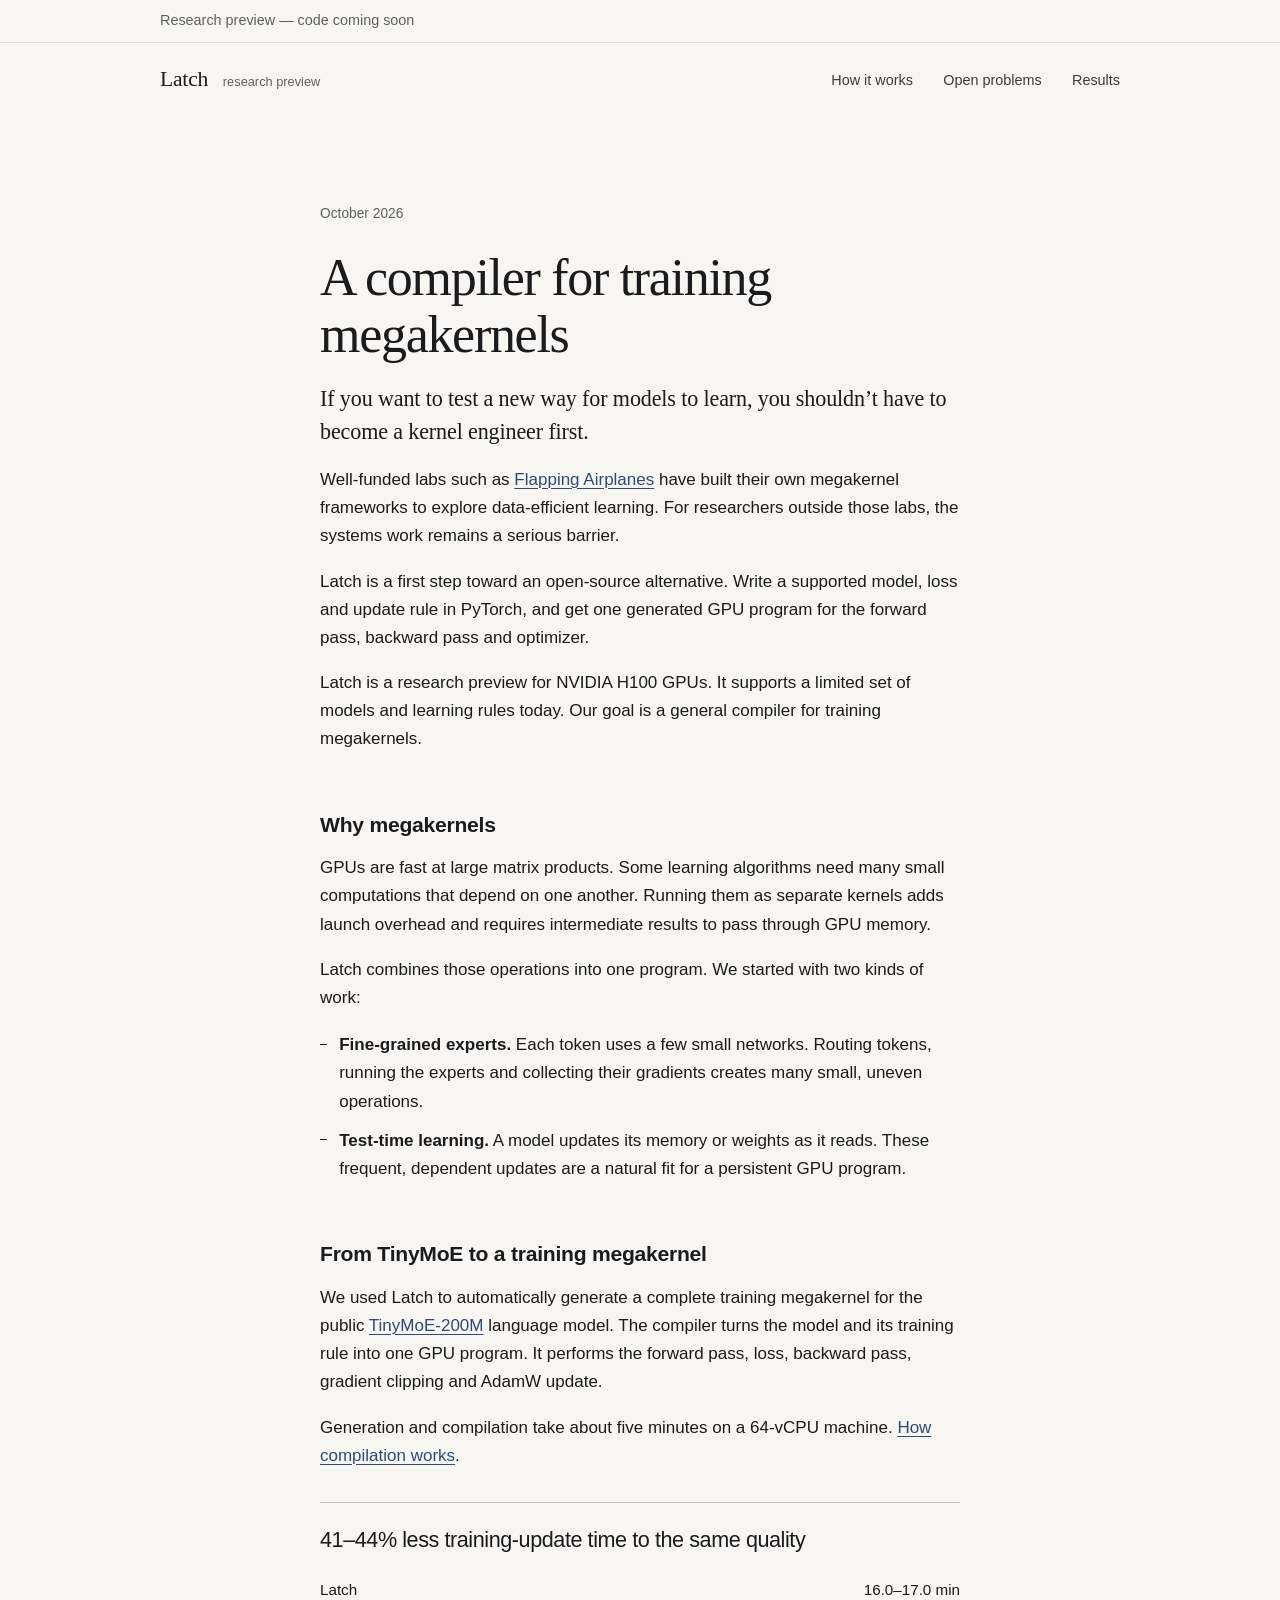
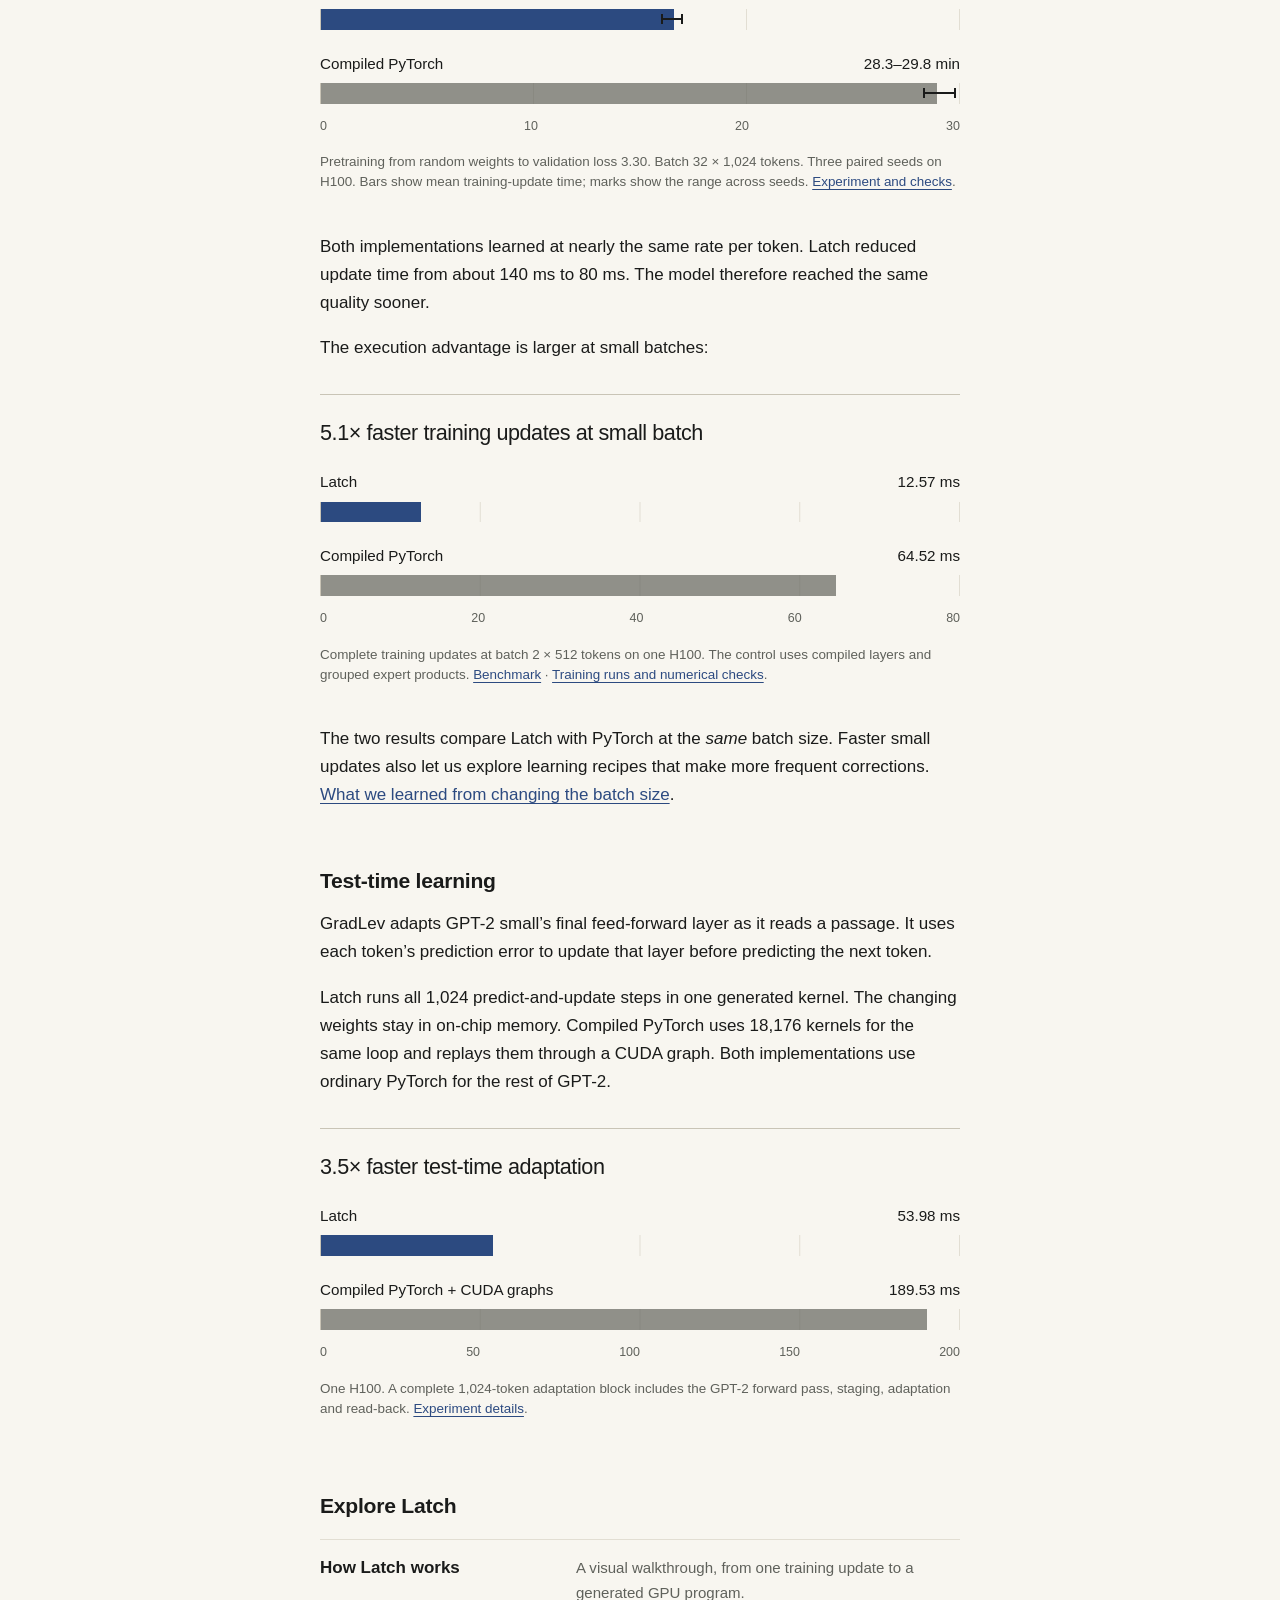
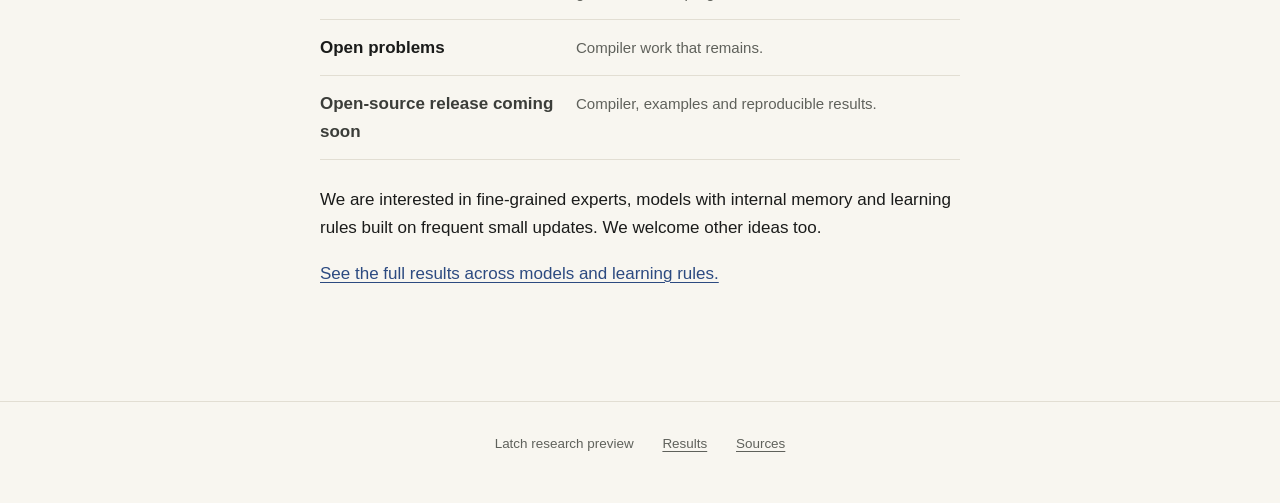
<file: index.html>
<!doctype html>
<html lang="en"><head><meta charset="utf-8"><meta name="viewport" content="width=device-width, initial-scale=1"><meta name="robots" content="noindex, nofollow, noarchive"><meta http-equiv="refresh" content="0; url=site/"><title>Latch — draft research preview</title></head><body><p><a href="site/">Read the Latch draft research preview</a>.</p></body></html>
</file>
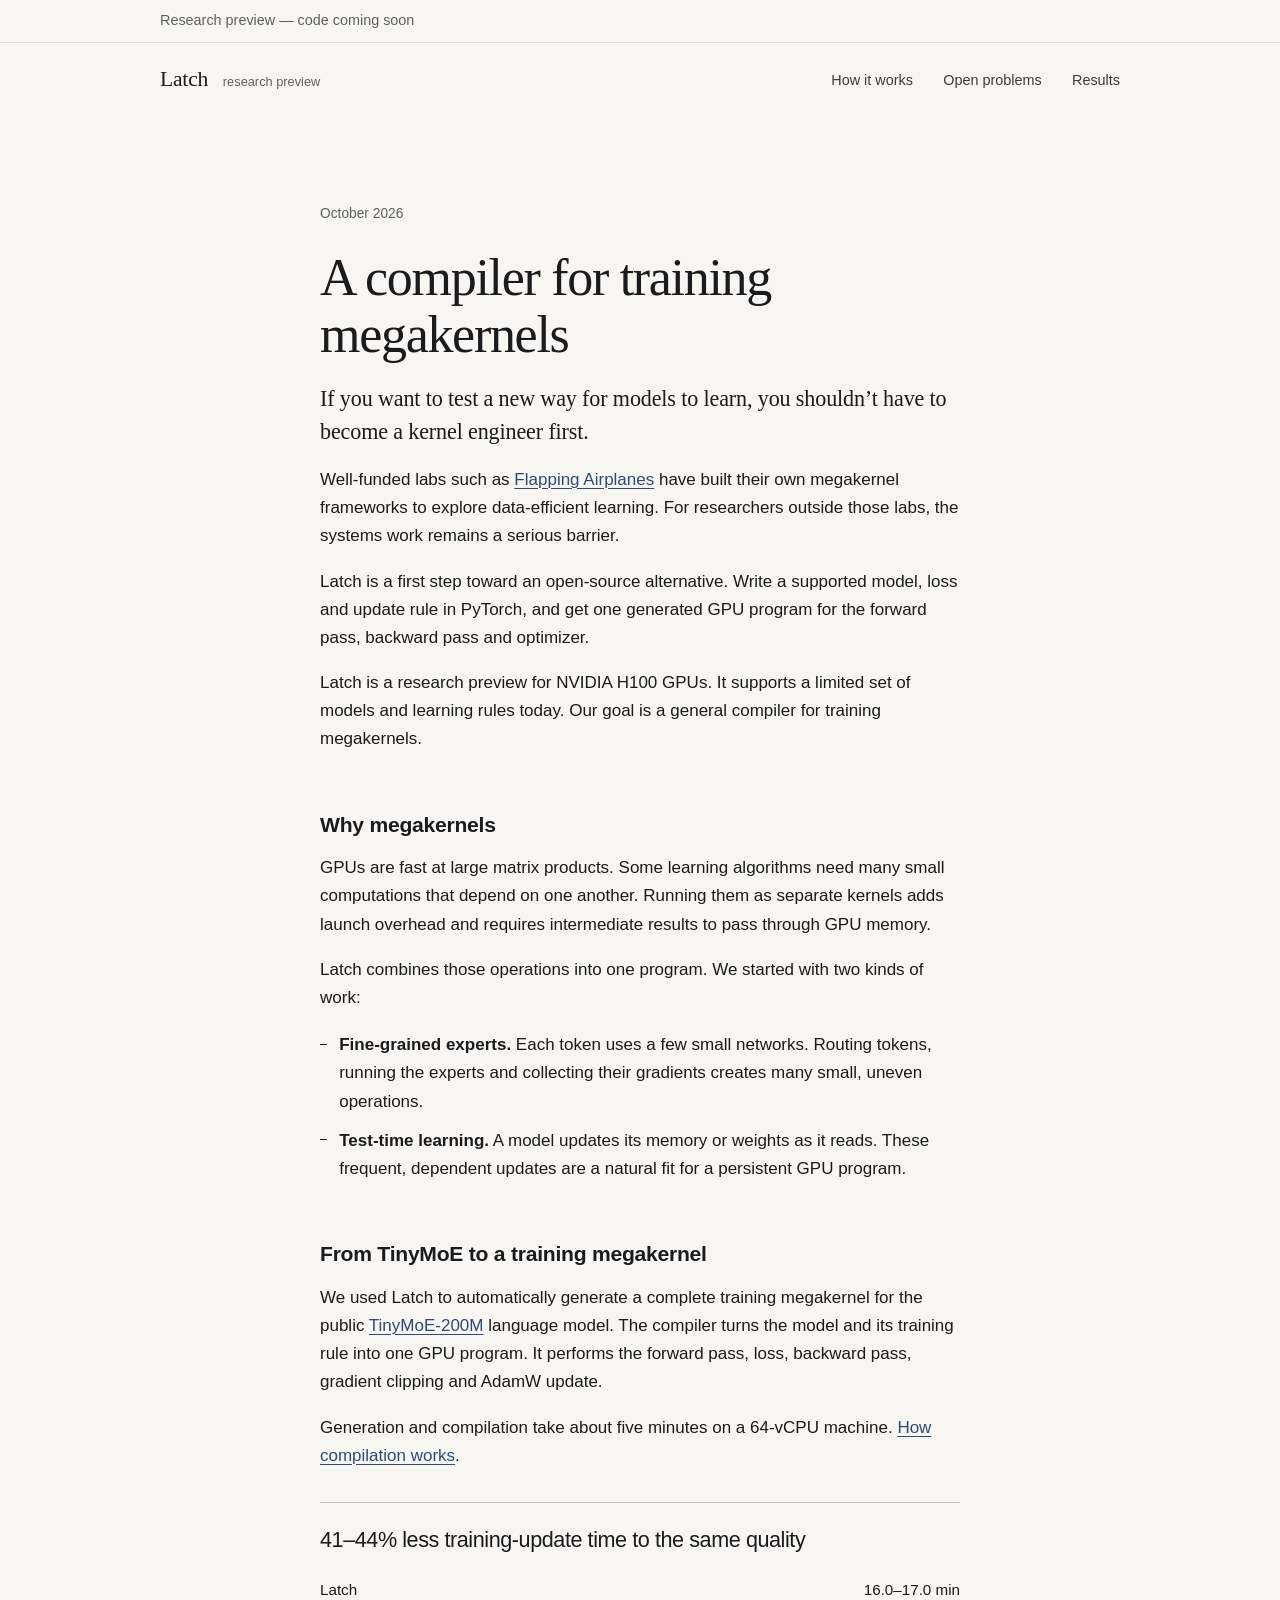
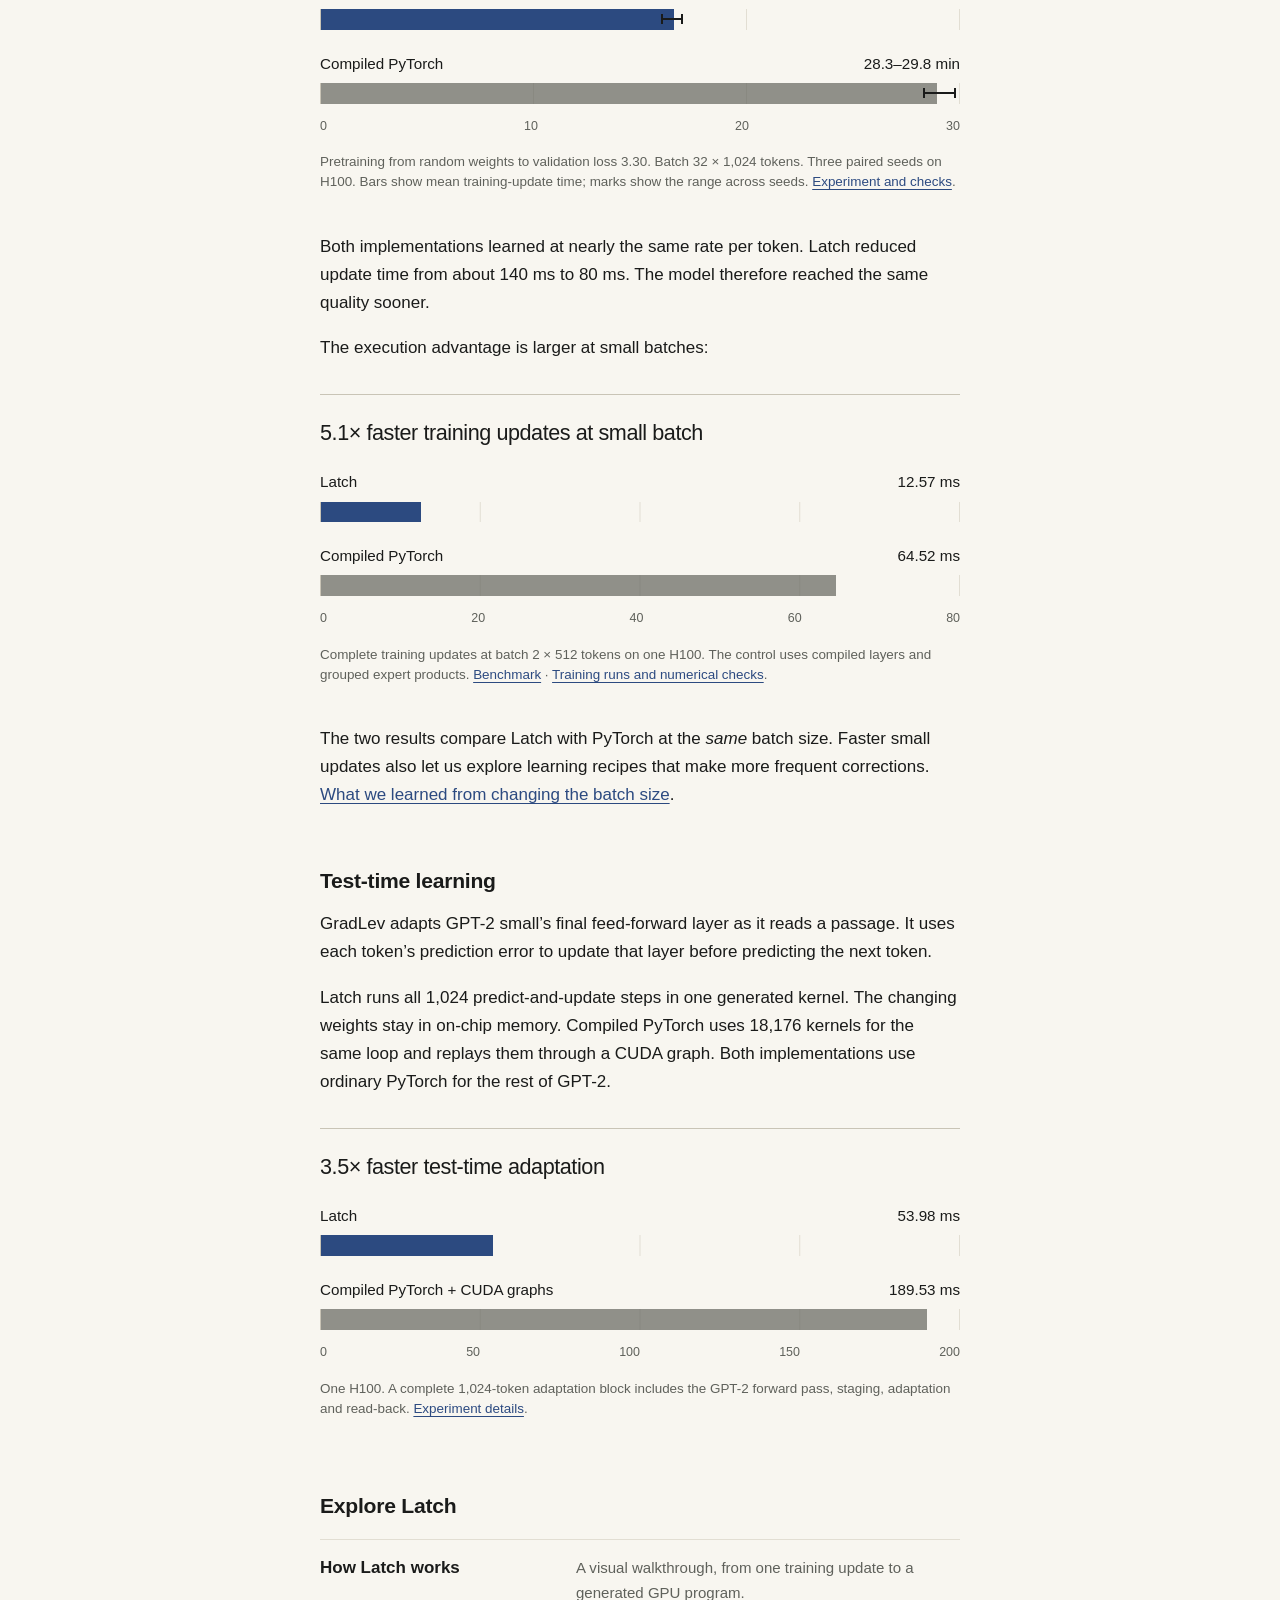
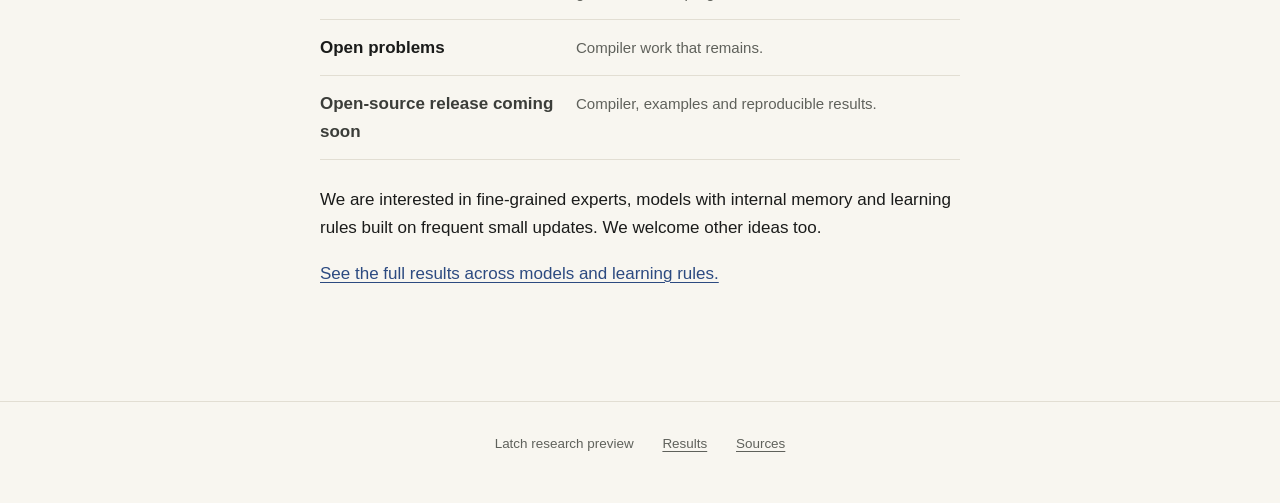
<file: site/index.html>
<!doctype html>
<html lang="en">
<head>
<meta charset="utf-8">
<meta name="viewport" content="width=device-width, initial-scale=1">
<title>Latch — a compiler for training megakernels</title>
<meta name="description" content="Latch is a compiler for generating training megakernels on NVIDIA H100 GPUs. Generate complete training updates and accelerate fine-grained learning.">
<link rel="icon" href="assets/favicon.svg" type="image/svg+xml">
<link rel="stylesheet" href="assets/site.css?v=15">
<script src="assets/config.js" defer></script>
<script src="assets/reading.js" defer></script>
</head>
<body>
<div class="draft-banner"><div class="wrap">Research preview — code coming soon</div></div>
<a class="skip" href="#main">Skip to content</a>
<header class="site-header">
  <div class="wrap">
    <a class="brand" href="./">Latch <span>research preview</span></a>
    <nav aria-label="Main">
      <ul>
        <li><a href="walkthrough.html">How it works</a></li>
        <li><a href="capabilities.html">Open problems</a></li>
        <li><a href="methodology.html">Results</a></li>
      </ul>
    </nav>
  </div>
</header>

<main id="main">
  <article class="wrap">
    <div class="article">
      <p class="meta"><span>October 2026</span></p>
      <h1>A compiler for training megakernels</h1>

      <p class="lede">If you want to test a new way for models to learn, you shouldn’t have to become a kernel engineer first.</p>

      <p>Well-funded labs such as <a href="https://x.com/flappyairplanes/status/2112955212612919318">Flapping Airplanes</a> have built their own megakernel frameworks to explore data-efficient learning. For researchers outside those labs, the systems work remains a serious barrier.</p>

      <p>Latch is a first step toward an open-source alternative. Write a supported model, loss and update rule in PyTorch, and get one generated GPU program for the forward pass, backward pass and optimizer.</p>

      <p>Latch is a research preview for NVIDIA H100 GPUs. It supports a limited set of models and learning rules today. Our goal is a general compiler for training megakernels.</p>

      <h2 id="why">Why megakernels</h2>

      <p>GPUs are fast at large matrix products. Some learning algorithms need many small computations that depend on one another. Running them as separate kernels adds launch overhead and requires intermediate results to pass through GPU memory.</p>

      <p>Latch combines those operations into one program. We started with two kinds of work:</p>

      <ul class="directions">
        <li><strong>Fine-grained experts.</strong> Each token uses a few small networks. Routing tokens, running the experts and collecting their gradients creates many small, uneven operations.</li>
        <li><strong>Test-time learning.</strong> A model updates its memory or weights as it reads. These frequent, dependent updates are a natural fit for a persistent GPU program.</li>
      </ul>

      <h2 id="tinymoe">From TinyMoE to a training megakernel</h2>

      <p>We used Latch to automatically generate a complete training megakernel for the public <a href="https://huggingface.co/FlameF0X/TinyMoE-200m-2x16">TinyMoE-200M</a> language model. The compiler turns the model and its training rule into one GPU program. It performs the forward pass, loss, backward pass, gradient clipping and AdamW update.</p>

      <p>Generation and compilation take about five minutes on a 64-vCPU machine. <a href="walkthrough.html#megakernel">How compilation works</a>.</p>

      <figure class="time-chart" style="--chart-steps:3" aria-labelledby="large-time-title large-time-caption">
<h3 id="large-time-title">41–44% less training-update time to the same quality</h3>
<div class="time-row is-latch" data-values="16.749833333333335,17.014666666666667,15.974333333333334" data-scale="30">
<div class="time-label"><span>Latch</span><span>16.0–17.0 min</span></div>
<div class="time-track" aria-hidden="true"><span class="time-fill" style="width:55.2654%"></span>
<span class="time-range" style="left:53.2478%;width:3.4678%"></span>
</div></div>
<div class="time-row" data-values="28.278666666666666,29.81383333333333,28.604333333333333" data-scale="30">
<div class="time-label"><span>Compiled PyTorch</span><span>28.3–29.8 min</span></div>
<div class="time-track" aria-hidden="true"><span class="time-fill" style="width:96.3298%"></span>
<span class="time-range" style="left:94.2622%;width:5.1172%"></span>
</div></div>
<div class="time-axis" aria-hidden="true"><span>0</span><span>10</span><span>20</span><span>30</span></div>
<figcaption id="large-time-caption">Pretraining from random weights to validation loss 3.30. Batch 32 × 1,024 tokens. Three paired seeds on H100. Bars show mean training-update time; marks show the range across seeds. <a href="sources.html#src-ttq">Experiment and checks</a>.</figcaption>
</figure>

      <p>Both implementations learned at nearly the same rate per token. Latch reduced update time from about 140 ms to 80 ms. The model therefore reached the same quality sooner.</p>

      <p>The execution advantage is larger at small batches:</p>

      <figure class="time-chart" style="--chart-steps:4" aria-labelledby="update-time-title update-time-caption">
<h3 id="update-time-title">5.1× faster training updates at small batch</h3>
<div class="time-row is-latch" data-values="12.57" data-scale="80">
<div class="time-label"><span>Latch</span><span>12.57 ms</span></div>
<div class="time-track" aria-hidden="true"><span class="time-fill" style="width:15.7125%"></span>
</div></div>
<div class="time-row" data-values="64.52" data-scale="80">
<div class="time-label"><span>Compiled PyTorch</span><span>64.52 ms</span></div>
<div class="time-track" aria-hidden="true"><span class="time-fill" style="width:80.6500%"></span>
</div></div>
<div class="time-axis" aria-hidden="true"><span>0</span><span>20</span><span>40</span><span>60</span><span>80</span></div>
<figcaption id="update-time-caption">Complete training updates at batch 2 × 512 tokens on one H100. The control uses compiled layers and grouped expert products. <a href="sources.html#src-final">Benchmark</a> · <a href="sources.html#src-small-batch">Training runs and numerical checks</a>.</figcaption>
</figure>

      <p>The two results compare Latch with PyTorch at the <em>same</em> batch size. Faster small updates also let us explore learning recipes that make more frequent corrections. <a href="sources.html#src-tuned">What we learned from changing the batch size</a>.</p>

      <h2 id="test-time-learning">Test-time learning</h2>

      <p>GradLev adapts GPT-2 small’s final feed-forward layer as it reads a passage. It uses each token’s prediction error to update that layer before predicting the next token.</p>

      <p>Latch runs all 1,024 predict-and-update steps in one generated kernel. The changing weights stay in on-chip memory. Compiled PyTorch uses 18,176 kernels for the same loop and replays them through a CUDA graph. Both implementations use ordinary PyTorch for the rest of GPT-2.</p>

      <figure class="time-chart" style="--chart-steps:4" aria-labelledby="gradlev-time-title gradlev-time-caption">
<h3 id="gradlev-time-title">3.5× faster test-time adaptation</h3>
<div class="time-row is-latch" data-values="53.98" data-scale="200">
<div class="time-label"><span>Latch</span><span>53.98 ms</span></div>
<div class="time-track" aria-hidden="true"><span class="time-fill" style="width:26.9900%"></span>
</div></div>
<div class="time-row" data-values="189.53" data-scale="200">
<div class="time-label"><span>Compiled PyTorch + CUDA graphs</span><span>189.53 ms</span></div>
<div class="time-track" aria-hidden="true"><span class="time-fill" style="width:94.7650%"></span>
</div></div>
<div class="time-axis" aria-hidden="true"><span>0</span><span>50</span><span>100</span><span>150</span><span>200</span></div>
<figcaption id="gradlev-time-caption">One H100. A complete 1,024-token adaptation block includes the GPT-2 forward pass, staging, adaptation and read-back. <a href="sources.html#src-final">Experiment details</a>.</figcaption>
</figure>

      <h2 id="next">Explore Latch</h2>

      <ul class="next-links">
        <li><a href="walkthrough.html">How Latch works</a><span>A visual walkthrough, from one training update to a generated GPU program.</span></li>
        <li><a href="capabilities.html">Open problems</a><span>Compiler work that remains.</span></li>
        <li><b class="pending-name" data-repo-pending>Open-source release coming soon</b><a data-repo-link hidden aria-disabled="true" href="get-started.html">Source repository</a><span>Compiler, examples and reproducible results.</span></li>
      </ul>

      <p>We are interested in fine-grained experts, models with internal memory and learning rules built on frequent small updates. We welcome other ideas too.</p>

      <p><a href="methodology.html">See the full results across models and learning rules.</a></p>
    </div>
  </article>
</main>

<footer class="site-footer">
  <div class="wrap">
    <span>Latch research preview</span>
    <a href="methodology.html">Results</a>
    <a href="sources.html">Sources</a>
    <a data-repo-link hidden aria-disabled="true" href="get-started.html">Repository</a>
  </div>
</footer>
</body>
</html>
</file>
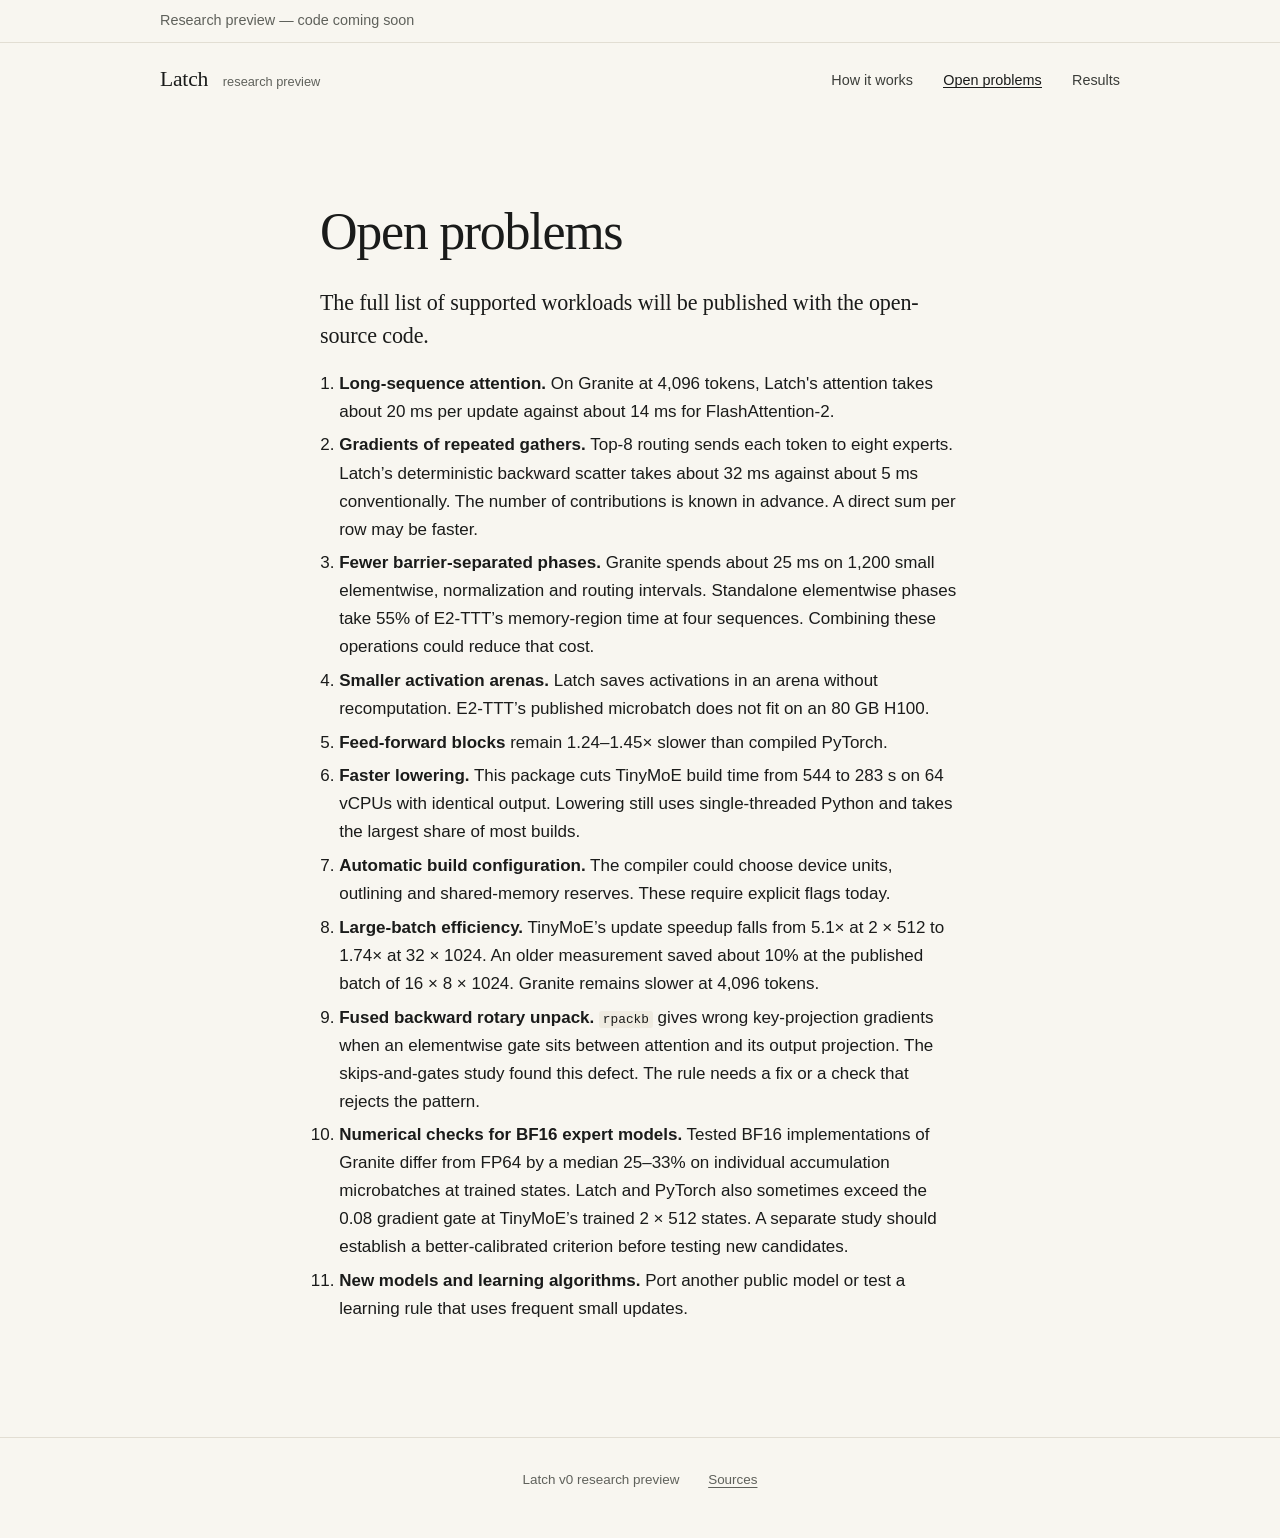
<file: site/capabilities.html>
<!doctype html>
<html lang="en">
<head>
<meta charset="utf-8">
<meta name="viewport" content="width=device-width, initial-scale=1">
<title>Latch — Open problems</title>
<meta name="description" content="Open compiler problems: performance, memory use, numerical checks and broader model support.">
<link rel="icon" href="assets/favicon.svg" type="image/svg+xml">
<link rel="stylesheet" href="assets/site.css?v=15">
<script src="assets/config.js" defer></script>
<script src="assets/reading.js" defer></script>
</head>
<body>
<div class="draft-banner"><div class="wrap">Research preview — code coming soon</div></div>
<a class="skip" href="#main">Skip to content</a>
<header class="site-header">
  <div class="wrap">
    <a class="brand" href="./">Latch <span>research preview</span></a>
    <nav aria-label="Main">
      <ul>
        <li><a href="walkthrough.html">How it works</a></li>
        <li><a href="capabilities.html" aria-current="page">Open problems</a></li>
        <li><a href="methodology.html">Results</a></li>
      </ul>
    </nav>
  </div>
</header>

<main id="main">
  <div class="wrap">
    <article class="prose" id="contribute">
      <h1>Open problems</h1>
      <p class="lede">The full list of supported workloads will be published with the open-source code.</p>
<ol class="plain">
<li><strong>Long-sequence attention.</strong> On Granite at 4,096 tokens, Latch's attention takes about 20 ms per update against about 14 ms for FlashAttention-2.</li>
<li><strong>Gradients of repeated gathers.</strong> Top-8 routing sends each token to eight experts. Latch’s deterministic backward scatter takes about 32 ms against about 5 ms conventionally. The number of contributions is known in advance. A direct sum per row may be faster.</li>
<li><strong>Fewer barrier-separated phases.</strong> Granite spends about 25 ms on 1,200 small elementwise, normalization and routing intervals. Standalone elementwise phases take 55% of E2-TTT’s memory-region time at four sequences. Combining these operations could reduce that cost.</li>
<li><strong>Smaller activation arenas.</strong> Latch saves activations in an arena without recomputation. E2-TTT’s published microbatch does not fit on an 80 GB H100.</li>
<li><strong>Feed-forward blocks</strong> remain 1.24–1.45× slower than compiled PyTorch.</li>
<li><strong>Faster lowering.</strong> This package cuts TinyMoE build time from 544 to 283 s on 64 vCPUs with identical output. Lowering still uses single-threaded Python and takes the largest share of most builds.</li>
<li><strong>Automatic build configuration.</strong> The compiler could choose device units, outlining and shared-memory reserves. These require explicit flags today.</li>
<li><strong>Large-batch efficiency.</strong> TinyMoE’s update speedup falls from 5.1× at 2 × 512 to 1.74× at 32 × 1024. An older measurement saved about 10% at the published batch of 16 × 8 × 1024. Granite remains slower at 4,096 tokens.</li>
<li><strong>Fused backward rotary unpack.</strong> <code>rpackb</code> gives wrong key-projection gradients when an elementwise gate sits between attention and its output projection. The skips-and-gates study found this defect. The rule needs a fix or a check that rejects the pattern.</li>
<li><strong>Numerical checks for BF16 expert models.</strong> Tested BF16 implementations of Granite differ from FP64 by a median 25–33% on individual accumulation microbatches at trained states. Latch and PyTorch also sometimes exceed the 0.08 gradient gate at TinyMoE’s trained 2 × 512 states. A separate study should establish a better-calibrated criterion before testing new candidates.</li>
<li><strong>New models and learning algorithms.</strong> Port another public model or test a learning rule that uses frequent small updates.</li>
</ol>
    </article>
  </div>
</main>

<footer class="site-footer">
  <div class="wrap">
    <span>Latch v0 research preview</span>
    <a href="sources.html">Sources</a>
    <a data-repo-link hidden aria-disabled="true" href="get-started.html">Repository</a>
  </div>
</footer>
</body>
</html>
</file>
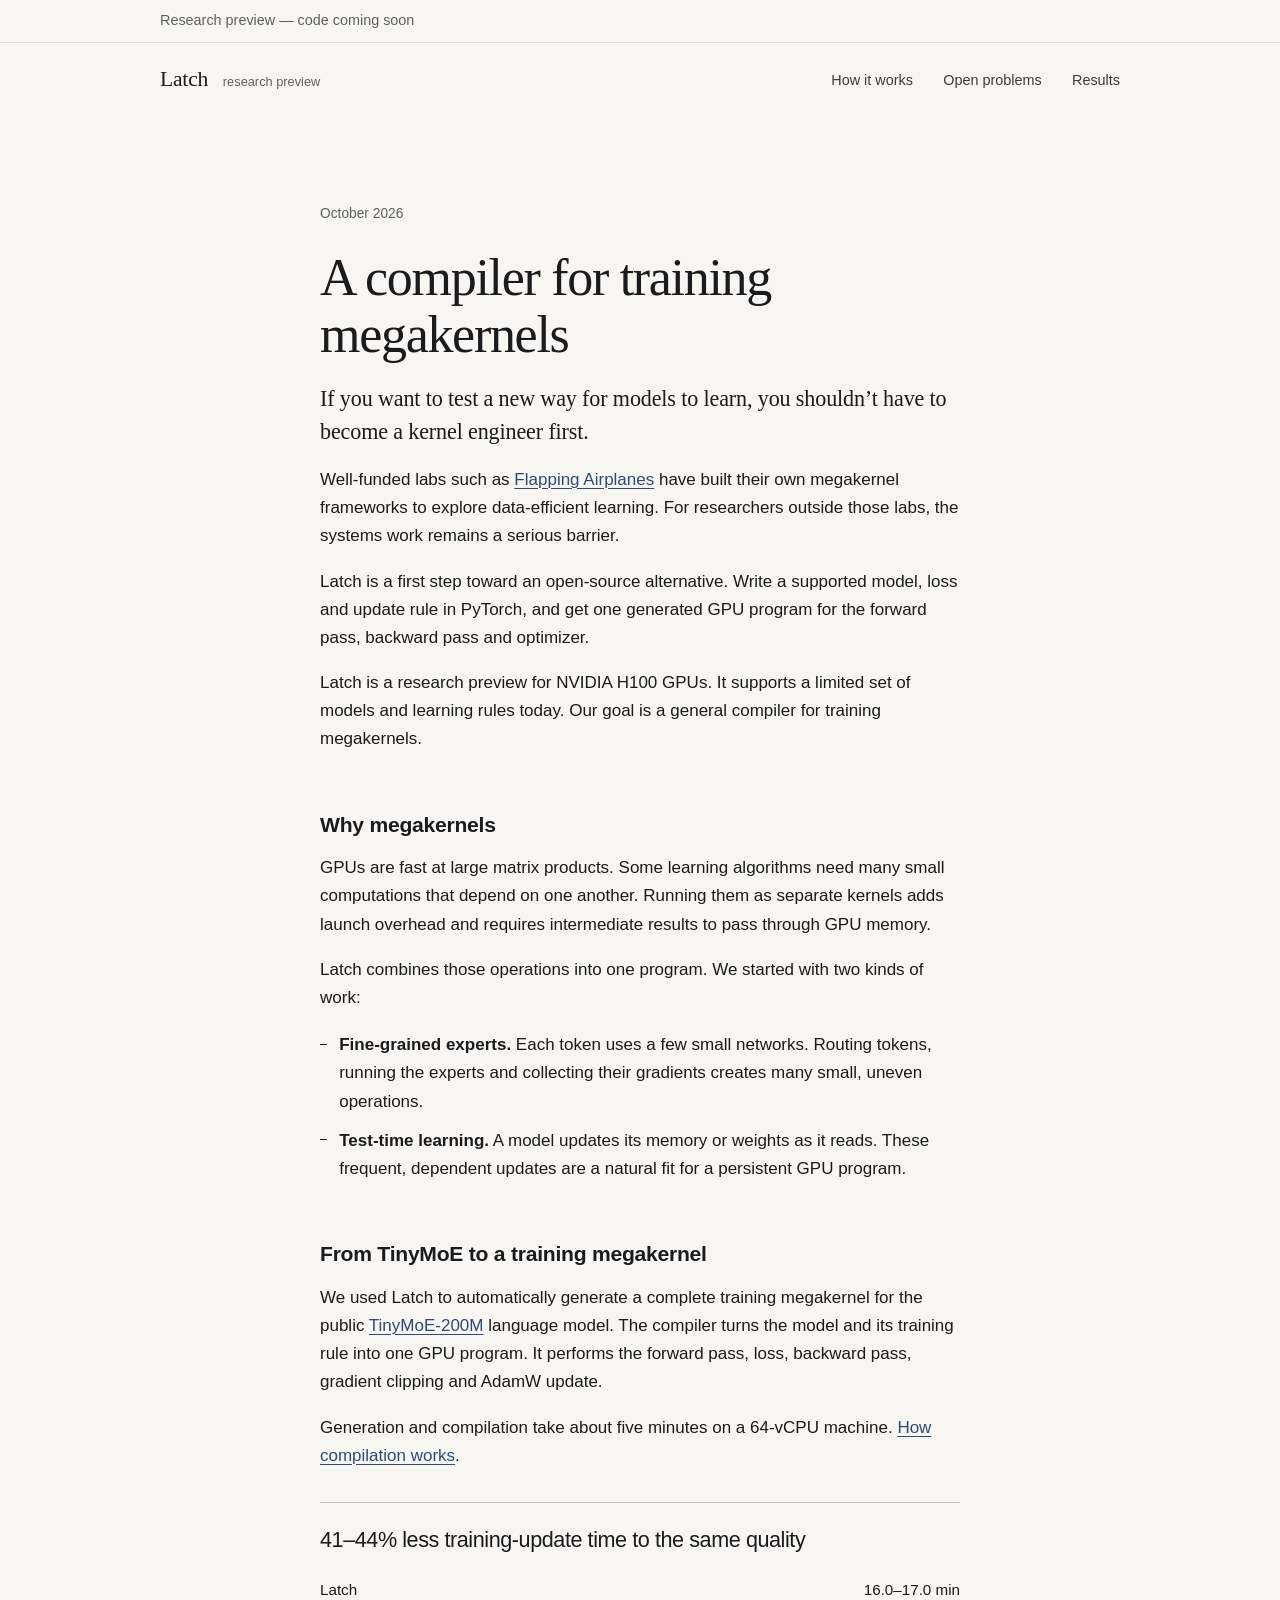
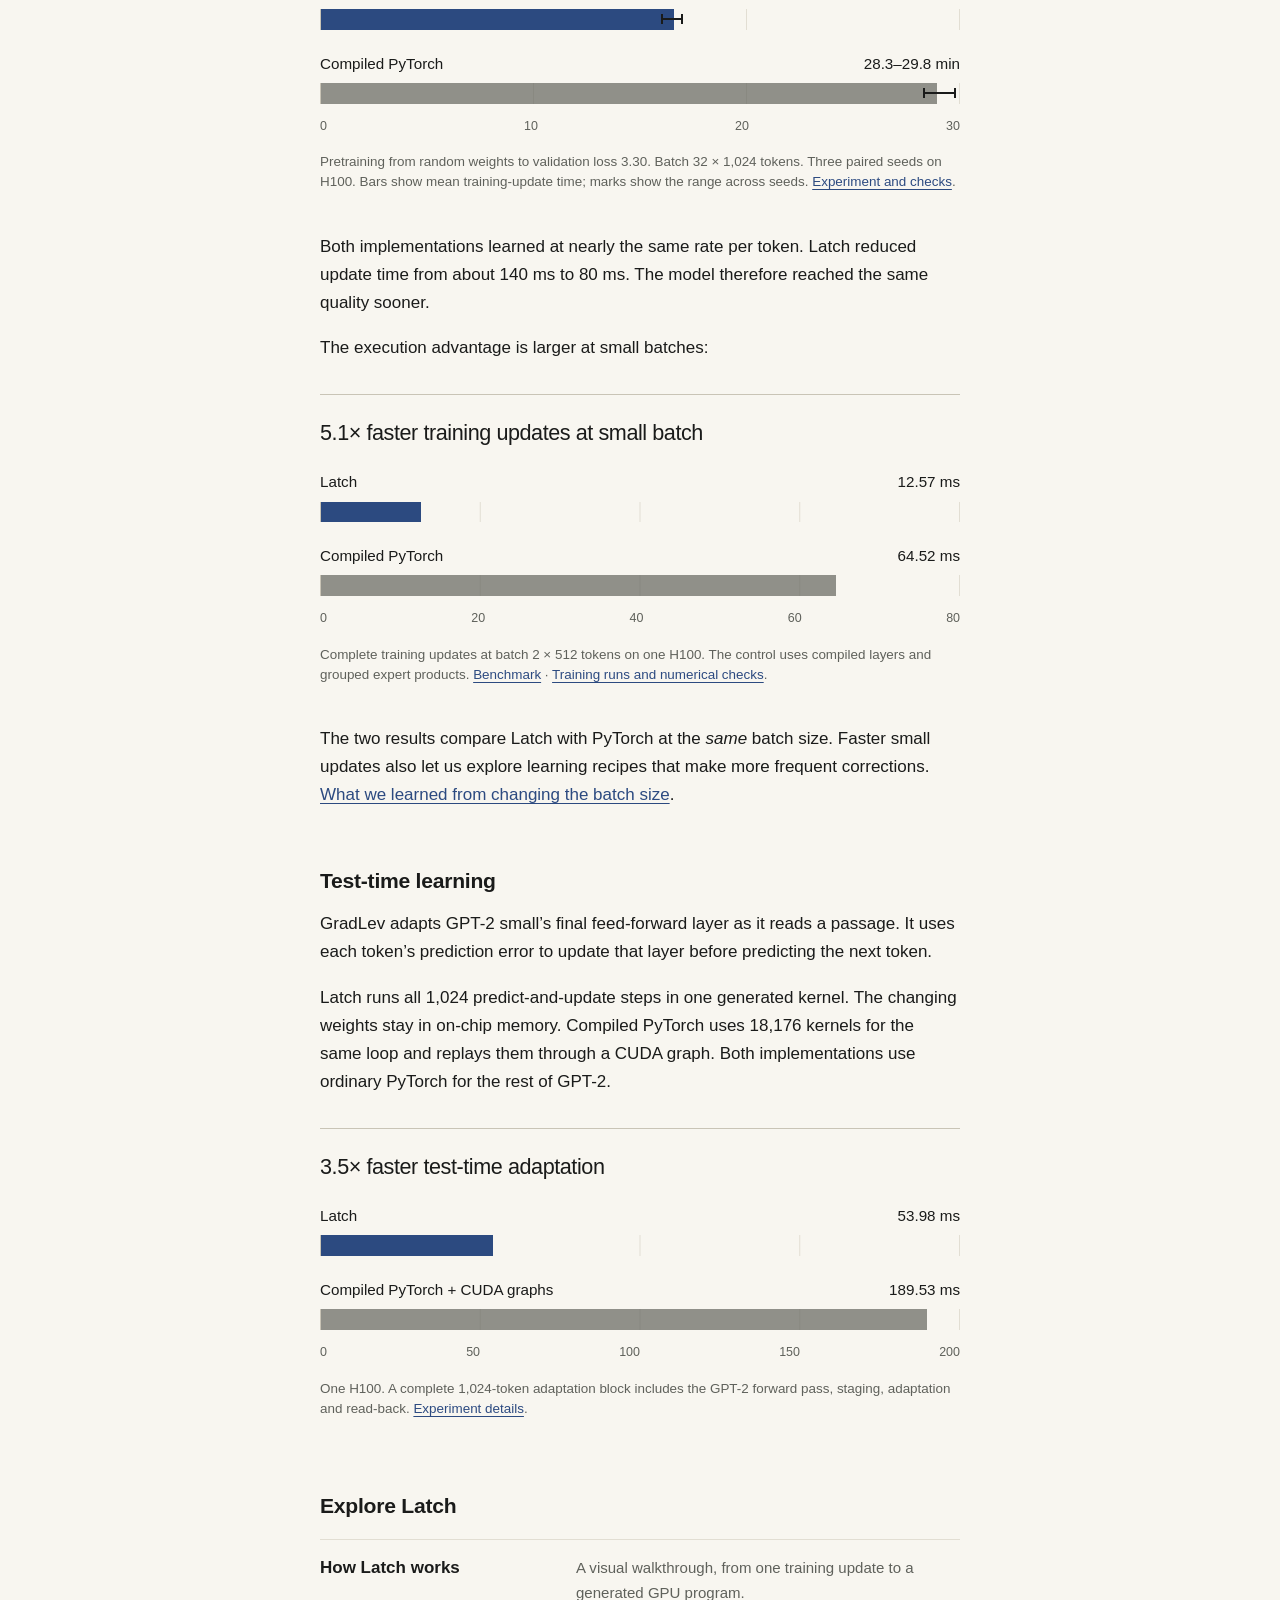
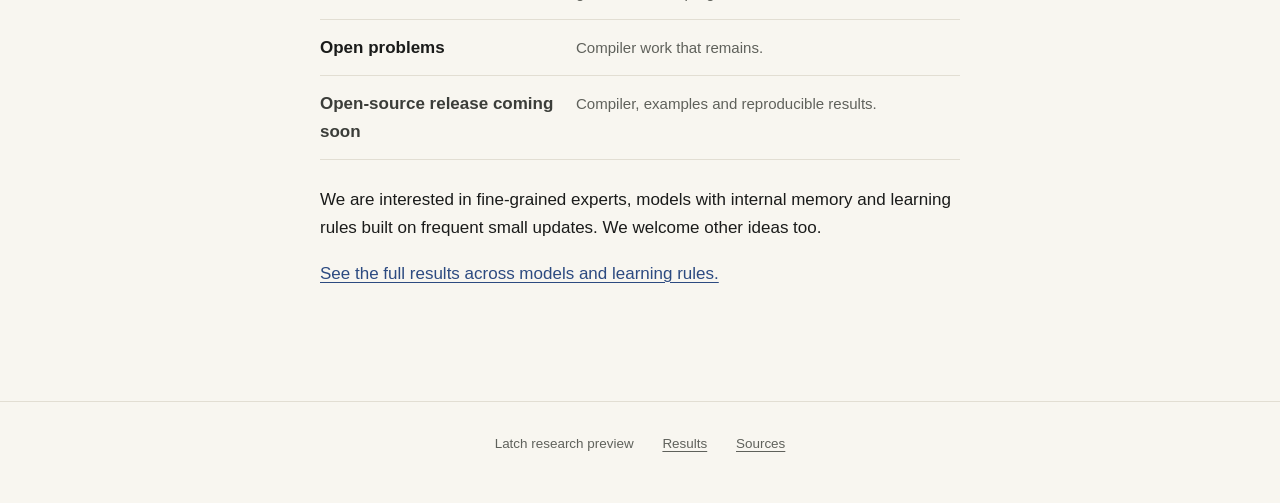
<file: site/draft-notes.html>
<!doctype html>
<html lang="en"><head><meta charset="utf-8"><title>Latch research preview</title><meta http-equiv="refresh" content="0;url=./"></head><body><p><a href="./">Latch research preview — code coming soon</a></p></body></html>
</file>
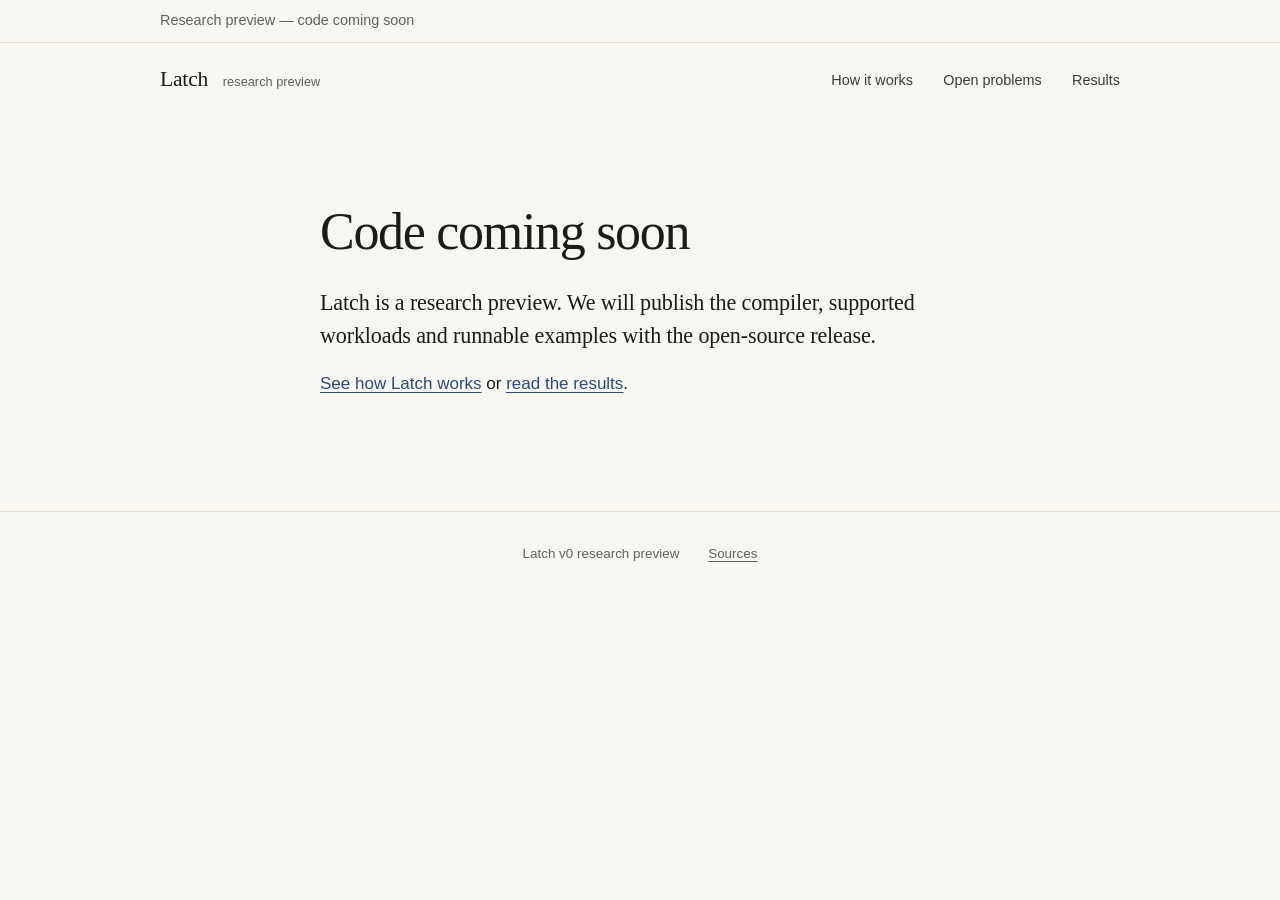
<file: site/get-started.html>
<!doctype html>
<html lang="en">
<head>
<meta charset="utf-8">
<meta name="viewport" content="width=device-width, initial-scale=1">
<title>Latch — Code coming soon</title>
<meta name="description" content="Latch research preview. The compiler code and runnable examples are coming soon.">
<link rel="icon" href="assets/favicon.svg" type="image/svg+xml">
<link rel="stylesheet" href="assets/site.css?v=15">
<script src="assets/config.js" defer></script>
<script src="assets/reading.js" defer></script>
</head>
<body>
<div class="draft-banner"><div class="wrap">Research preview — code coming soon</div></div>
<a class="skip" href="#main">Skip to content</a>
<header class="site-header">
  <div class="wrap">
    <a class="brand" href="./">Latch <span>research preview</span></a>
    <nav aria-label="Main">
      <ul>
        <li><a href="walkthrough.html">How it works</a></li>
        <li><a href="capabilities.html">Open problems</a></li>
        <li><a href="methodology.html">Results</a></li>
      </ul>
    </nav>
  </div>
</header>

<main id="main">
  <div class="wrap">
    <article class="prose">
      <h1>Code coming soon</h1>
      <p class="lede">Latch is a research preview. We will publish the compiler, supported workloads and runnable examples with the open-source release.</p>
      <p id="run-it"><a href="walkthrough.html">See how Latch works</a> or <a href="methodology.html">read the results</a>.</p>
      <span id="what-to-change"></span><span id="command-status"></span>
    </article>
  </div>
</main>

<footer class="site-footer">
  <div class="wrap">
    <span>Latch v0 research preview</span>
    <a href="sources.html">Sources</a>
    <a data-repo-link hidden aria-disabled="true" href="get-started.html">Repository</a>
  </div>
</footer>
</body>
</html>
</file>
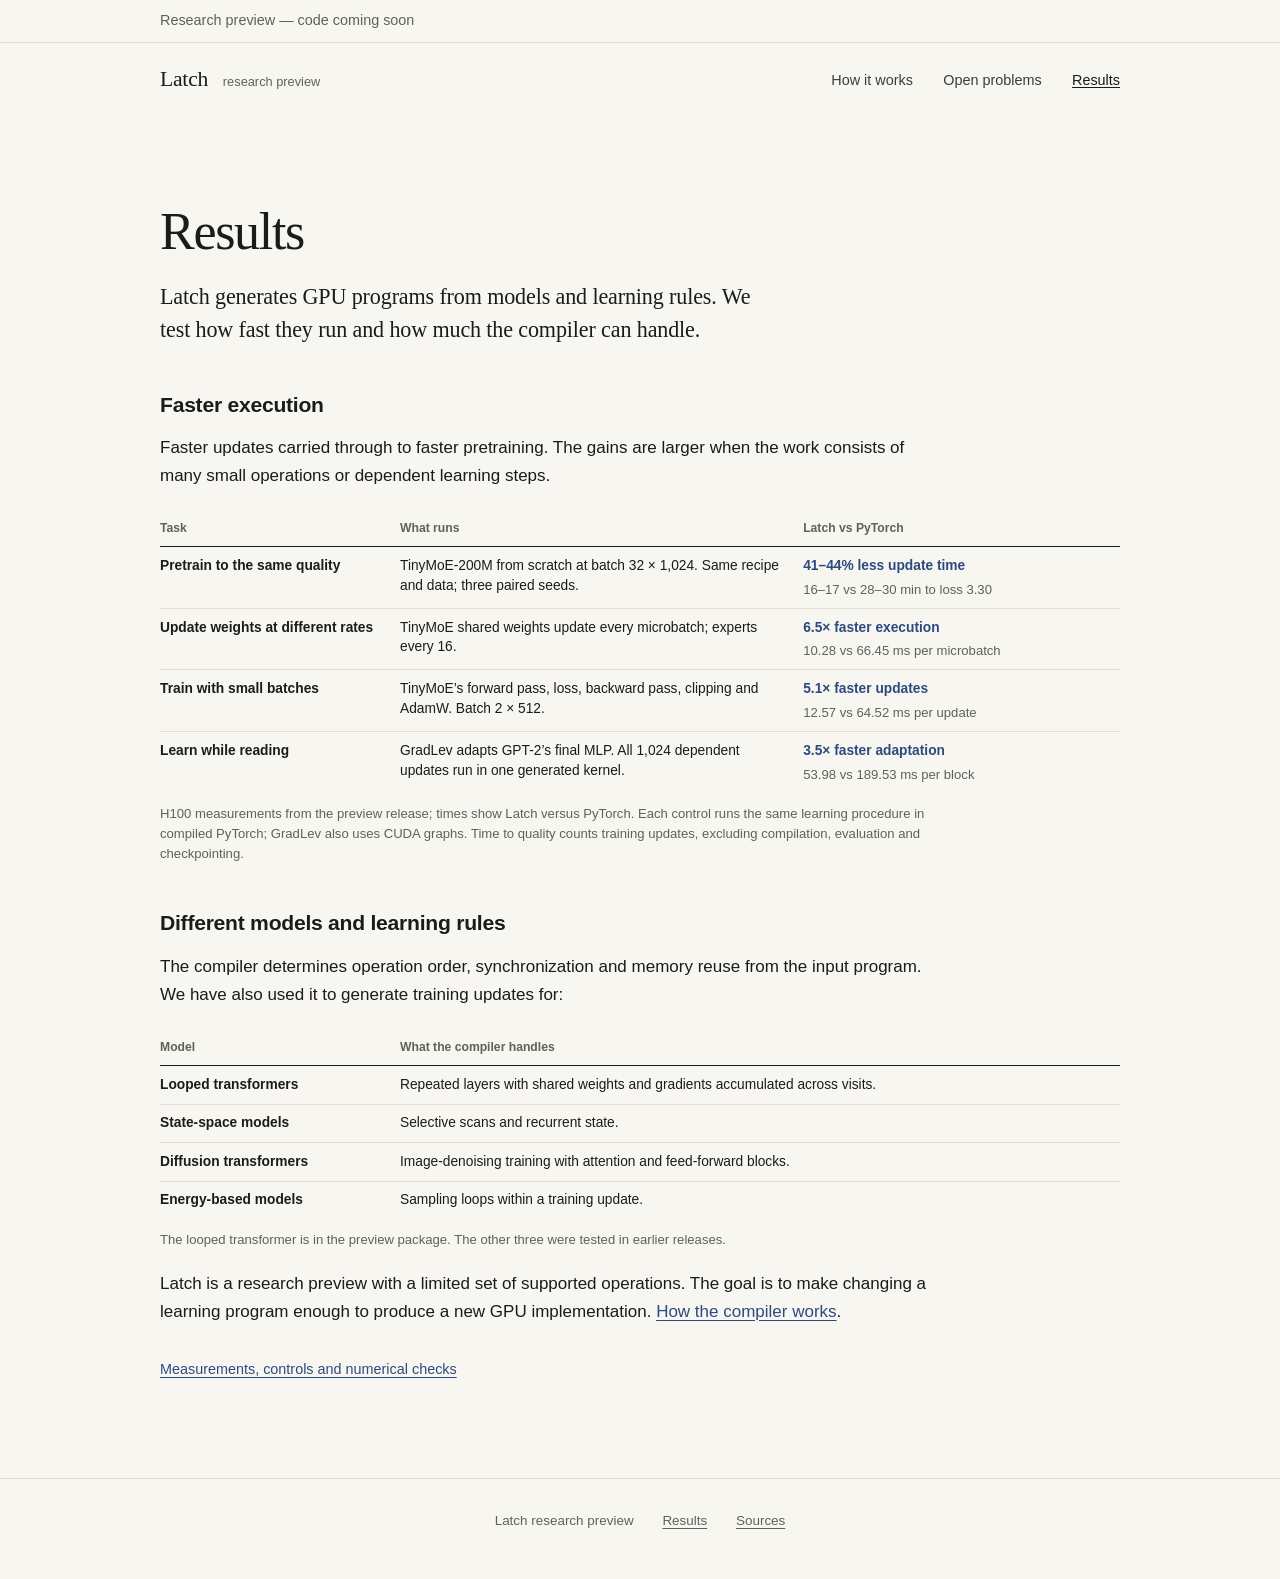
<file: site/methodology.html>
<!doctype html>
<html lang="en">
<head>
<meta charset="utf-8">
<meta name="viewport" content="width=device-width, initial-scale=1">
<title>Latch — Results</title>
<meta name="description" content="Latch results: faster training and generated GPU programs across different models and learning rules.">
<link rel="icon" href="assets/favicon.svg" type="image/svg+xml">
<link rel="stylesheet" href="assets/site.css?v=15">
<script src="assets/config.js" defer></script>
<script src="assets/reading.js" defer></script>
</head>
<body>
<div class="draft-banner"><div class="wrap">Research preview — code coming soon</div></div>
<a class="skip" href="#main">Skip to content</a>
<header class="site-header">
  <div class="wrap">
    <a class="brand" href="./">Latch <span>research preview</span></a>
    <nav aria-label="Main">
      <ul>
        <li><a href="walkthrough.html">How it works</a></li>
        <li><a href="capabilities.html">Open problems</a></li>
        <li><a href="methodology.html" aria-current="page">Results</a></li>
      </ul>
    </nav>
  </div>
</header>

<main id="main" class="results-page">
  <article class="wrap">
    <div class="article">
      <h1>Results</h1>
      <p class="lede">Latch generates GPU programs from models and learning rules. We test how fast they run and how much the compiler can handle.</p>
    </div>

    <section id="execution" aria-labelledby="execution-title">
      <h2 id="execution-title">Faster execution</h2>
      <p>Faster updates carried through to faster pretraining. The gains are larger when the work consists of many small operations or dependent learning steps.</p>
      <div class="table-wrap">
        <table class="stack result-highlights">
          <caption class="visually-hidden">Execution results on H100. Timings are Latch versus compiled PyTorch.</caption>
          <thead><tr><th scope="col">Task</th><th scope="col">What runs</th><th scope="col">Latch vs PyTorch</th></tr></thead>
          <tbody>
            <tr>
              <th scope="row">Pretrain to the same quality</th>
              <td data-label="What runs">TinyMoE-200M from scratch at batch 32 × 1,024. Same recipe and data; three paired seeds.</td>
              <td data-label="Result"><a href="sources.html#src-ttq"><strong>41–44% less update time</strong></a><span class="result-detail">16–17 vs 28–30 min to loss 3.30</span></td>
            </tr>
            <tr>
              <th scope="row">Update weights at different rates</th>
              <td data-label="What runs">TinyMoE shared weights update every microbatch; experts every 16.</td>
              <td data-label="Result"><a href="sources.html#src-final"><strong>6.5× faster execution</strong></a><span class="result-detail">10.28 vs 66.45 ms per microbatch</span></td>
            </tr>
            <tr>
              <th scope="row">Train with small batches</th>
              <td data-label="What runs">TinyMoE’s forward pass, loss, backward pass, clipping and AdamW. Batch 2 × 512.</td>
              <td data-label="Result"><a href="sources.html#src-small-batch"><strong>5.1× faster updates</strong></a><span class="result-detail">12.57 vs 64.52 ms per update</span></td>
            </tr>
            <tr>
              <th scope="row">Learn while reading</th>
              <td data-label="What runs">GradLev adapts GPT-2’s final MLP. All 1,024 dependent updates run in one generated kernel.</td>
              <td data-label="Result"><a href="sources.html#src-final"><strong>3.5× faster adaptation</strong></a><span class="result-detail">53.98 vs 189.53 ms per block</span></td>
            </tr>
          </tbody>
        </table>
      </div>
      <p class="result-footnote">H100 measurements from the preview release; times show Latch versus PyTorch. Each control runs the same learning procedure in compiled PyTorch; GradLev also uses CUDA graphs. Time to quality counts training updates, excluding compilation, evaluation and checkpointing.</p>
    </section>

    <section id="compiler" aria-labelledby="compiler-title">
      <h2 id="compiler-title">Different models and learning rules</h2>
      <p>The compiler determines operation order, synchronization and memory reuse from the input program. We have also used it to generate training updates for:</p>
      <div class="table-wrap">
        <table class="stack compiler-examples">
          <caption class="visually-hidden">Examples of different computation patterns handled by the compiler.</caption>
          <thead><tr><th scope="col">Model</th><th scope="col">What the compiler handles</th></tr></thead>
          <tbody>
            <tr><th scope="row">Looped transformers</th><td data-label="Compiler handles">Repeated layers with shared weights and gradients accumulated across visits.</td></tr>
            <tr><th scope="row">State-space models</th><td data-label="Compiler handles">Selective scans and recurrent state.</td></tr>
            <tr><th scope="row">Diffusion transformers</th><td data-label="Compiler handles">Image-denoising training with attention and feed-forward blocks.</td></tr>
            <tr><th scope="row">Energy-based models</th><td data-label="Compiler handles">Sampling loops within a training update.</td></tr>
          </tbody>
        </table>
      </div>
      <p class="result-footnote">The looped transformer is in the preview package. The other three were tested in earlier releases.</p>
      <p>Latch is a research preview with a limited set of supported operations. The goal is to make changing a learning program enough to produce a new GPU implementation. <a href="walkthrough.html#megakernel">How the compiler works</a>.</p>
    </section>
    <p class="result-sources"><a href="sources.html">Measurements, controls and numerical checks</a></p>
  </article>
</main>

<footer class="site-footer">
  <div class="wrap">
    <span>Latch research preview</span>
    <a href="methodology.html">Results</a>
    <a href="sources.html">Sources</a>
    <a data-repo-link hidden aria-disabled="true" href="get-started.html">Repository</a>
  </div>
</footer>
</body>
</html>
</file>
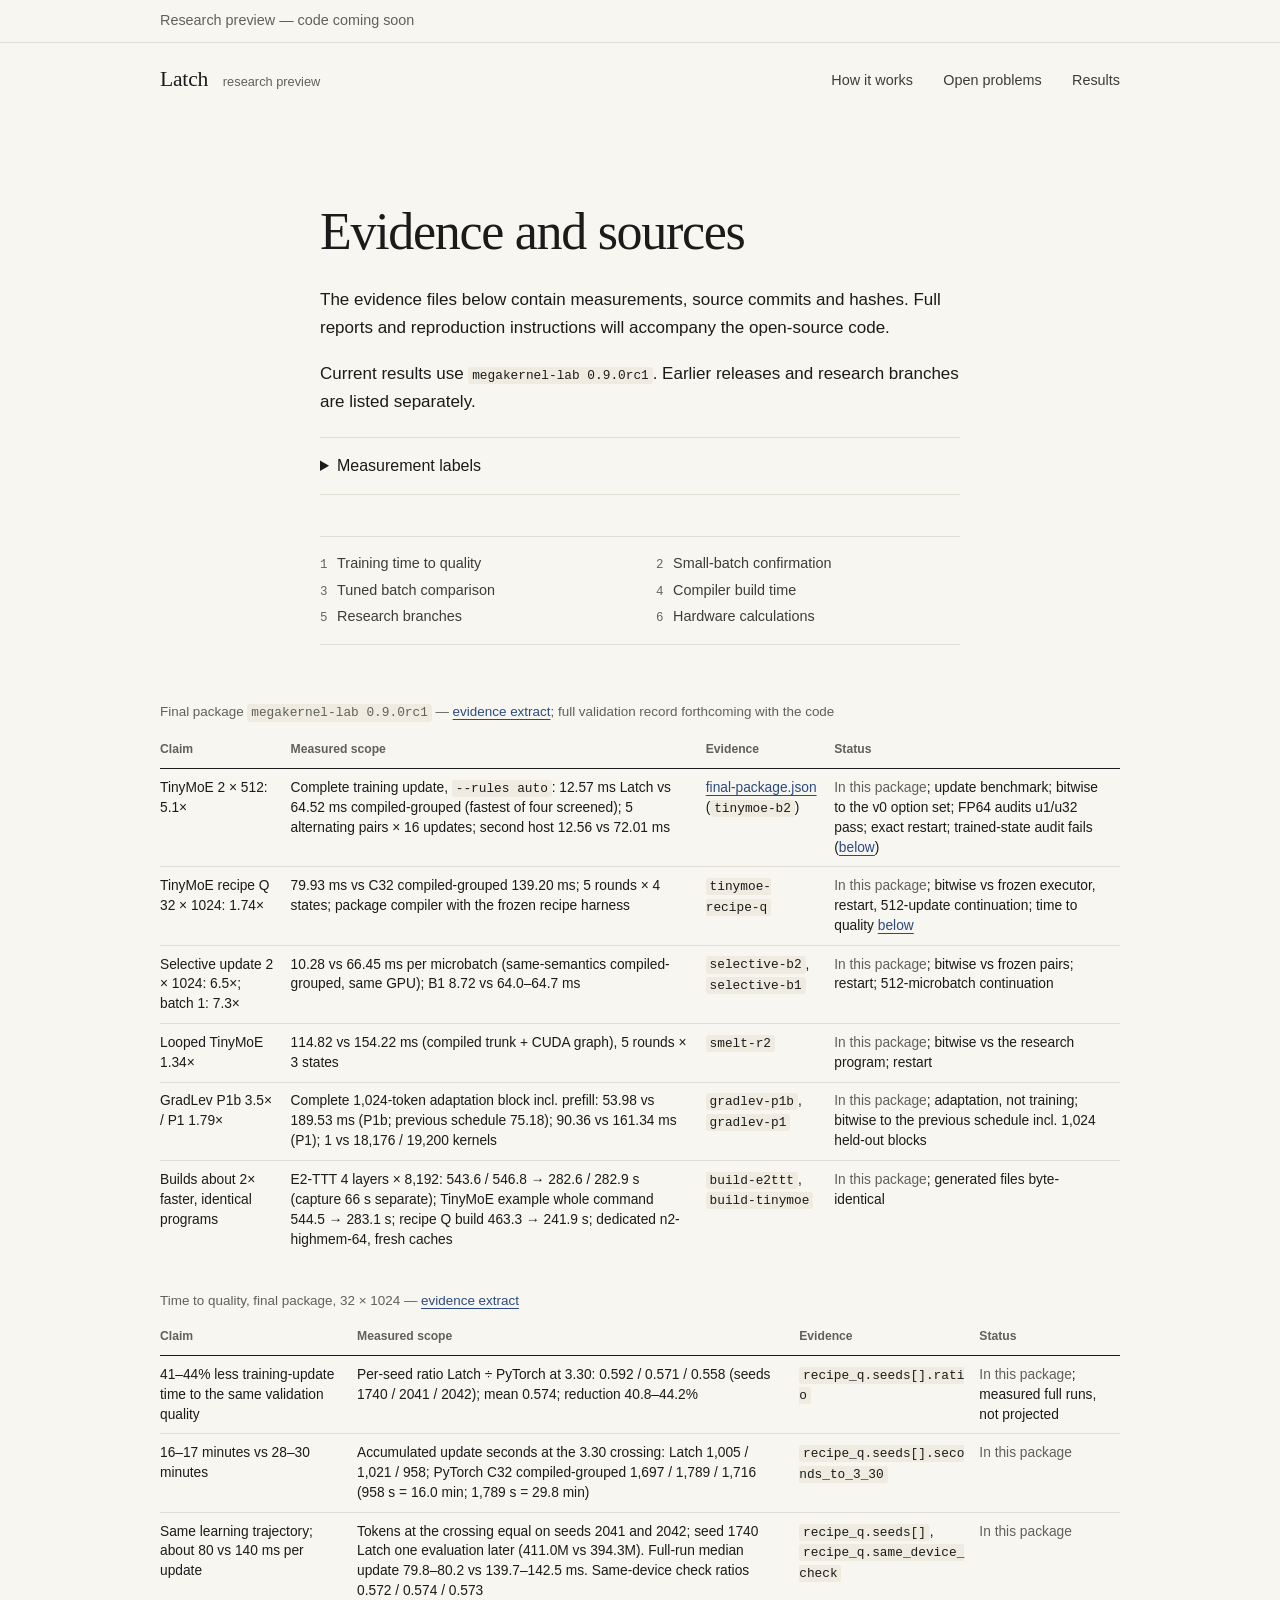
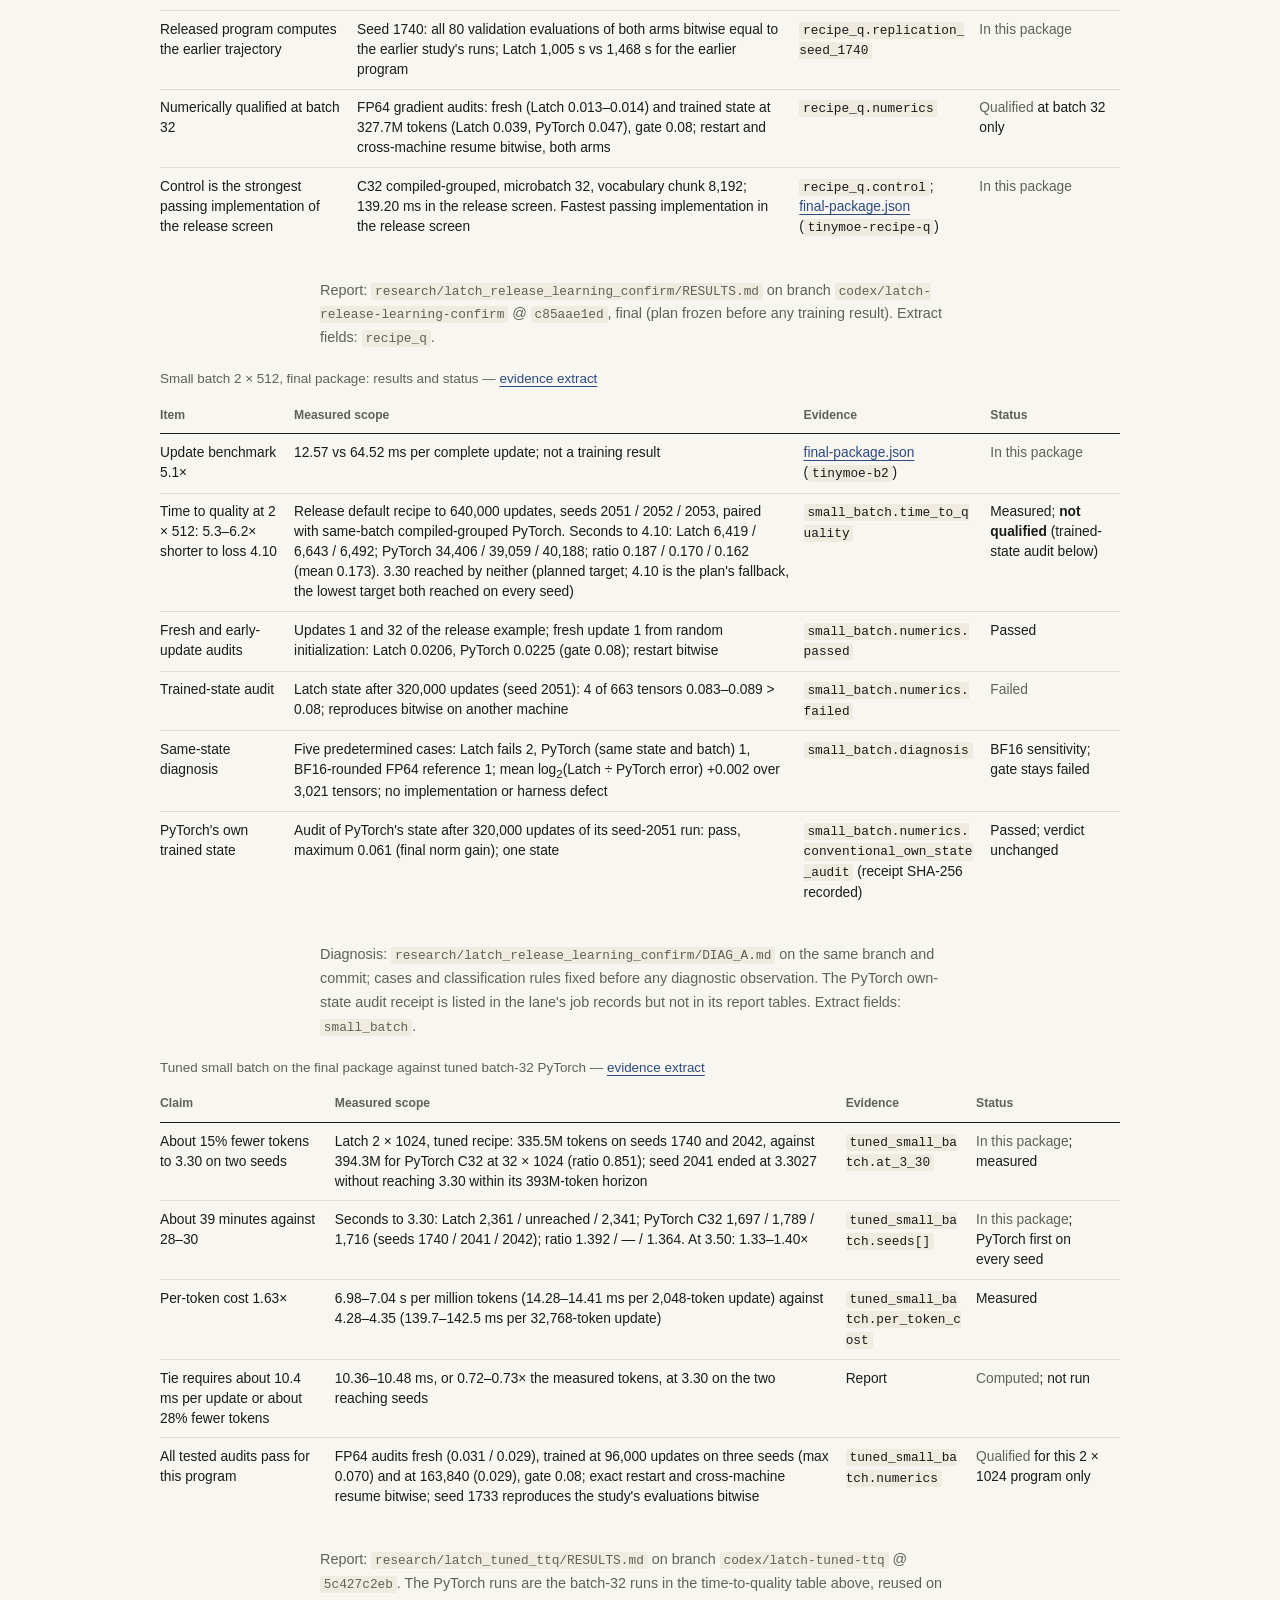
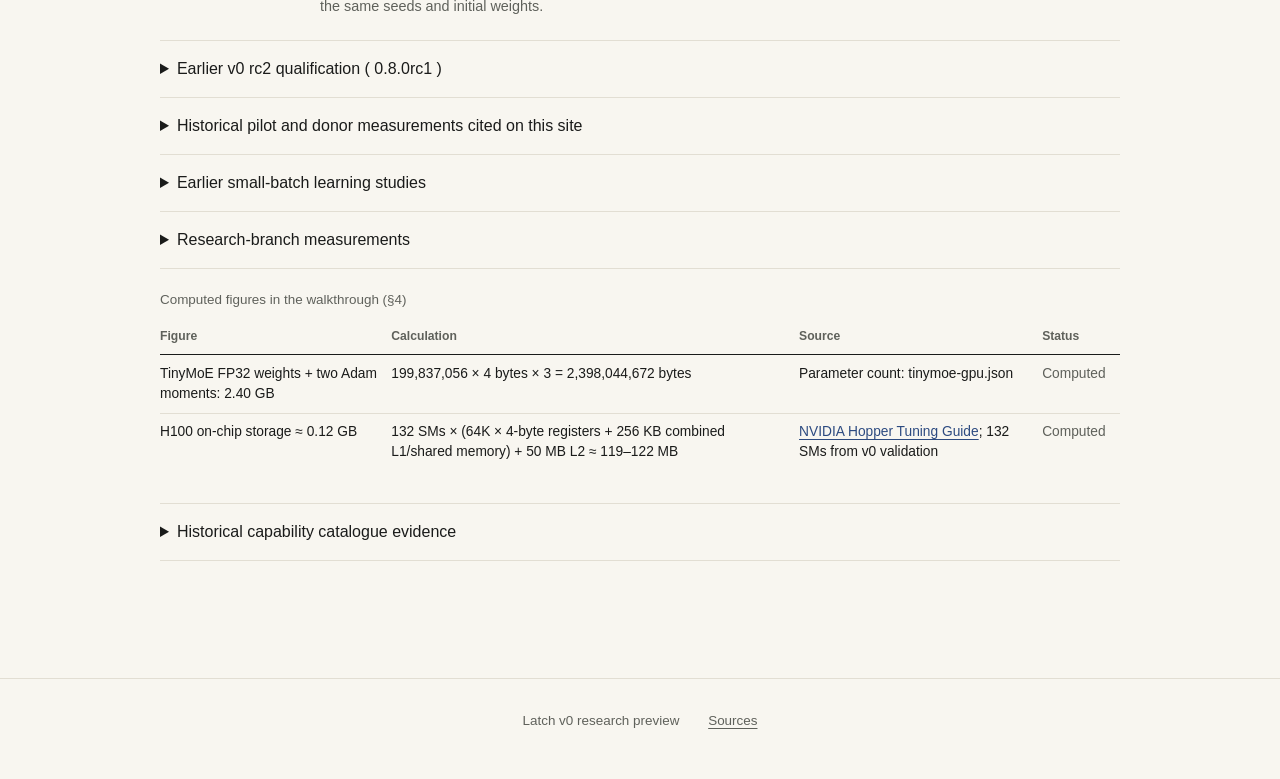
<file: site/sources.html>
<!doctype html>
<html lang="en">
<head>
<meta charset="utf-8">
<meta name="viewport" content="width=device-width, initial-scale=1">
<title>Latch Sources</title>
<meta name="description" content="Evidence files, controls and study records for Latch’s training and adaptation results.">
<link rel="icon" href="assets/favicon.svg" type="image/svg+xml">
<link rel="stylesheet" href="assets/site.css?v=15">
<script src="assets/config.js" defer></script>
<script src="assets/reading.js" defer></script>
</head>
<body>
<div class="draft-banner"><div class="wrap">Research preview — code coming soon</div></div>
<a class="skip" href="#main">Skip to content</a>
<header class="site-header">
  <div class="wrap">
    <a class="brand" href="./">Latch <span>research preview</span></a>
    <nav aria-label="Main">
      <ul>
        <li><a href="walkthrough.html">How it works</a></li>
        <li><a href="capabilities.html">Open problems</a></li>
        <li><a href="methodology.html">Results</a></li>
      </ul>
    </nav>
  </div>
</header>

<main id="main">
  <div class="wrap">
    <div class="prose">

      <h1>Evidence and sources</h1>
      <p>The evidence files below contain measurements, source commits and hashes. Full reports and reproduction instructions will accompany the open-source code.</p>
      <p>Current results use <code>megakernel-lab 0.9.0rc1</code>. Earlier releases and research branches are listed separately.</p>
      <details class="reading-details"><summary>Measurement labels</summary>

      <ul class="plain">
        <li><span class="tag pilot">Pilot</span> A single-seed study. Follow-up experiments did not confirm the small-batch pilot’s advantage.</li>
        <li><span class="tag research">Research branch</span> A study on a separate compiler branch. Its workload is not included in the installed package.</li>
        <li><span class="tag prov">Requalification pending</span> Built with the <code>rowchain</code> rule before its arena race was fixed. The program needs to be rebuilt and checked.</li>
        <li><span class="tag">Computed</span> Calculated from published specifications or parameter counts.</li>
        <li><span class="tag v0">In this package</span> Measured with package <code>0.9.0rc1</code>. Each record gives the timing and checks performed.</li>
        <li><span class="tag ok">Verified in v0</span> checks of the earlier v0 rc2 package (<code>0.8.0rc1</code>).</li>
        <li><span class="tag">Historical</span> An earlier delivery or study. Its checks apply to the binaries measured.</li>
        <li><span class="tag ok">Qualified</span> The measured binaries passed the stated numerical checks at the tested states.</li>
        <li><span class="tag">Measured</span> Timing is recorded. The accompanying numerical checks are described in the record.</li>
      </ul>
      </details>
    </div>

    <nav class="toc prose" aria-label="Evidence sections"><ol>
      <li><a href="#src-ttq">Training time to quality</a></li>
      <li><a href="#src-small-batch">Small-batch confirmation</a></li>
      <li><a href="#src-tuned">Tuned batch comparison</a></li>
      <li><a href="#src-build">Compiler build time</a></li>
      <li><a href="#src-research">Research branches</a></li>
      <li><a href="#src-h100">Hardware calculations</a></li>
    </ol></nav>
    <div class="table-wrap">
      <table class="stack" id="src-final">
        <caption>Final package <code>megakernel-lab 0.9.0rc1</code> — <a href="evidence/final-package.json">evidence extract</a>; full validation record forthcoming with the code</caption>
        <thead><tr><th>Claim</th><th>Measured scope</th><th>Evidence</th><th>Status</th></tr></thead>
        <tbody>
          <tr><td data-label="Claim">TinyMoE 2 × 512: 5.1×</td><td data-label="Measured scope">Complete training update, <code>--rules auto</code>: 12.57 ms Latch vs 64.52 ms compiled-grouped (fastest of four screened); 5 alternating pairs × 16 updates; second host 12.56 vs 72.01 ms</td><td data-label="Evidence"><a href="evidence/final-package.json">final-package.json</a> (<code>tinymoe-b2</code>)</td><td data-label="Status"><span class="tag v0">In this package</span>; update benchmark; bitwise to the v0 option set; FP64 audits u1/u32 pass; exact restart; trained-state audit fails (<a href="#src-small-batch">below</a>)</td></tr>
          <tr><td data-label="Claim">TinyMoE recipe Q 32 × 1024: 1.74×</td><td data-label="Measured scope">79.93 ms vs C32 compiled-grouped 139.20 ms; 5 rounds × 4 states; package compiler with the frozen recipe harness</td><td data-label="Evidence"><code>tinymoe-recipe-q</code></td><td data-label="Status"><span class="tag v0">In this package</span>; bitwise vs frozen executor, restart, 512-update continuation; time to quality <a href="#src-ttq">below</a></td></tr>
          <tr><td data-label="Claim">Selective update 2 × 1024: 6.5×; batch 1: 7.3×</td><td data-label="Measured scope">10.28 vs 66.45 ms per microbatch (same-semantics compiled-grouped, same GPU); B1 8.72 vs 64.0–64.7 ms</td><td data-label="Evidence"><code>selective-b2</code>, <code>selective-b1</code></td><td data-label="Status"><span class="tag v0">In this package</span>; bitwise vs frozen pairs; restart; 512-microbatch continuation</td></tr>
          <tr><td data-label="Claim">Looped TinyMoE 1.34×</td><td data-label="Measured scope">114.82 vs 154.22 ms (compiled trunk + CUDA graph), 5 rounds × 3 states</td><td data-label="Evidence"><code>smelt-r2</code></td><td data-label="Status"><span class="tag v0">In this package</span>; bitwise vs the research program; restart</td></tr>
          <tr><td data-label="Claim">GradLev P1b 3.5× / P1 1.79×</td><td data-label="Measured scope">Complete 1,024-token adaptation block incl. prefill: 53.98 vs 189.53 ms (P1b; previous schedule 75.18); 90.36 vs 161.34 ms (P1); 1 vs 18,176 / 19,200 kernels</td><td data-label="Evidence"><code>gradlev-p1b</code>, <code>gradlev-p1</code></td><td data-label="Status"><span class="tag v0">In this package</span>; adaptation, not training; bitwise to the previous schedule incl. 1,024 held-out blocks</td></tr>
          <tr id="src-build"><td data-label="Claim">Builds about 2× faster, identical programs</td><td data-label="Measured scope">E2-TTT 4 layers × 8,192: 543.6 / 546.8 → 282.6 / 282.9 s (capture 66 s separate); TinyMoE example whole command 544.5 → 283.1 s; recipe Q build 463.3 → 241.9 s; dedicated n2-highmem-64, fresh caches</td><td data-label="Evidence"><code>build-e2ttt</code>, <code>build-tinymoe</code></td><td data-label="Status"><span class="tag v0">In this package</span>; generated files byte-identical</td></tr>
        </tbody>
      </table>
    </div>

    <div class="table-wrap">
      <table class="stack" id="src-ttq">
        <caption>Time to quality, final package, 32 × 1024 — <a href="evidence/release-learning.json">evidence extract</a></caption>
        <thead><tr><th>Claim</th><th>Measured scope</th><th>Evidence</th><th>Status</th></tr></thead>
        <tbody>
          <tr><td data-label="Claim">41–44% less training-update time to the same validation quality</td><td data-label="Measured scope">Per-seed ratio Latch ÷ PyTorch at 3.30: 0.592 / 0.571 / 0.558 (seeds 1740 / 2041 / 2042); mean 0.574; reduction 40.8–44.2%</td><td data-label="Evidence"><code>recipe_q.seeds[].ratio</code></td><td data-label="Status"><span class="tag v0">In this package</span>; measured full runs, not projected</td></tr>
          <tr><td data-label="Claim">16–17 minutes vs 28–30 minutes</td><td data-label="Measured scope">Accumulated update seconds at the 3.30 crossing: Latch 1,005 / 1,021 / 958; PyTorch C32 compiled-grouped 1,697 / 1,789 / 1,716 (958 s = 16.0 min; 1,789 s = 29.8 min)</td><td data-label="Evidence"><code>recipe_q.seeds[].seconds_to_3_30</code></td><td data-label="Status"><span class="tag v0">In this package</span></td></tr>
          <tr><td data-label="Claim">Same learning trajectory; about 80 vs 140 ms per update</td><td data-label="Measured scope">Tokens at the crossing equal on seeds 2041 and 2042; seed 1740 Latch one evaluation later (411.0M vs 394.3M). Full-run median update 79.8–80.2 vs 139.7–142.5 ms. Same-device check ratios 0.572 / 0.574 / 0.573</td><td data-label="Evidence"><code>recipe_q.seeds[]</code>, <code>recipe_q.same_device_check</code></td><td data-label="Status"><span class="tag v0">In this package</span></td></tr>
          <tr><td data-label="Claim">Released program computes the earlier trajectory</td><td data-label="Measured scope">Seed 1740: all 80 validation evaluations of both arms bitwise equal to the earlier study's runs; Latch 1,005 s vs 1,468 s for the earlier program</td><td data-label="Evidence"><code>recipe_q.replication_seed_1740</code></td><td data-label="Status"><span class="tag v0">In this package</span></td></tr>
          <tr><td data-label="Claim">Numerically qualified at batch 32</td><td data-label="Measured scope">FP64 gradient audits: fresh (Latch 0.013–0.014) and trained state at 327.7M tokens (Latch 0.039, PyTorch 0.047), gate 0.08; restart and cross-machine resume bitwise, both arms</td><td data-label="Evidence"><code>recipe_q.numerics</code></td><td data-label="Status"><span class="tag ok">Qualified</span> at batch 32 only</td></tr>
          <tr><td data-label="Claim">Control is the strongest passing implementation of the release screen</td><td data-label="Measured scope">C32 compiled-grouped, microbatch 32, vocabulary chunk 8,192; 139.20 ms in the release screen. Fastest passing implementation in the release screen</td><td data-label="Evidence"><code>recipe_q.control</code>; <a href="evidence/final-package.json">final-package.json</a> (<code>tinymoe-recipe-q</code>)</td><td data-label="Status"><span class="tag v0">In this package</span></td></tr>
        </tbody>
      </table>
    </div>
    <p class="prose small mute">Report: <code>research/latch_release_learning_confirm/RESULTS.md</code> on branch <code>codex/latch-release-learning-confirm</code> @ <code>c85aae1ed</code>, final (plan frozen before any training result). Extract fields: <code>recipe_q</code>.</p>

    <div class="table-wrap">
      <table class="stack" id="src-small-batch">
        <caption>Small batch 2 × 512, final package: results and status — <a href="evidence/release-learning.json">evidence extract</a></caption>
        <thead><tr><th>Item</th><th>Measured scope</th><th>Evidence</th><th>Status</th></tr></thead>
        <tbody>
          <tr><td data-label="Item">Update benchmark 5.1×</td><td data-label="Measured scope">12.57 vs 64.52 ms per complete update; not a training result</td><td data-label="Evidence"><a href="evidence/final-package.json">final-package.json</a> (<code>tinymoe-b2</code>)</td><td data-label="Status"><span class="tag v0">In this package</span></td></tr>
          <tr><td data-label="Item">Time to quality at 2 × 512: 5.3–6.2× shorter to loss 4.10</td><td data-label="Measured scope">Release default recipe to 640,000 updates, seeds 2051 / 2052 / 2053, paired with same-batch compiled-grouped PyTorch. Seconds to 4.10: Latch 6,419 / 6,643 / 6,492; PyTorch 34,406 / 39,059 / 40,188; ratio 0.187 / 0.170 / 0.162 (mean 0.173). 3.30 reached by neither (planned target; 4.10 is the plan's fallback, the lowest target both reached on every seed)</td><td data-label="Evidence"><code>small_batch.time_to_quality</code></td><td data-label="Status">Measured; <strong>not qualified</strong> (trained-state audit below)</td></tr>
          <tr><td data-label="Item">Fresh and early-update audits</td><td data-label="Measured scope">Updates 1 and 32 of the release example; fresh update 1 from random initialization: Latch 0.0206, PyTorch 0.0225 (gate 0.08); restart bitwise</td><td data-label="Evidence"><code>small_batch.numerics.passed</code></td><td data-label="Status">Passed</td></tr>
          <tr><td data-label="Item">Trained-state audit</td><td data-label="Measured scope">Latch state after 320,000 updates (seed 2051): 4 of 663 tensors 0.083–0.089 &gt; 0.08; reproduces bitwise on another machine</td><td data-label="Evidence"><code>small_batch.numerics.failed</code></td><td data-label="Status"><span class="tag pilot">Failed</span></td></tr>
          <tr><td data-label="Item">Same-state diagnosis</td><td data-label="Measured scope">Five predetermined cases: Latch fails 2, PyTorch (same state and batch) 1, BF16-rounded FP64 reference 1; mean log<sub>2</sub>(Latch ÷ PyTorch error) +0.002 over 3,021 tensors; no implementation or harness defect</td><td data-label="Evidence"><code>small_batch.diagnosis</code></td><td data-label="Status">BF16 sensitivity; gate stays failed</td></tr>
          <tr><td data-label="Item">PyTorch's own trained state</td><td data-label="Measured scope">Audit of PyTorch's state after 320,000 updates of its seed-2051 run: pass, maximum 0.061 (final norm gain); one state</td><td data-label="Evidence"><code>small_batch.numerics.conventional_own_state_audit</code> (receipt SHA-256 recorded)</td><td data-label="Status">Passed; verdict unchanged</td></tr>
        </tbody>
      </table>
    </div>
    <p class="prose small mute">Diagnosis: <code>research/latch_release_learning_confirm/DIAG_A.md</code> on the same branch and commit; cases and classification rules fixed before any diagnostic observation. The PyTorch own-state audit receipt is listed in the lane's job records but not in its report tables. Extract fields: <code>small_batch</code>.</p>

    <div class="table-wrap">
      <table class="stack" id="src-tuned">
        <caption>Tuned small batch on the final package against tuned batch-32 PyTorch — <a href="evidence/release-learning.json">evidence extract</a></caption>
        <thead><tr><th>Claim</th><th>Measured scope</th><th>Evidence</th><th>Status</th></tr></thead>
        <tbody>
          <tr><td data-label="Claim">About 15% fewer tokens to 3.30 on two seeds</td><td data-label="Measured scope">Latch 2 × 1024, tuned recipe: 335.5M tokens on seeds 1740 and 2042, against 394.3M for PyTorch C32 at 32 × 1024 (ratio 0.851); seed 2041 ended at 3.3027 without reaching 3.30 within its 393M-token horizon</td><td data-label="Evidence"><code>tuned_small_batch.at_3_30</code></td><td data-label="Status"><span class="tag v0">In this package</span>; measured</td></tr>
          <tr><td data-label="Claim">About 39 minutes against 28–30</td><td data-label="Measured scope">Seconds to 3.30: Latch 2,361 / unreached / 2,341; PyTorch C32 1,697 / 1,789 / 1,716 (seeds 1740 / 2041 / 2042); ratio 1.392 / — / 1.364. At 3.50: 1.33–1.40×</td><td data-label="Evidence"><code>tuned_small_batch.seeds[]</code></td><td data-label="Status"><span class="tag v0">In this package</span>; PyTorch first on every seed</td></tr>
          <tr><td data-label="Claim">Per-token cost 1.63×</td><td data-label="Measured scope">6.98–7.04 s per million tokens (14.28–14.41 ms per 2,048-token update) against 4.28–4.35 (139.7–142.5 ms per 32,768-token update)</td><td data-label="Evidence"><code>tuned_small_batch.per_token_cost</code></td><td data-label="Status">Measured</td></tr>
          <tr><td data-label="Claim">Tie requires about 10.4 ms per update or about 28% fewer tokens</td><td data-label="Measured scope">10.36–10.48 ms, or 0.72–0.73× the measured tokens, at 3.30 on the two reaching seeds</td><td data-label="Evidence">Report</td><td data-label="Status"><span class="tag">Computed</span>; not run</td></tr>
          <tr><td data-label="Claim">All tested audits pass for this program</td><td data-label="Measured scope">FP64 audits fresh (0.031 / 0.029), trained at 96,000 updates on three seeds (max 0.070) and at 163,840 (0.029), gate 0.08; exact restart and cross-machine resume bitwise; seed 1733 reproduces the study's evaluations bitwise</td><td data-label="Evidence"><code>tuned_small_batch.numerics</code></td><td data-label="Status"><span class="tag ok">Qualified</span> for this 2 × 1024 program only</td></tr>
        </tbody>
      </table>
    </div>
    <p class="prose small mute">Report: <code>research/latch_tuned_ttq/RESULTS.md</code> on branch <code>codex/latch-tuned-ttq</code> @ <code>5c427c2eb</code>. The PyTorch runs are the batch-32 runs in the time-to-quality table above, reused on the same seeds and initial weights.</p>

    <details class="reading-details wide"><summary>Earlier v0 rc2 qualification ( 0.8.0rc1 )</summary><div class="table-wrap">
      <table class="stack" id="src-v0">
        <caption>Earlier v0 rc2 qualification (<code>0.8.0rc1</code>) — <a href="evidence/v0-qualification.json">evidence index</a></caption>
        <thead><tr><th>Check</th><th>Measured scope</th><th>Evidence</th><th>Status</th></tr></thead>
        <tbody>
          <tr><td data-label="Check">Clean installation and compiler regressions</td><td data-label="Measured scope">382 package files; separate wheel/sdist environments; 47 selected regression files pass; final installed-wheel H100 update</td><td data-label="Evidence">Validation; regressions</td><td data-label="Status">Verified in v0</td></tr>
          <tr><td data-label="Check">Earlier TinyMoE complete-update time</td><td data-label="Measured scope">B2 × S512 unchanged recipe: 31.298166 ms Latch vs 73.430737 ms selected compiled-grouped control; 2.346× pooled-median ratio; 80 measured updates per arm</td><td data-label="Evidence">GPU checks; audits</td><td data-label="Status">Both arms pass unchanged updates 1/32 gates; exact native restart</td></tr>
          <tr><td data-label="Check">Earlier cold compilation</td><td data-label="Measured scope">719.213 s B2 × S512; 724.534 s B2 × S1024 learning graph; full command including model load, capture, generation, compilation/linking; CPU32, eight workers per build</td><td data-label="Evidence">Cold builds</td><td data-label="Status">Verified in v0; no compiler-speedup claim</td></tr>
          <tr><td data-label="Check">Representative fast examples</td><td data-label="Measured scope">Dynamic b32 and mixed fresh_pairwise; Latch/control time ratios 0.962 and 0.990; 600 event-timed updates per arm, staging excluded</td><td data-label="Evidence">Fast-example checks</td><td data-label="Status">Fresh/trained native and conventional audits pass</td></tr>
          <tr><td data-label="Check">Learning software</td><td data-label="Measured scope">B2 × S1024, 128 updates on a small packed WikiText stream; exact restart; independent audits of fresh updates 1/2 only</td><td data-label="Evidence">Learning machinery</td><td data-label="Status">Verified software scope; no update128 FP64 audit or learning advantage</td></tr>
        </tbody>
      </table>
    </div></details>

    <details class="reading-details wide"><summary>Historical pilot and donor measurements cited on this site</summary><div class="table-wrap">
      <table class="stack">
        <caption>Historical pilot and donor measurements cited on this site</caption>
        <thead>
          <tr><th>Claim</th><th>Value</th><th>Evidence</th><th>Status</th></tr>
        </thead>
        <tbody>
          <tr><td data-label="Claim">Generation and compilation took about 15 minutes</td><td data-label="Value">738 s and 784 s for the 1 × 1024 and 2 × 1024 pilot programs; 868–901 s for 1 × 256 programs (the 8 × 1024 accumulation program took 1,218 s); CPU-only 64-vCPU worker. Lowering 636–735 s; CUDA build 24–36 s</td><td data-label="Evidence"><a href="evidence/tinymoe-build-times.json">tinymoe-build-times.json</a></td><td data-label="Status"><span class="tag">Measured</span></td></tr>
          <tr><td data-label="Claim">62.5% fewer training tokens</td><td data-label="Value">37,748,736 vs 100,663,296 tokens to dev loss ≤ 4.187</td><td data-label="Evidence"><a href="evidence/smallbatch-pilot.json">smallbatch-pilot.json</a> <code>headline</code></td><td data-label="Status"><span class="tag pilot">Pilot</span> not confirmed</td></tr>
          <tr><td data-label="Claim">31% less training-update time</td><td data-label="Value">660.75 s vs 959.81 s (−31.2%)</td><td data-label="Evidence"><a href="evidence/smallbatch-pilot.json">smallbatch-pilot.json</a> <code>headline</code></td><td data-label="Status"><span class="tag pilot">Pilot</span> not confirmed</td></tr>
          <tr><td data-label="Claim">Pilot conventional arm (not the strongest measured later)</td><td data-label="Value">Compiled-grouped, 128 × 1024 per update, best of four learning rates (2.4e-3)</td><td data-label="Evidence"><a href="evidence/smallbatch-pilot.json">smallbatch-pilot.json</a> <code>all_trials</code></td><td data-label="Status"><span class="tag pilot">Pilot</span> not confirmed</td></tr>
          <tr><td data-label="Claim">Savings across loss levels</td><td data-label="Value">Latch 2 × 1024: 2.67–3.2× fewer tokens, 0.574–0.688× time over eight levels; 1 × 1024: 1.002–1.199× time</td><td data-label="Evidence"><a href="evidence/smallbatch-pilot.json">smallbatch-pilot.json</a> <code>ratio_ranges_over_levels</code></td><td data-label="Status"><span class="tag pilot">Pilot</span> not confirmed</td></tr>
          <tr><td data-label="Claim">Per-token cost of small updates</td><td data-label="Value">Same-GPU paired: A 1,215–1,221 ms per 131,072-token update; Latch 2 × 1024 35.3–35.4 ms per 2,048 tokens (1.86× A's time per token)</td><td data-label="Evidence"><a href="evidence/smallbatch-pilot.json">smallbatch-pilot.json</a> <code>same_gpu_paired_throughput</code></td><td data-label="Status"><span class="tag">Measured</span></td></tr>
          <tr><td data-label="Claim">Final loss at equal tokens</td><td data-label="Value">3.5376 (Latch 2 × 1024) vs 4.0246 (PyTorch) after 131,072,000 tokens, 2,048 dev windows</td><td data-label="Evidence"><a href="evidence/smallbatch-pilot.json">smallbatch-pilot.json</a> <code>selected</code></td><td data-label="Status"><span class="tag pilot">Pilot</span> not confirmed</td></tr>
          <tr><td data-label="Claim">Longer-horizon study and direct replication are separate</td><td data-label="Value">Completed 2026-10-15: same-schedule fresh seeds repeat (0.45–0.70×); schedule-only change reverses (1.08–1.68×); tuned schedules: conventional first at every target. See the learning-study table below.</td><td data-label="Evidence"><a href="#src-learning">Learning studies</a>; v0 classification: schedule-studies.json (frozen before these results)</td><td data-label="Status"><span class="tag pilot">Pilot</span> not confirmed</td></tr>
          <tr id="src-kernels"><td data-label="Claim">Kernels per update at the published batch</td><td data-label="Value">Compiled PyTorch 69,394; reconstructed Hugging Face Trainer 228,417; Latch 16 generated + 17 fills</td><td data-label="Evidence"><a href="evidence/tinymoe-execution.json">tinymoe-execution.json</a> <code>accumulation_S1024</code></td><td data-label="Status"><span class="tag">Measured</span></td></tr>
          <tr><td data-label="Claim">One kernel, 132 blocks, plus 3 fills and 5 copies</td><td data-label="Value">Census of qualified TinyMoE updates</td><td data-label="Evidence"><a href="evidence/tinymoe-execution.json">tinymoe-execution.json</a></td><td data-label="Status"><span class="tag ok">Qualified</span></td></tr>
          <tr><td data-label="Claim">About 32,000 captured operations</td><td data-label="Value">32,010 operations (published-batch program)</td><td data-label="Evidence"><a href="evidence/tinymoe-build-times.json">tinymoe-build-times.json</a></td><td data-label="Status"><span class="tag">Measured</span></td></tr>
          <tr><td data-label="Claim">Whole-program builds timed out or ran out of memory; device units build in about 26 s</td><td data-label="Value">1–3 h timeouts or ~223 GiB OOM; one completed build took 10,692 s; 26.4 s with 16 units, bitwise-equal results</td><td data-label="Evidence"><a href="evidence/tinymoe-build-times.json">tinymoe-build-times.json</a></td><td data-label="Status"><span class="tag">Measured</span></td></tr>
          <tr><td data-label="Claim">Same-batch speedups 2.68×, 2.17×; supervision/EMA 2.07–2.43×</td><td data-label="Value">Six paired windows, 80 updates per arm</td><td data-label="Evidence"><a href="evidence/tinymoe-execution.json">tinymoe-execution.json</a> <code>rows</code></td><td data-label="Status"><span class="tag ok">Qualified</span></td></tr>
          <tr><td data-label="Claim">Published batch: 1.11× vs compiled, 6.18× vs HF Trainer</td><td data-label="Value">977.2 / 1,088.4 / 6,036.9 ms</td><td data-label="Evidence"><a href="evidence/tinymoe-execution.json">tinymoe-execution.json</a> <code>accumulation_S1024</code></td><td data-label="Status"><span class="tag">Measured</span> one update audited</td></tr>
          <tr><td data-label="Claim">Granite 1.65–1.73× slower</td><td data-label="Value">161.45 vs 97.89 ms; 2,255.6 vs 1,304.9 ms</td><td data-label="Evidence"><a href="evidence/granite.json">granite.json</a></td><td data-label="Status"><span class="tag">Measured</span> not qualified</td></tr>
        </tbody>
      </table>
    </div></details>


    <details class="reading-details wide"><summary>Earlier small-batch learning studies</summary><div class="table-wrap">
      <table class="stack" id="src-learning">
        <caption>Earlier small-batch learning studies</caption>
        <thead><tr><th>Study</th><th>Value</th><th>Report</th><th>Status</th></tr></thead>
        <tbody>
          <tr><td data-label="Study">Pilot, seed 1729, 131M-token schedule</td><td data-label="Value">B2/A time to dev 4.187: 0.69 (660.75 vs 959.81 s); tokens 37.7M vs 100.7M</td><td data-label="Report"><a href="evidence/smallbatch-pilot.json">smallbatch-pilot.json</a>; small-batch RESULTS.md</td><td data-label="Status"><span class="tag pilot">Pilot</span> not confirmed</td></tr>
          <tr><td data-label="Study">Direct replication, seeds 1730–1732, same schedule</td><td data-label="Value">At 4.187: s1732 0.70; A did not reach 4.187 on s1730/s1731. All pilot levels: 0.45–0.70× where both reached</td><td data-label="Report"><code>research/latch_tinymoe_smallbatch/RESULTS.md</code>, branch <code>codex/latch-tinymoe-smallbatch</code> @ <code>c1ef72cae</code></td><td data-label="Status"><span class="tag research">Research branch</span></td></tr>
          <tr><td data-label="Study">Schedule changed only, 1.05B-token horizon</td><td data-label="Value">At 4.187: 1.33 / 1.54 / 1.63 / 1.51 (s1729–s1732); 1.08–1.68× across pilot levels</td><td data-label="Report">Same report</td><td data-label="Status"><span class="tag research">Research branch</span></td></tr>
          <tr><td data-label="Study">Full 1.05B-token run, seeds 1730–1732</td><td data-label="Value">To dev 3.30: B2 7,660 / 7,562 / 7,566 s vs A 4,285 / 4,473 / 4,677 s (1.79 / 1.69 / 1.62); A first at all eight targets</td><td data-label="Report">Same report</td><td data-label="Status"><span class="tag research">Research branch</span></td></tr>
          <tr><td data-label="Study">Independently tuned schedules, seeds 1733–1735</td><td data-label="Value">To 3.30: B2 6,581 / unreached / 6,040 s vs A 4,151 / 4,605 / 4,101 s (1.59 / — / 1.47); to 3.50: 1.42 / 1.27 / 1.45</td><td data-label="Report">Same report, “Update 2026-10-15”</td><td data-label="Status"><span class="tag research">Research branch</span></td></tr>
          <tr><td data-label="Study">Latch B32 vs strongest PyTorch B128 (4 × 32), seeds 1740–1742</td><td data-label="Value">To 3.30: 1,468 / 1,428 / 1,459 s vs 1,781 / 1,751 / 1,915 s (0.82 / 0.82 / 0.76); PyTorch B32 on s1740: 1,704 s</td><td data-label="Report"><code>research/latch_tinymoe_batch_frontier/RESULTS.md</code>, branch <code>codex/tinymoe-batch-frontier</code> @ <code>f9268c21b</code></td><td data-label="Status"><span class="tag hist">Historical</span> <span class="tag research">Research branch</span>; built before the <code>rowchain</code> rule; different denominator from the current result</td></tr>
          <tr><td data-label="Study">Per-token cost of the pilot arms</td><td data-label="Value">PyTorch 16 × 8 × 1024: 9.17 s per million tokens; same batch as 4 × 32: 4.10 s; Latch 2 × 1024: 1.86× the pilot arm's time per token</td><td data-label="Report">Batch-frontier and small-batch reports</td><td data-label="Status">Measured</td></tr>
        </tbody>
      </table>
    </div></details>

    <details class="reading-details wide"><summary>Research-branch measurements</summary><div class="table-wrap">
      <table class="stack" id="src-research">
        <caption>Research-branch measurements — not package qualification (packaged workloads above supersede their research rows)</caption>
        <thead><tr><th>Claim</th><th>Value</th><th>Report</th><th>Status</th></tr></thead>
        <tbody>
          <tr><td data-label="Claim">TinyMoE on a research compiler: 4.52× / 2.62× / 1.74×</td><td data-label="Value">B2 / B8 / B32 × 1024 vs strongest compiled control; B8 28.69 vs 75.20 ms</td><td data-label="Report"><code>research/tinymoe_finer_transfer/RESULTS.md</code>, <code>codex/tinymoe-finer-transfer</code> @ <code>72644c71f</code></td><td data-label="Status"><span class="tag research">Research branch</span>; arena fix included</td></tr>
          <tr><td data-label="Claim">GradLev 1.67× / 2.52×</td><td data-label="Value">96.1 vs 160.9 ms (P1); 74.9 vs 188.6 ms (P1b) per 1,024-step block; 1 vs 19,200 kernels</td><td data-label="Report"><code>research/latch_gradlev/RESULTS.md</code>, <code>codex/latch-gradlev</code> @ <code>df184a5f2</code></td><td data-label="Status"><span class="tag research">Research branch</span>; superseded by the package row above</td></tr>
          <tr><td data-label="Claim">Looped TinyMoE 1.35×</td><td data-label="Value">114.74 vs 155.00 ms; compiled trunk 169.60; per-region 197.32; learning 1.31× sooner to 3.50 / 3.30 / 3.20</td><td data-label="Report"><code>research/smelt_latch/RESULTS.md</code>, <code>codex/smelt-latch</code> @ <code>2c9ddb2e3</code></td><td data-label="Status"><span class="tag research">Research branch</span>; rebuilt in this package, bitwise equal</td></tr>
          <tr><td data-label="Claim">E2-TTT-MLP about 3× slower</td><td data-label="Value">Latch default build 9.124 s vs max-autotune 3.050 s and published code 8.238 s (same H100); combined-rules build 8.787 vs 3.134 s on a second H100</td><td data-label="Report"><code>research/latch_e2ttt_outer/RESULTS.md</code>, <code>codex/latch-e2ttt-outer</code> @ <code>172931a35</code></td><td data-label="Status"><span class="tag research">Research branch</span>; combined build <span class="tag prov">Requalification pending</span></td></tr>
          <tr><td data-label="Claim">Local learning 1.33–1.46× slower</td><td data-label="Value">E2E 97.28 vs 66.75 ms; K = 4 181.32 vs 136.66 ms</td><td data-label="Report"><code>research/local_learning_latch/RESULTS.md</code>, <code>codex/local-learning-latch</code> @ <code>7b78eef39</code></td><td data-label="Status"><span class="tag prov">Requalification pending</span></td></tr>
          <tr id="src-skip-gate"><td data-label="Claim">Skips with attention gates: modest token saving, not faster</td><td data-label="Value">Looped finer-expert TinyMoE, 2 × 1024, seeds 1911–1913: tokens to 3.30 (interpolated) 321.7M vs 328.3M for the base recipe; test −0.008; 26.3 vs 24.5 ms per update. Skips alone hurt; gates alone mixed. One trained-state audit update fails (0.101 vs 0.08). <code>rpackb</code> gives wrong key-projection gradients with gated attention</td><td data-label="Report"><code>research/tinymoe_skip_gate/RESULTS.md</code>, <code>codex/latch-skip-gate</code> @ <code>b26f03d32</code>; <a href="evidence/research-skip-gate.json">extract</a></td><td data-label="Status"><span class="tag research">Research branch</span>; not integrated</td></tr>
          <tr><td data-label="Claim">TinyMoE online adaptation 1.26–1.67× slower</td><td data-label="Value">Complete prediction-plus-adaptation clock vs compiled, CUDA-graph-replayed control</td><td data-label="Report"><code>research/latch_tinymoe_adapt/RESULTS.md</code>, <code>codex/latch-tinymoe-adapt</code> @ <code>a70e5959a</code></td><td data-label="Status"><span class="tag research">Research branch</span></td></tr>
        </tbody>
      </table>
    </div></details>

    <div class="table-wrap">
      <table class="stack" id="src-h100">
        <caption>Computed figures in the walkthrough (§4)</caption>
        <thead><tr><th>Figure</th><th>Calculation</th><th>Source</th><th>Status</th></tr></thead>
        <tbody>
          <tr><td data-label="Figure">TinyMoE FP32 weights + two Adam moments: 2.40 GB</td><td data-label="Calculation">199,837,056 × 4 bytes × 3 = 2,398,044,672 bytes</td><td data-label="Source">Parameter count: tinymoe-gpu.json</td><td data-label="Status"><span class="tag">Computed</span></td></tr>
          <tr><td data-label="Figure">H100 on-chip storage ≈ 0.12 GB</td><td data-label="Calculation">132 SMs × (64K × 4-byte registers + 256 KB combined L1/shared memory) + 50 MB L2 ≈ 119–122 MB</td><td data-label="Source"><a href="https://docs.nvidia.com/cuda/hopper-tuning-guide/index.html">NVIDIA Hopper Tuning Guide</a>; 132 SMs from v0 validation</td><td data-label="Status"><span class="tag">Computed</span></td></tr>
        </tbody>
      </table>
    </div>

    <details class="reading-details wide"><summary>Historical capability catalogue evidence</summary><div class="table-wrap">
      <table class="stack">
        <caption>Historical capability catalogue evidence — not new v0 qualification</caption>
        <thead>
          <tr><th>Entries</th><th>Evidence</th><th>Originating report</th><th>Status</th></tr>
        </thead>
        <tbody>
          <tr><td data-label="Entries">TinyMoE same batch; published batch</td><td data-label="Evidence"><a href="evidence/tinymoe-execution.json">tinymoe-execution.json</a></td><td data-label="Originating report">TinyMoE delivery handoff and accumulation results</td><td data-label="Status"><span class="tag ok">Qualified</span> / <span class="tag">Measured</span></td></tr>
          <tr><td data-label="Entries">Byte transformer, MLPs, dynamic batch, mixed, FFN</td><td data-label="Evidence"><a href="evidence/release-rc1.json">release-rc1.json</a> <code>generic</code></td><td data-label="Originating report">Release candidate 0.7.1rc1 performance record</td><td data-label="Status"><span class="tag ok">Qualified</span></td></tr>
          <tr><td data-label="Entries">Energy and adaptive memory</td><td data-label="Evidence"><a href="evidence/release-rc1.json">release-rc1.json</a> <code>adaptive_energy</code></td><td data-label="Originating report">Release candidate 0.7.1rc1 adaptive/energy record</td><td data-label="Status"><span class="tag ok">Qualified</span> (Latch arms)</td></tr>
          <tr><td data-label="Entries">Four-H100 expert model</td><td data-label="Evidence"><a href="evidence/release-rc1.json">release-rc1.json</a> <code>moe_four_h100</code></td><td data-label="Originating report">Historical release candidate 0.7.1rc1 MoE record</td><td data-label="Status">Historical qualification only; private runner/CLI excluded from v0</td></tr>
          <tr><td data-label="Entries">Granite 3.0-1B-A400M</td><td data-label="Evidence"><a href="evidence/granite.json">granite.json</a></td><td data-label="Originating report">Granite port results</td><td data-label="Status"><span class="tag">Measured</span> not qualified</td></tr>
          <tr><td data-label="Entries">Small-batch learning</td><td data-label="Evidence"><a href="evidence/smallbatch-pilot.json">smallbatch-pilot.json</a></td><td data-label="Originating report">Original-schedule pilot plan/analysis and separate longer-horizon freeze; follow-ups above</td><td data-label="Status"><span class="tag pilot">Pilot</span> not confirmed</td></tr>
        </tbody>
      </table>
    </div></details>
  </div>
</main>

<footer class="site-footer">
  <div class="wrap">
    <span>Latch v0 research preview</span>
    <a href="sources.html">Sources</a>
    <a data-repo-link hidden aria-disabled="true" href="get-started.html">Repository</a>
  </div>
</footer>
</body>
</html>
</file>
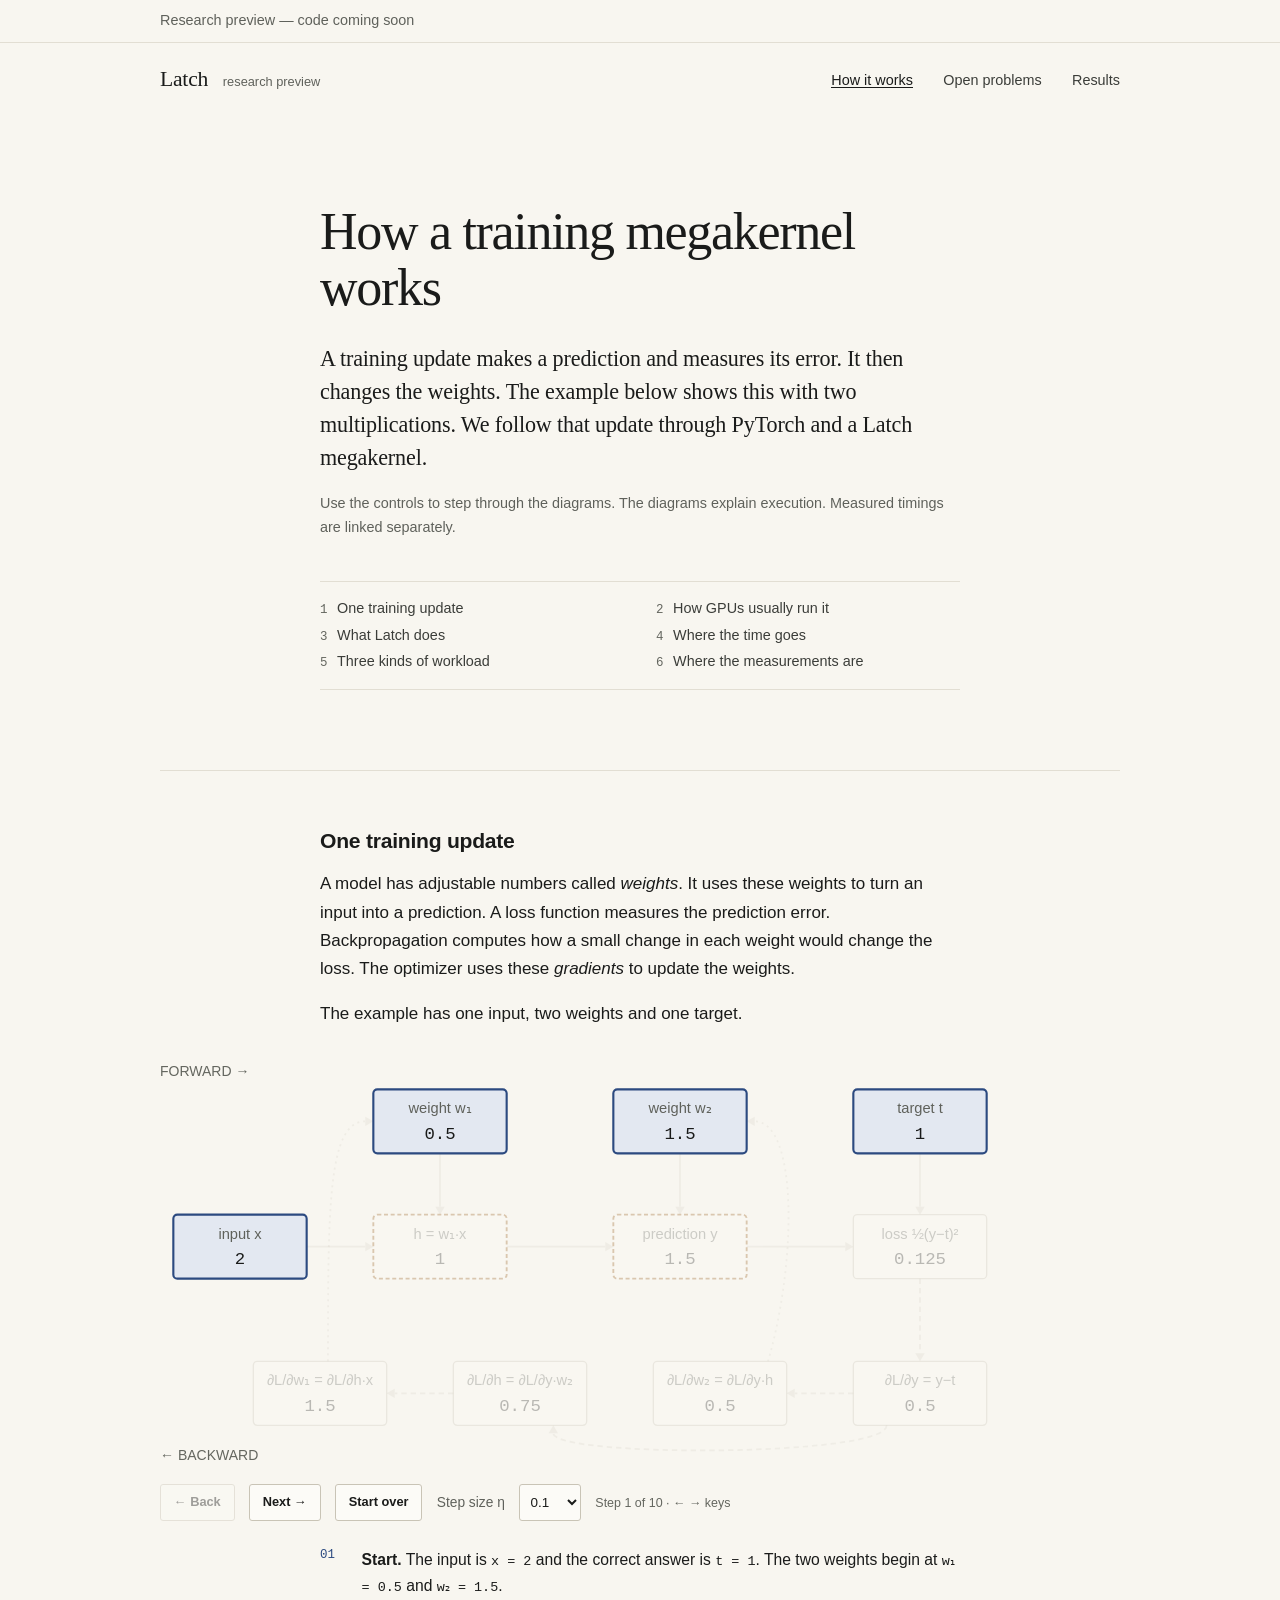
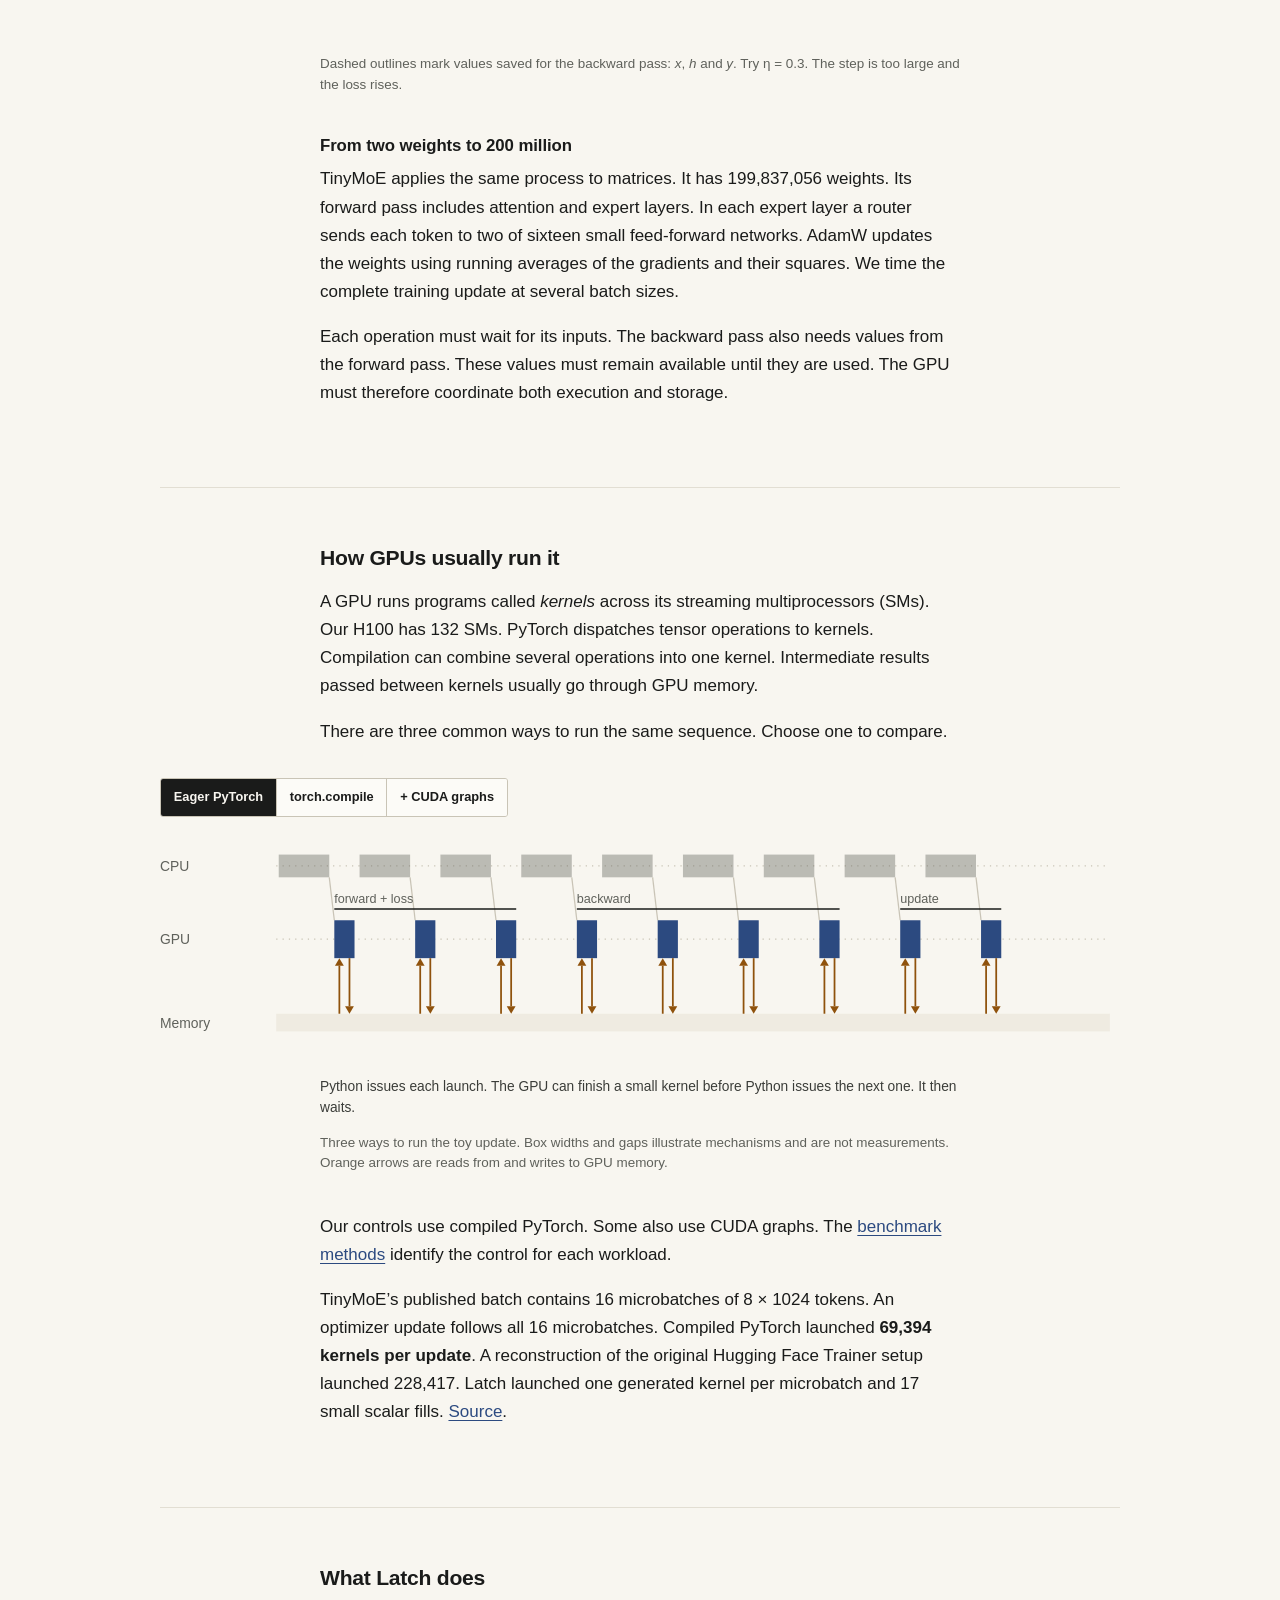
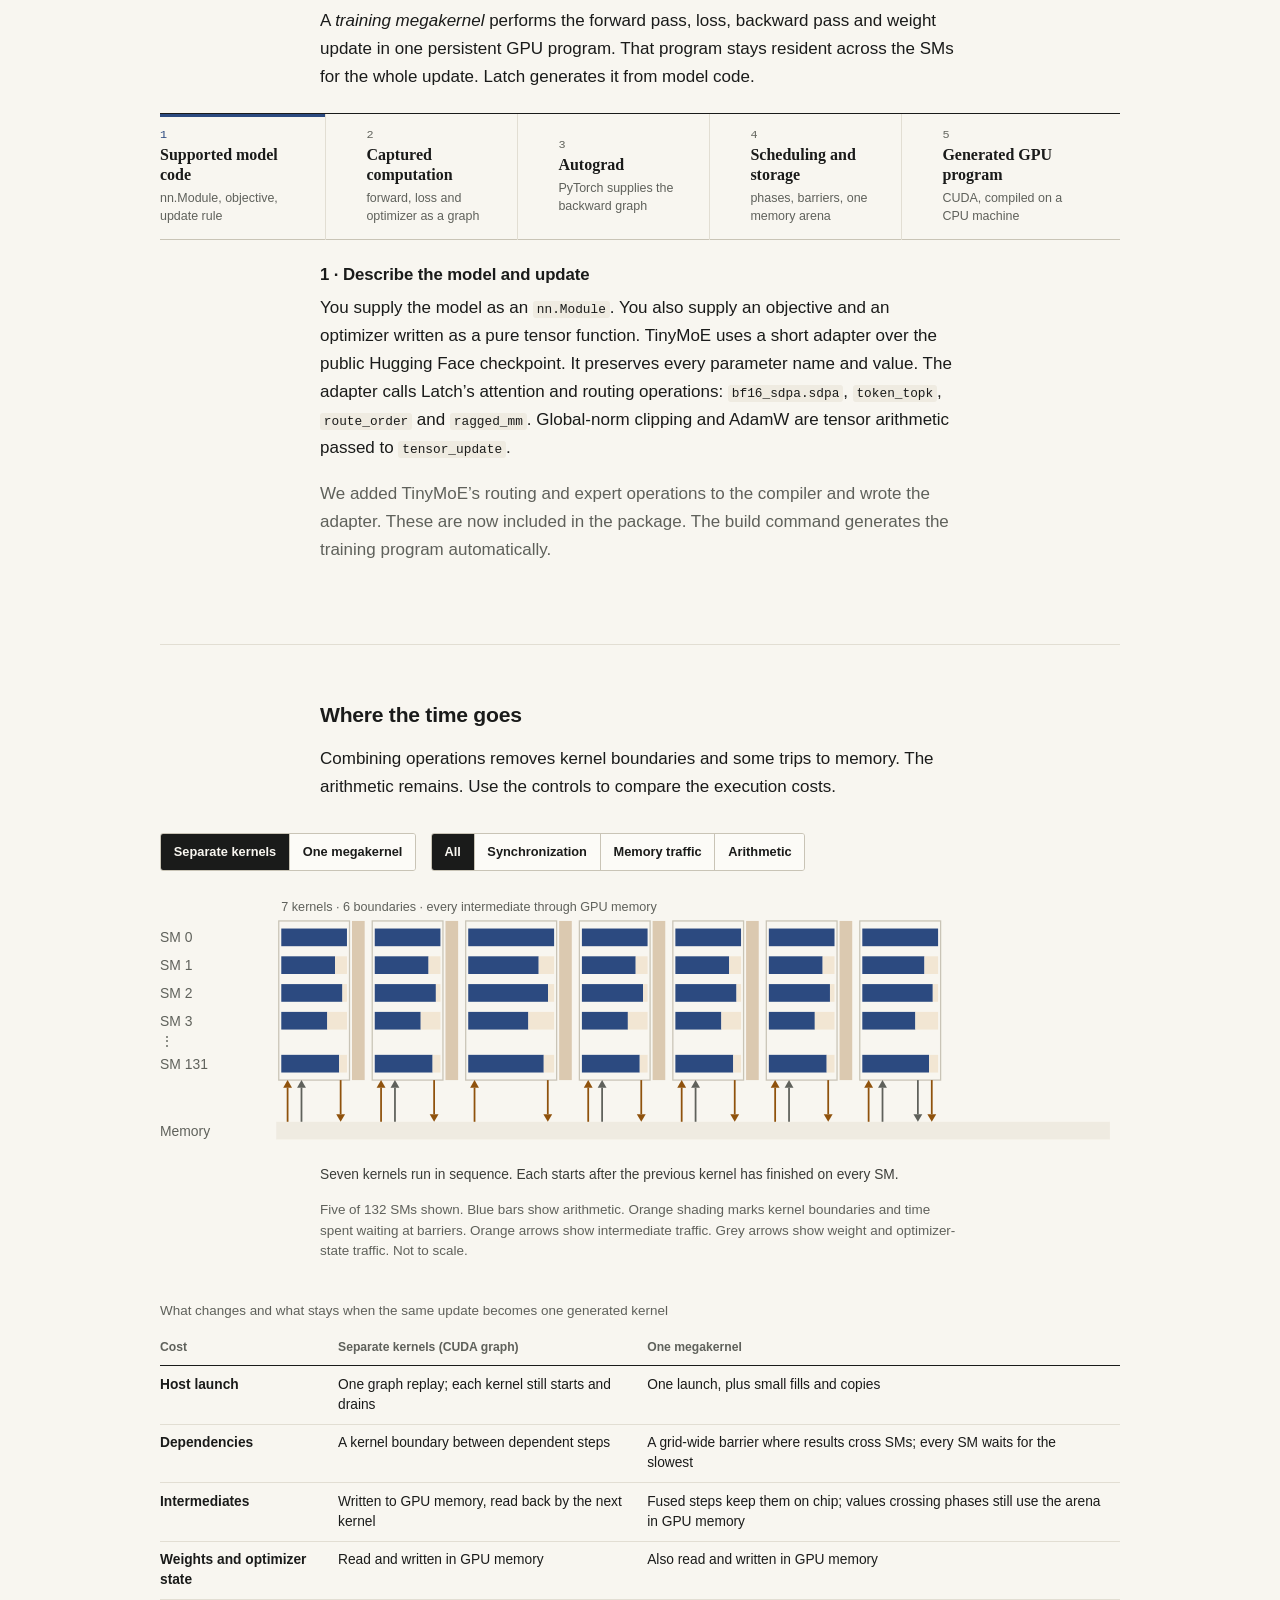
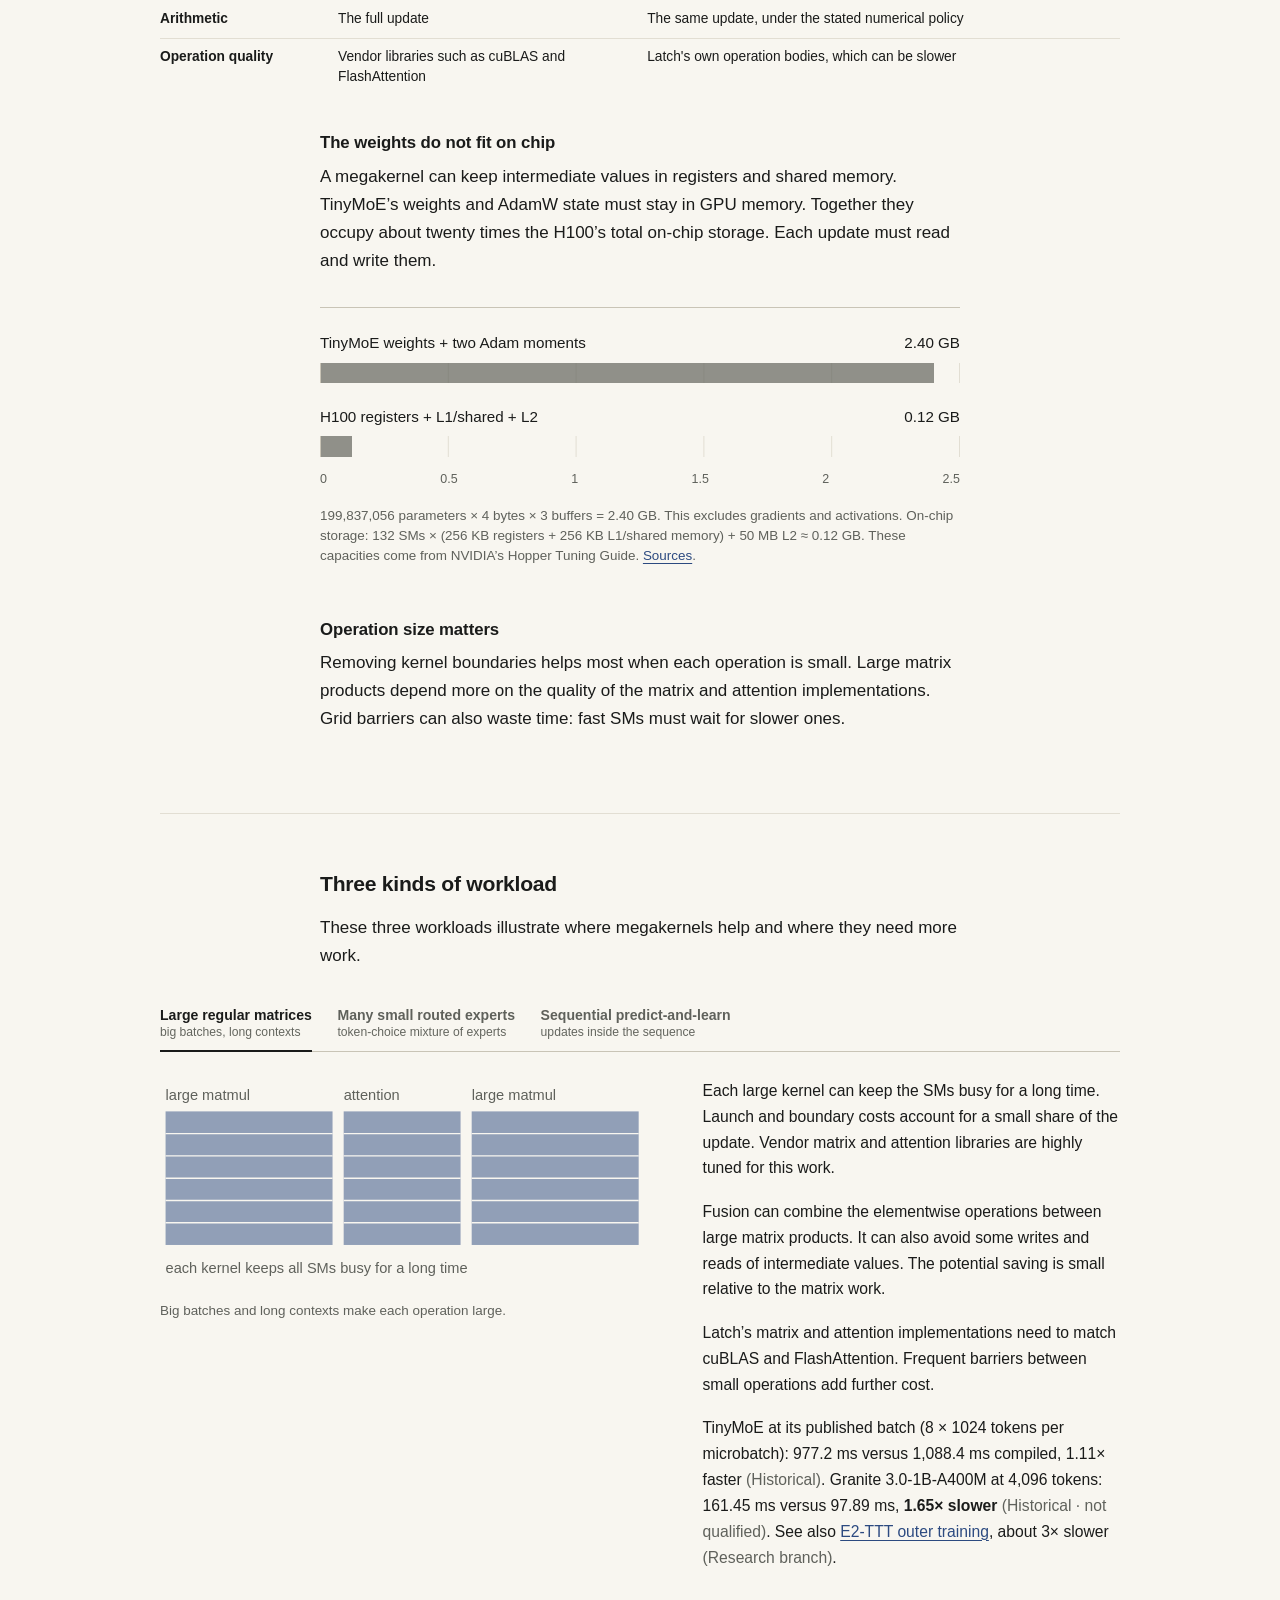
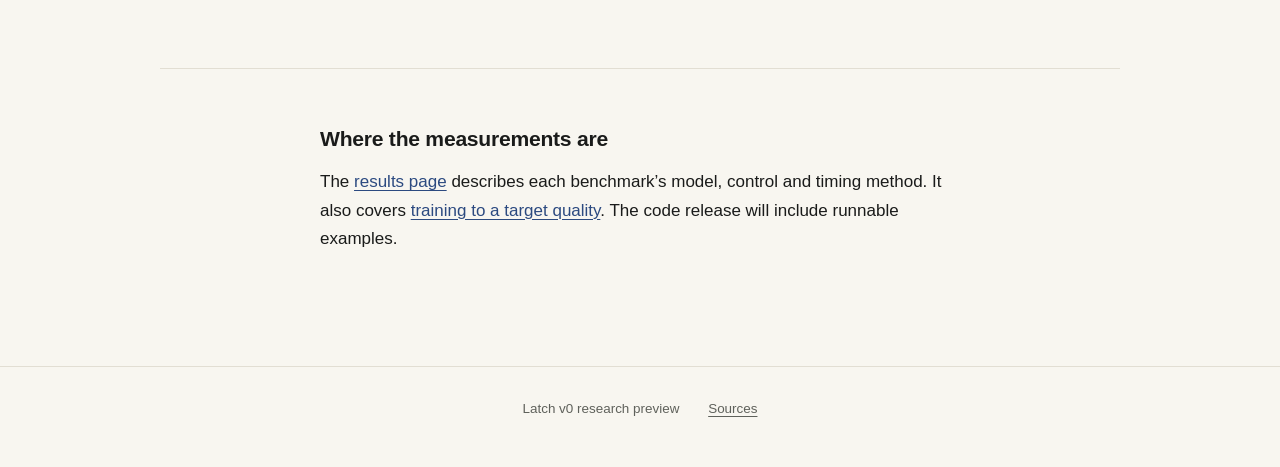
<file: site/walkthrough.html>
<!doctype html>
<html lang="en">
<head>
<meta charset="utf-8">
<meta name="viewport" content="width=device-width, initial-scale=1">
<title>Latch Walkthrough</title>
<meta name="description" content="A visual walkthrough of training megakernels: one training update from first principles, conventional GPU execution, what Latch generates, what fusion can and cannot save, and measured case studies.">
<link rel="icon" href="assets/favicon.svg" type="image/svg+xml">
<link rel="stylesheet" href="assets/site.css?v=15">
<script>document.documentElement.className += " js";</script>
<script src="assets/config.js" defer></script>
<script src="assets/reading.js" defer></script>
<script src="assets/walkthrough.js?v=6" defer></script>
<script>
  (function () {
    var moved = { "case-tinymoe": "sources.html#src-final", "case-smelt": "methodology.html#case-smelt",
      "case-gradlev": "sources.html#src-final", "case-e2ttt": "methodology.html#case-e2ttt",
      "headline-scope": "sources.html#src-learning", "run-it": "get-started.html#run-it",
      "what-to-change": "get-started.html#what-to-change" };
    var h = location.hash.slice(1);
    if (moved[h]) location.replace(moved[h]);
  })();
</script>
</head>
<body>
<div class="draft-banner"><div class="wrap">Research preview — code coming soon</div></div>
<a class="skip" href="#main">Skip to content</a>
<header class="site-header">
  <div class="wrap">
    <a class="brand" href="./">Latch <span>research preview</span></a>
    <nav aria-label="Main">
      <ul>
        <li><a href="walkthrough.html" aria-current="page">How it works</a></li>
        <li><a href="capabilities.html">Open problems</a></li>
        <li><a href="methodology.html">Results</a></li>
      </ul>
    </nav>
  </div>
</header>

<main id="main">
  <div class="wrap">
    <div class="prose">
      <h1>How a training megakernel works</h1>
      <p class="lede">A training update makes a prediction and measures its error. It then changes the weights. The example below shows this with two multiplications. We follow that update through PyTorch and a Latch megakernel.</p>
      <p class="small mute sans">Use the controls to step through the diagrams. The diagrams explain execution. Measured timings are linked separately.</p>
    </div>

    <nav class="toc" aria-label="On this page">
      <ol>
        <li><a href="#update">One training update</a></li>
        <li><a href="#conventional">How GPUs usually run it</a></li>
        <li><a href="#megakernel">What Latch does</a></li>
        <li><a href="#fusion">Where the time goes</a></li>
        <li><a href="#workloads">Three kinds of workload</a></li>
        <li><a href="#results">Where the measurements are</a></li>
      </ol>
    </nav>

    <!-- 1 ─────────────────────────────────────────────────────────── -->
    <section id="update" class="chapter" aria-labelledby="update-h">
      <div class="prose">

        <h2 id="update-h">One training update</h2>
        <p>A model has adjustable numbers called <em>weights</em>. It uses these weights to turn an input into a prediction. A loss function measures the prediction error. Backpropagation computes how a small change in each weight would change the loss. The optimizer uses these <em>gradients</em> to update the weights.</p>
        <p>The example has one input, two weights and one target.</p>
      </div>

      <figure class="fig" id="fig-update" aria-labelledby="fig-update-cap">
        <div class="scroll-x"><svg viewBox="0 0 720 306" role="img" aria-labelledby="fu-t fu-d">
          <title id="fu-t">Computation graph of a tiny training update</title>
          <desc id="fu-d">Input x equals 2. Weight w1 equals 0.5 multiplies x to give h equals 1. Weight w2 equals 1.5 multiplies h to give the prediction y equals 1.5. The loss compares y with target 1, giving 0.125. Backward: the gradient with respect to y is 0.5; with respect to w2 it is 0.5; with respect to h it is 0.75; with respect to w1 it is 1.5. The update moves each weight against its gradient.</desc>
          <text x="0" y="12" font-size="10.5" class="t-faint">FORWARD →</text>
          <text x="0" y="300" font-size="10.5" class="t-faint">← BACKWARD</text>
          <g class="edge" id="e1"><path d="M110 140 H154"/><polygon points="160,140 154,136.5 154,143.5"/></g>
          <g class="edge" id="e2"><path d="M210 70 V110"/><polygon points="210,116 206.5,110 213.5,110"/></g>
          <g class="edge" id="e3"><path d="M260 140 H334"/><polygon points="340,140 334,136.5 334,143.5"/></g>
          <g class="edge" id="e4"><path d="M390 70 V110"/><polygon points="390,116 386.5,110 393.5,110"/></g>
          <g class="edge" id="e5"><path d="M440 140 H514"/><polygon points="520,140 514,136.5 514,143.5"/></g>
          <g class="edge" id="e6"><path d="M570 70 V110"/><polygon points="570,116 566.5,110 573.5,110"/></g>
          <g class="edge back" id="b1"><path d="M570 164 V220"/><polygon points="570,226 566.5,220 573.5,220"/></g>
          <g class="edge back" id="b2"><path d="M520 250 H476"/><polygon points="470,250 476,246.5 476,253.5"/></g>
          <g class="edge back" id="b3"><path d="M545 274 C545 298 295 298 295 280"/><polygon points="295,274 291.5,280 298.5,280"/></g>
          <g class="edge back" id="b4"><path d="M220 250 H176"/><polygon points="170,250 176,246.5 176,253.5"/></g>
          <g class="edge upd" id="u1"><path d="M126 226 C126 110 126 46 154 46"/><polygon points="160,46 154,42.5 154,49.5"/></g>
          <g class="edge upd" id="u2"><path d="M456 226 C478 150 478 46 446 46"/><polygon points="440,46 446,42.5 446,49.5"/></g>

          <g class="node" id="n-w1" transform="translate(210,46)"><rect x="-50" y="-24" width="100" height="48" rx="3"/><text class="lbl" x="0" y="-6" text-anchor="middle">weight w₁</text><text class="v" x="0" y="13" text-anchor="middle" data-v="w1">0.5</text></g>
          <g class="node" id="n-w2" transform="translate(390,46)"><rect x="-50" y="-24" width="100" height="48" rx="3"/><text class="lbl" x="0" y="-6" text-anchor="middle">weight w₂</text><text class="v" x="0" y="13" text-anchor="middle" data-v="w2">1.5</text></g>
          <g class="node" id="n-t" transform="translate(570,46)"><rect x="-50" y="-24" width="100" height="48" rx="3"/><text class="lbl" x="0" y="-6" text-anchor="middle">target t</text><text class="v" x="0" y="13" text-anchor="middle">1</text></g>
          <g class="node stored" id="n-x" transform="translate(60,140)"><rect x="-50" y="-24" width="100" height="48" rx="3"/><text class="lbl" x="0" y="-6" text-anchor="middle">input x</text><text class="v" x="0" y="13" text-anchor="middle">2</text></g>
          <g class="node stored" id="n-h" transform="translate(210,140)"><rect x="-50" y="-24" width="100" height="48" rx="3"/><text class="lbl" x="0" y="-6" text-anchor="middle">h = w₁·x</text><text class="v" x="0" y="13" text-anchor="middle" data-v="h">1</text></g>
          <g class="node stored" id="n-y" transform="translate(390,140)"><rect x="-50" y="-24" width="100" height="48" rx="3"/><text class="lbl" x="0" y="-6" text-anchor="middle">prediction y</text><text class="v" x="0" y="13" text-anchor="middle" data-v="y">1.5</text></g>
          <g class="node" id="n-L" transform="translate(570,140)"><rect x="-50" y="-24" width="100" height="48" rx="3"/><text class="lbl" x="0" y="-6" text-anchor="middle">loss ½(y−t)²</text><text class="v" x="0" y="13" text-anchor="middle" data-v="L">0.125</text></g>
          <g class="node" id="n-gy" transform="translate(570,250)"><rect x="-50" y="-24" width="100" height="48" rx="3"/><text class="lbl" x="0" y="-6" text-anchor="middle">∂L/∂y = y−t</text><text class="v" x="0" y="13" text-anchor="middle">0.5</text></g>
          <g class="node" id="n-gw2" transform="translate(420,250)"><rect x="-50" y="-24" width="100" height="48" rx="3"/><text class="lbl" x="0" y="-6" text-anchor="middle">∂L/∂w₂ = ∂L/∂y·h</text><text class="v" x="0" y="13" text-anchor="middle">0.5</text></g>
          <g class="node" id="n-gh" transform="translate(270,250)"><rect x="-50" y="-24" width="100" height="48" rx="3"/><text class="lbl" x="0" y="-6" text-anchor="middle">∂L/∂h = ∂L/∂y·w₂</text><text class="v" x="0" y="13" text-anchor="middle">0.75</text></g>
          <g class="node" id="n-gw1" transform="translate(120,250)"><rect x="-50" y="-24" width="100" height="48" rx="3"/><text class="lbl" x="0" y="-6" text-anchor="middle">∂L/∂w₁ = ∂L/∂h·x</text><text class="v" x="0" y="13" text-anchor="middle">1.5</text></g>
        </svg></div>
        <p class="scroll-hint" aria-hidden="true">Scroll sideways to see the whole diagram.</p>

        <div class="controls js-only" role="group" aria-label="Step through the update">
          <button type="button" class="btn" data-step="prev" aria-label="Previous step">← Back</button>
          <button type="button" class="btn" data-step="next" aria-label="Next step">Next →</button>
          <button type="button" class="btn" data-step="reset">Start over</button>
          <label for="lr">Step size η</label>
          <select id="lr">
            <option value="0.05">0.05</option>
            <option value="0.1" selected>0.1</option>
            <option value="0.3">0.3</option>
          </select>
          <span class="hint" id="step-count" aria-hidden="true"></span>
        </div>

        <ol class="stepper-list" id="steps" aria-live="polite">
          <li data-n="01"><strong>Start.</strong> The input is <span class="eq">x = 2</span> and the correct answer is <span class="eq">t = 1</span>. The two weights begin at <span class="eq">w₁ = 0.5</span> and <span class="eq">w₂ = 1.5</span>.</li>
          <li data-n="02"><strong>Forward.</strong> Multiply: <span class="eq">h = w₁ · x = 0.5 × 2 = 1</span>. The value <em>h</em> is an <em>intermediate</em>: the backward pass will need it again, so it has to be kept somewhere.</li>
          <li data-n="03"><strong>Forward.</strong> Multiply again to get the prediction: <span class="eq">y = w₂ · h = 1.5 × 1 = 1.5</span>.</li>
          <li data-n="04"><strong>Loss.</strong> Measure the error: <span class="eq">L = ½(y − t)² = ½ × 0.5² = 0.125</span>. Training tries to make this number small.</li>
          <li data-n="05"><strong>Backward.</strong> Start from the loss. How does it change if <em>y</em> changes? <span class="eq">∂L/∂y = y − t = 0.5</span>.</li>
          <li data-n="06"><strong>Backward.</strong> Gradient of the second weight: <span class="eq">∂L/∂w₂ = ∂L/∂y · h = 0.5 × 1 = 0.5</span>. This reads <em>h</em> from the forward pass — the reason it was kept.</li>
          <li data-n="07"><strong>Backward.</strong> Pass the gradient back through the multiplication: <span class="eq">∂L/∂h = ∂L/∂y · w₂ = 0.5 × 1.5 = 0.75</span>.</li>
          <li data-n="08"><strong>Backward.</strong> Gradient of the first weight: <span class="eq">∂L/∂w₁ = ∂L/∂h · x = 0.75 × 2 = 1.5</span>. Now every weight has a gradient.</li>
          <li data-n="09"><strong>Update.</strong> Move each weight against its gradient by a step size <em>η</em> = <span class="eq" data-v="lr">0.1</span>: <span class="eq">w₁ ← 0.5 − <span data-v="lr">0.1</span> × 1.5 = <span data-v="w1n">0.35</span></span> and <span class="eq">w₂ ← 1.5 − <span data-v="lr">0.1</span> × 0.5 = <span data-v="w2n">1.45</span></span>.</li>
          <li data-n="10"><strong>Check.</strong> Run the forward pass again with the new weights: <span class="eq">h = <span data-v="hn">0.7</span>, y = <span data-v="yn">1.015</span>, L = <span data-v="Ln">0.00011</span></span>, <span data-v="dir">down</span> from 0.125. <span data-v="verdict">One update made the prediction much better.</span></li>
        </ol>
        <figcaption id="fig-update-cap">Dashed outlines mark values saved for the backward pass: <i>x</i>, <i>h</i> and <i>y</i>. Try η = 0.3. The step is too large and the loss rises.</figcaption>
      </figure>

      <div class="prose">
        <h3>From two weights to 200 million</h3>
        <p>TinyMoE applies the same process to matrices. It has 199,837,056 weights. Its forward pass includes attention and expert layers. In each expert layer a router sends each token to two of sixteen small feed-forward networks. AdamW updates the weights using running averages of the gradients and their squares. We time the complete training update at several batch sizes.</p>
        <p>Each operation must wait for its inputs. The backward pass also needs values from the forward pass. These values must remain available until they are used. The GPU must therefore coordinate both execution and storage.</p>
      </div>
    </section>

    <!-- 2 ─────────────────────────────────────────────────────────── -->
    <section id="conventional" class="chapter" aria-labelledby="conv-h">
      <div class="prose">

        <h2 id="conv-h">How GPUs usually run it</h2>
        <p>A GPU runs programs called <em>kernels</em> across its streaming multiprocessors (SMs). Our H100 has 132 SMs. PyTorch dispatches tensor operations to kernels. Compilation can combine several operations into one kernel. Intermediate results passed between kernels usually go through GPU memory.</p>
        <p>There are three common ways to run the same sequence. Choose one to compare.</p>
      </div>

      <figure class="fig" aria-labelledby="fig-conv-cap">
        <div class="controls js-only" role="group" aria-label="Execution mode">
          <div class="group" data-toggle="conv">
            <button type="button" class="seg" aria-pressed="true" data-show="conv-eager">Eager PyTorch</button>
            <button type="button" class="seg" aria-pressed="false" data-show="conv-compiled">torch.compile</button>
            <button type="button" class="seg" aria-pressed="false" data-show="conv-graph">+ CUDA graphs</button>
          </div>
        </div>
        <div data-group="conv" id="conv-eager">
          <h3 class="panel-head no-js-only">Eager PyTorch</h3>
          <div class="scroll-x"><svg viewBox="0 0 760 196" role="img" aria-labelledby="conv-eager-t conv-eager-d">
<title id="conv-eager-t">Eager PyTorch, schematic</title><desc id="conv-eager-d">Python issues each kernel launch in turn. Each small kernel finishes before the next is issued, so the GPU waits. Every kernel reads its inputs from GPU memory and writes its outputs back.</desc>
<text x="0" y="38" font-size="11" class="t-mute">CPU</text>
<line class="ln" x1="92" y1="34" x2="752" y2="34" stroke-dasharray="1 4"/>
<text x="0" y="96" font-size="11" class="t-mute">GPU</text>
<line class="ln" x1="92" y1="92" x2="752" y2="92" stroke-dasharray="1 4"/>
<text x="0" y="162" font-size="11" class="t-mute">Memory</text>
<rect class="box-wash" x="92" y="151" width="660" height="14"/>
<rect class="host" x="94" y="25" width="40" height="18"/>
<line class="ln" x1="134" y1="43" x2="138" y2="77"/>
<rect class="k" x="138" y="77" width="16" height="30"/>
<g class="mem"><line class="ln-cost" x1="142" y1="151" x2="142" y2="113"/><polygon class="fill-cost" points="142,107 138.5,113 145.5,113"/></g>
<g class="mem"><line class="ln-cost" x1="150" y1="107" x2="150" y2="145"/><polygon class="fill-cost" points="150,151 146.5,145 153.5,145"/></g>
<rect class="host" x="158" y="25" width="40" height="18"/>
<line class="ln" x1="198" y1="43" x2="202" y2="77"/>
<rect class="k" x="202" y="77" width="16" height="30"/>
<g class="mem"><line class="ln-cost" x1="206" y1="151" x2="206" y2="113"/><polygon class="fill-cost" points="206,107 202.5,113 209.5,113"/></g>
<g class="mem"><line class="ln-cost" x1="214" y1="107" x2="214" y2="145"/><polygon class="fill-cost" points="214,151 210.5,145 217.5,145"/></g>
<rect class="host" x="222" y="25" width="40" height="18"/>
<line class="ln" x1="262" y1="43" x2="266" y2="77"/>
<rect class="k" x="266" y="77" width="16" height="30"/>
<g class="mem"><line class="ln-cost" x1="270" y1="151" x2="270" y2="113"/><polygon class="fill-cost" points="270,107 266.5,113 273.5,113"/></g>
<g class="mem"><line class="ln-cost" x1="278" y1="107" x2="278" y2="145"/><polygon class="fill-cost" points="278,151 274.5,145 281.5,145"/></g>
<rect class="host" x="286" y="25" width="40" height="18"/>
<line class="ln" x1="326" y1="43" x2="330" y2="77"/>
<rect class="k" x="330" y="77" width="16" height="30"/>
<g class="mem"><line class="ln-cost" x1="334" y1="151" x2="334" y2="113"/><polygon class="fill-cost" points="334,107 330.5,113 337.5,113"/></g>
<g class="mem"><line class="ln-cost" x1="342" y1="107" x2="342" y2="145"/><polygon class="fill-cost" points="342,151 338.5,145 345.5,145"/></g>
<rect class="host" x="350" y="25" width="40" height="18"/>
<line class="ln" x1="390" y1="43" x2="394" y2="77"/>
<rect class="k" x="394" y="77" width="16" height="30"/>
<g class="mem"><line class="ln-cost" x1="398" y1="151" x2="398" y2="113"/><polygon class="fill-cost" points="398,107 394.5,113 401.5,113"/></g>
<g class="mem"><line class="ln-cost" x1="406" y1="107" x2="406" y2="145"/><polygon class="fill-cost" points="406,151 402.5,145 409.5,145"/></g>
<rect class="host" x="414" y="25" width="40" height="18"/>
<line class="ln" x1="454" y1="43" x2="458" y2="77"/>
<rect class="k" x="458" y="77" width="16" height="30"/>
<g class="mem"><line class="ln-cost" x1="462" y1="151" x2="462" y2="113"/><polygon class="fill-cost" points="462,107 458.5,113 465.5,113"/></g>
<g class="mem"><line class="ln-cost" x1="470" y1="107" x2="470" y2="145"/><polygon class="fill-cost" points="470,151 466.5,145 473.5,145"/></g>
<rect class="host" x="478" y="25" width="40" height="18"/>
<line class="ln" x1="518" y1="43" x2="522" y2="77"/>
<rect class="k" x="522" y="77" width="16" height="30"/>
<g class="mem"><line class="ln-cost" x1="526" y1="151" x2="526" y2="113"/><polygon class="fill-cost" points="526,107 522.5,113 529.5,113"/></g>
<g class="mem"><line class="ln-cost" x1="534" y1="107" x2="534" y2="145"/><polygon class="fill-cost" points="534,151 530.5,145 537.5,145"/></g>
<rect class="host" x="542" y="25" width="40" height="18"/>
<line class="ln" x1="582" y1="43" x2="586" y2="77"/>
<rect class="k" x="586" y="77" width="16" height="30"/>
<g class="mem"><line class="ln-cost" x1="590" y1="151" x2="590" y2="113"/><polygon class="fill-cost" points="590,107 586.5,113 593.5,113"/></g>
<g class="mem"><line class="ln-cost" x1="598" y1="107" x2="598" y2="145"/><polygon class="fill-cost" points="598,151 594.5,145 601.5,145"/></g>
<rect class="host" x="606" y="25" width="40" height="18"/>
<line class="ln" x1="646" y1="43" x2="650" y2="77"/>
<rect class="k" x="650" y="77" width="16" height="30"/>
<g class="mem"><line class="ln-cost" x1="654" y1="151" x2="654" y2="113"/><polygon class="fill-cost" points="654,107 650.5,113 657.5,113"/></g>
<g class="mem"><line class="ln-cost" x1="662" y1="107" x2="662" y2="145"/><polygon class="fill-cost" points="662,151 658.5,145 665.5,145"/></g>
<line class="ln-ink" x1="138" y1="68" x2="282" y2="68"/>
<text x="138" y="63" font-size="10" class="t-mute">forward + loss</text>
<line class="ln-ink" x1="330" y1="68" x2="538" y2="68"/>
<text x="330" y="63" font-size="10" class="t-mute">backward</text>
<line class="ln-ink" x1="586" y1="68" x2="666" y2="68"/>
<text x="586" y="63" font-size="10" class="t-mute">update</text>
</svg></div>
          <p class="status-line">Python issues each launch. The GPU can finish a small kernel before Python issues the next one. It then waits.</p>
        </div>
        <div data-group="conv" id="conv-compiled">
          <h3 class="panel-head no-js-only">torch.compile</h3>
          <div class="scroll-x"><svg viewBox="0 0 760 196" role="img" aria-labelledby="conv-compiled-t conv-compiled-d">
<title id="conv-compiled-t">torch.compile, schematic</title><desc id="conv-compiled-d">Compilation fuses some elementwise steps, so there are fewer kernels and less Python work per launch. Kernel boundaries and memory round trips remain.</desc>
<text x="0" y="38" font-size="11" class="t-mute">CPU</text>
<line class="ln" x1="92" y1="34" x2="752" y2="34" stroke-dasharray="1 4"/>
<text x="0" y="96" font-size="11" class="t-mute">GPU</text>
<line class="ln" x1="92" y1="92" x2="752" y2="92" stroke-dasharray="1 4"/>
<text x="0" y="162" font-size="11" class="t-mute">Memory</text>
<rect class="box-wash" x="92" y="151" width="660" height="14"/>
<rect class="host" x="94" y="25" width="18" height="18"/>
<line class="ln" x1="112" y1="43" x2="116" y2="77"/>
<rect class="k" x="116" y="77" width="16" height="30"/>
<g class="mem"><line class="ln-cost" x1="120" y1="151" x2="120" y2="113"/><polygon class="fill-cost" points="120,107 116.5,113 123.5,113"/></g>
<g class="mem"><line class="ln-cost" x1="128" y1="107" x2="128" y2="145"/><polygon class="fill-cost" points="128,151 124.5,145 131.5,145"/></g>
<rect class="host" x="140" y="25" width="18" height="18"/>
<line class="ln" x1="158" y1="43" x2="162" y2="77"/>
<rect class="k" x="162" y="77" width="16" height="30"/>
<g class="mem"><line class="ln-cost" x1="166" y1="151" x2="166" y2="113"/><polygon class="fill-cost" points="166,107 162.5,113 169.5,113"/></g>
<g class="mem"><line class="ln-cost" x1="174" y1="107" x2="174" y2="145"/><polygon class="fill-cost" points="174,151 170.5,145 177.5,145"/></g>
<rect class="host" x="186" y="25" width="18" height="18"/>
<line class="ln" x1="204" y1="43" x2="208" y2="77"/>
<rect class="k" x="208" y="77" width="22" height="30"/>
<g class="mem"><line class="ln-cost" x1="212" y1="151" x2="212" y2="113"/><polygon class="fill-cost" points="212,107 208.5,113 215.5,113"/></g>
<g class="mem"><line class="ln-cost" x1="226" y1="107" x2="226" y2="145"/><polygon class="fill-cost" points="226,151 222.5,145 229.5,145"/></g>
<rect class="host" x="232" y="25" width="18" height="18"/>
<line class="ln" x1="250" y1="43" x2="254" y2="77"/>
<rect class="k" x="254" y="77" width="16" height="30"/>
<g class="mem"><line class="ln-cost" x1="258" y1="151" x2="258" y2="113"/><polygon class="fill-cost" points="258,107 254.5,113 261.5,113"/></g>
<g class="mem"><line class="ln-cost" x1="266" y1="107" x2="266" y2="145"/><polygon class="fill-cost" points="266,151 262.5,145 269.5,145"/></g>
<rect class="host" x="278" y="25" width="18" height="18"/>
<line class="ln" x1="296" y1="43" x2="300" y2="77"/>
<rect class="k" x="300" y="77" width="16" height="30"/>
<g class="mem"><line class="ln-cost" x1="304" y1="151" x2="304" y2="113"/><polygon class="fill-cost" points="304,107 300.5,113 307.5,113"/></g>
<g class="mem"><line class="ln-cost" x1="312" y1="107" x2="312" y2="145"/><polygon class="fill-cost" points="312,151 308.5,145 315.5,145"/></g>
<rect class="host" x="324" y="25" width="18" height="18"/>
<line class="ln" x1="342" y1="43" x2="346" y2="77"/>
<rect class="k" x="346" y="77" width="16" height="30"/>
<g class="mem"><line class="ln-cost" x1="350" y1="151" x2="350" y2="113"/><polygon class="fill-cost" points="350,107 346.5,113 353.5,113"/></g>
<g class="mem"><line class="ln-cost" x1="358" y1="107" x2="358" y2="145"/><polygon class="fill-cost" points="358,151 354.5,145 361.5,145"/></g>
<rect class="host" x="370" y="25" width="18" height="18"/>
<line class="ln" x1="388" y1="43" x2="392" y2="77"/>
<rect class="k" x="392" y="77" width="24" height="30"/>
<g class="mem"><line class="ln-cost" x1="396" y1="151" x2="396" y2="113"/><polygon class="fill-cost" points="396,107 392.5,113 399.5,113"/></g>
<g class="mem"><line class="ln-cost" x1="412" y1="107" x2="412" y2="145"/><polygon class="fill-cost" points="412,151 408.5,145 415.5,145"/></g>
<line class="ln-ink" x1="116" y1="68" x2="230" y2="68"/>
<text x="116" y="63" font-size="10" class="t-mute">forward + loss</text>
<line class="ln-ink" x1="254" y1="68" x2="362" y2="68"/>
<text x="254" y="63" font-size="10" class="t-mute">backward</text>
<line class="ln-ink" x1="392" y1="68" x2="416" y2="68"/>
<text x="392" y="63" font-size="10" class="t-mute">update</text>
</svg></div>
          <p class="status-line">The compiler combines some operations. In this example it combines the loss with its gradient and fuses the optimizer operations. This reduces the number of launches. Results passed between kernels still go through GPU memory.</p>
        </div>
        <div data-group="conv" id="conv-graph">
          <h3 class="panel-head no-js-only">torch.compile with CUDA graphs</h3>
          <div class="scroll-x"><svg viewBox="0 0 760 196" role="img" aria-labelledby="conv-graph-t conv-graph-d">
<title id="conv-graph-t">torch.compile with CUDA graphs, schematic</title><desc id="conv-graph-d">The whole sequence is replayed with one host call, so the GPU no longer waits for Python. Each kernel still starts and drains, and intermediates still pass through GPU memory.</desc>
<text x="0" y="38" font-size="11" class="t-mute">CPU</text>
<line class="ln" x1="92" y1="34" x2="752" y2="34" stroke-dasharray="1 4"/>
<text x="0" y="96" font-size="11" class="t-mute">GPU</text>
<line class="ln" x1="92" y1="92" x2="752" y2="92" stroke-dasharray="1 4"/>
<text x="0" y="162" font-size="11" class="t-mute">Memory</text>
<rect class="box-wash" x="92" y="151" width="660" height="14"/>
<rect class="host" x="94" y="25" width="30" height="18"/>
<text x="130" y="38" font-size="10.5" class="t-mute">one graph replay</text>
<rect class="k" x="130" y="77" width="16" height="30"/>
<g class="mem"><line class="ln-cost" x1="134" y1="151" x2="134" y2="113"/><polygon class="fill-cost" points="134,107 130.5,113 137.5,113"/></g>
<g class="mem"><line class="ln-cost" x1="142" y1="107" x2="142" y2="145"/><polygon class="fill-cost" points="142,151 138.5,145 145.5,145"/></g>
<rect class="k" x="158" y="77" width="16" height="30"/>
<g class="mem"><line class="ln-cost" x1="162" y1="151" x2="162" y2="113"/><polygon class="fill-cost" points="162,107 158.5,113 165.5,113"/></g>
<g class="mem"><line class="ln-cost" x1="170" y1="107" x2="170" y2="145"/><polygon class="fill-cost" points="170,151 166.5,145 173.5,145"/></g>
<rect class="k" x="186" y="77" width="22" height="30"/>
<g class="mem"><line class="ln-cost" x1="190" y1="151" x2="190" y2="113"/><polygon class="fill-cost" points="190,107 186.5,113 193.5,113"/></g>
<g class="mem"><line class="ln-cost" x1="204" y1="107" x2="204" y2="145"/><polygon class="fill-cost" points="204,151 200.5,145 207.5,145"/></g>
<rect class="k" x="220" y="77" width="16" height="30"/>
<g class="mem"><line class="ln-cost" x1="224" y1="151" x2="224" y2="113"/><polygon class="fill-cost" points="224,107 220.5,113 227.5,113"/></g>
<g class="mem"><line class="ln-cost" x1="232" y1="107" x2="232" y2="145"/><polygon class="fill-cost" points="232,151 228.5,145 235.5,145"/></g>
<rect class="k" x="248" y="77" width="16" height="30"/>
<g class="mem"><line class="ln-cost" x1="252" y1="151" x2="252" y2="113"/><polygon class="fill-cost" points="252,107 248.5,113 255.5,113"/></g>
<g class="mem"><line class="ln-cost" x1="260" y1="107" x2="260" y2="145"/><polygon class="fill-cost" points="260,151 256.5,145 263.5,145"/></g>
<rect class="k" x="276" y="77" width="16" height="30"/>
<g class="mem"><line class="ln-cost" x1="280" y1="151" x2="280" y2="113"/><polygon class="fill-cost" points="280,107 276.5,113 283.5,113"/></g>
<g class="mem"><line class="ln-cost" x1="288" y1="107" x2="288" y2="145"/><polygon class="fill-cost" points="288,151 284.5,145 291.5,145"/></g>
<rect class="k" x="304" y="77" width="24" height="30"/>
<g class="mem"><line class="ln-cost" x1="308" y1="151" x2="308" y2="113"/><polygon class="fill-cost" points="308,107 304.5,113 311.5,113"/></g>
<g class="mem"><line class="ln-cost" x1="324" y1="107" x2="324" y2="145"/><polygon class="fill-cost" points="324,151 320.5,145 327.5,145"/></g>
<line class="ln-ink" x1="130" y1="68" x2="208" y2="68"/>
<text x="130" y="63" font-size="10" class="t-mute">forward + loss</text>
<line class="ln-ink" x1="220" y1="68" x2="292" y2="68"/>
<text x="220" y="63" font-size="10" class="t-mute">backward</text>
<line class="ln-ink" x1="304" y1="68" x2="328" y2="68"/>
<text x="304" y="63" font-size="10" class="t-mute">update</text>
</svg></div>
          <p class="status-line">A CUDA graph records the launches once and replays them with one host call. The GPU no longer needs a call from Python for each launch. Each kernel still has to start and finish. Intermediate results still pass through GPU memory.</p>
        </div>
        <figcaption id="fig-conv-cap">Three ways to run the toy update. Box widths and gaps illustrate mechanisms and are not measurements. Orange arrows are reads from and writes to GPU memory.</figcaption>
      </figure>

      <div class="prose">
        <p>Our controls use compiled PyTorch. Some also use CUDA graphs. The <a href="sources.html#src-final">benchmark methods</a> identify the control for each workload.</p>
        <p>TinyMoE’s published batch contains 16 microbatches of 8 × 1024 tokens. An optimizer update follows all 16 microbatches. Compiled PyTorch launched <strong>69,394 kernels per update</strong>. A reconstruction of the original Hugging Face Trainer setup launched 228,417. Latch launched one generated kernel per microbatch and 17 small scalar fills. <a href="sources.html#src-kernels">Source</a>.</p>
      </div>
    </section>

    <!-- 3 ─────────────────────────────────────────────────────────── -->
    <section id="megakernel" class="chapter" aria-labelledby="mk-h">
      <div class="prose">

        <h2 id="mk-h">What Latch does</h2>
        <p>A <em>training megakernel</em> performs the forward pass, loss, backward pass and weight update in one persistent GPU program. That program stays resident across the SMs for the whole update. Latch generates it from model code.</p>
      </div>

      <div class="fig">
        <ol class="pipeline" role="tablist" aria-label="Latch compilation stages">
          <li role="presentation"><button type="button" role="tab" id="st-1" aria-controls="sp-1" aria-selected="true"><span class="idx">1</span><span class="name">Supported model code</span><span class="what">nn.Module, objective, update rule</span></button></li>
          <li role="presentation"><button type="button" role="tab" id="st-2" aria-controls="sp-2" aria-selected="false" tabindex="-1"><span class="idx">2</span><span class="name">Captured computation</span><span class="what">forward, loss and optimizer as a graph</span></button></li>
          <li role="presentation"><button type="button" role="tab" id="st-3" aria-controls="sp-3" aria-selected="false" tabindex="-1"><span class="idx">3</span><span class="name">Autograd</span><span class="what">PyTorch supplies the backward graph</span></button></li>
          <li role="presentation"><button type="button" role="tab" id="st-4" aria-controls="sp-4" aria-selected="false" tabindex="-1"><span class="idx">4</span><span class="name">Scheduling and storage</span><span class="what">phases, barriers, one memory arena</span></button></li>
          <li role="presentation"><button type="button" role="tab" id="st-5" aria-controls="sp-5" aria-selected="false" tabindex="-1"><span class="idx">5</span><span class="name">Generated GPU program</span><span class="what">CUDA, compiled on a CPU machine</span></button></li>
        </ol>

        <div class="stage-detail prose" role="tabpanel" id="sp-1" aria-labelledby="st-1" tabindex="0">
          <h3 id="what-you-write">1 · Describe the model and update</h3>
          <p>You supply the model as an <code>nn.Module</code>. You also supply an objective and an optimizer written as a pure tensor function. TinyMoE uses a short adapter over the public Hugging Face checkpoint. It preserves every parameter name and value. The adapter calls Latch’s attention and routing operations: <code>bf16_sdpa.sdpa</code>, <code>token_topk</code>, <code>route_order</code> and <code>ragged_mm</code>. Global-norm clipping and AdamW are tensor arithmetic passed to <code>tensor_update</code>.</p>
          <p class="mute">We added TinyMoE’s routing and expert operations to the compiler and wrote the adapter. These are now included in the package. The build command generates the training program automatically.</p>
        </div>
        <div class="stage-detail prose" role="tabpanel" id="sp-2" aria-labelledby="st-2" tabindex="0">
          <h3>2 · Capture records the whole update as tensor operations</h3>
          <p>Capture traces the model and update rule at the supplied tensor shapes. It records their operations and dependencies as a graph. This runs on CPU. TinyMoE’s published-batch program captured 32,010 operations.</p>
<pre><code>captured = capture_module(model, objective, (tokens,), (labels, coefficients),
                          optimizer=tensor_update(update, init_state=initialize,
                                                  forward_state=True),
                          state=model_state)</code></pre>
          <p class="small mute">Abridged from <code>megakernel_lab/tinymoe/build.py</code>.</p>
        </div>
        <div class="stage-detail prose" role="tabpanel" id="sp-3" aria-labelledby="st-3" tabindex="0">
          <h3>3 · PyTorch supplies the gradients</h3>
          <p>PyTorch autograd supplies the backward operations during capture. It applies the chain rule as in steps 5–8 of the example. Latch records these operations with the forward pass and optimizer. Latch provides derivative rules for its custom operations such as expert products and BF16 attention.</p>
          <p>The graph records which forward values the backward pass needs. Expert gradients must also return to the tokens routed through each expert. The number of tokens per expert changes at every update.</p>
        </div>
        <div class="stage-detail prose" role="tabpanel" id="sp-4" aria-labelledby="st-4" tabindex="0">
          <h3>4 · Scheduling and storage</h3>
          <p>Latch groups operations into phases across all 132 SMs. Operations within a phase can share intermediate values in registers or shared memory. A phase that needs results from other SMs must wait for them. Latch enforces this with a <em>grid-wide barrier</em>. Values passed between phases are stored in a planned GPU-memory arena.</p>
          <p>The plan also fixes a numerical policy. TinyMoE's practical policy keeps FP32 master weights and Adam moments and uses BF16 matrix products and attention.</p>
        </div>
        <div class="stage-detail prose" role="tabpanel" id="sp-5" aria-labelledby="st-5" tabindex="0">
          <h3>5 · Generation and compilation</h3>
          <p>Latch emits CUDA using reusable hand-written implementations of matrix products, attention, routing and reductions. It compiles this code with <code>nvcc</code> on a CPU-only machine. TinyMoE’s code is divided into 16 device units. These compile separately and link into one kernel.</p>
          <p>TinyMoE runs as one cooperative kernel with 132 blocks. Each update also needs three scalar fills and five small copies. A cold build at 2 × 512 tokens takes 283 seconds on a dedicated 64-vCPU machine. This includes model loading, capture, generation and linking. The previous compiler took 544 seconds on the same machine. Both produce byte-identical output. <a href="sources.html#src-final">Source</a>.</p>
          <p class="mute">Use the generated program’s comparison and numerical-check commands before starting a new experiment.</p>
        </div>
      </div>
    </section>

    <!-- 4 ─────────────────────────────────────────────────────────── -->
    <section id="fusion" class="chapter" aria-labelledby="fusion-h">
      <div class="prose">

        <h2 id="fusion-h">Where the time goes</h2>
        <p>Combining operations removes kernel boundaries and some trips to memory. The arithmetic remains. Use the controls to compare the execution costs.</p>
      </div>

      <figure class="fig" id="fig-fuse" data-hl="none" aria-labelledby="fig-fuse-cap">
        <div class="controls js-only" role="group" aria-label="Fusion comparison">
          <div class="group" data-toggle="fuse">
            <button type="button" class="seg" aria-pressed="true" data-show="fuse-kernels">Separate kernels</button>
            <button type="button" class="seg" aria-pressed="false" data-show="fuse-mega">One megakernel</button>
          </div>
          <div class="group" data-hl-group>
            <button type="button" class="seg" aria-pressed="true" data-hl="none">All</button>
            <button type="button" class="seg" aria-pressed="false" data-hl="sync">Synchronization</button>
            <button type="button" class="seg" aria-pressed="false" data-hl="mem">Memory traffic</button>
            <button type="button" class="seg" aria-pressed="false" data-hl="arith">Arithmetic</button>
          </div>
        </div>
        <div data-group="fuse" id="fuse-kernels">
          <h3 class="panel-head no-js-only">Separate kernels, replayed by a CUDA graph</h3>
          <div class="scroll-x"><svg viewBox="0 0 760 222" role="img" aria-labelledby="fu-kernels-t fu-kernels-d">
<title id="fu-kernels-t">Separate kernels replayed by a CUDA graph, schematic</title><desc id="fu-kernels-d">Seven kernels run one after another across all streaming multiprocessors. Each kernel ends when its slowest SM finishes; the next starts after a short boundary. Intermediates are written to GPU memory and read back at every boundary; weights are read and written as well.</desc>
<text x="0" y="51" font-size="11" class="t-mute">SM 0</text>
<text x="0" y="73" font-size="11" class="t-mute">SM 1</text>
<text x="0" y="95" font-size="11" class="t-mute">SM 2</text>
<text x="0" y="117" font-size="11" class="t-mute">SM 3</text>
<text x="0" y="151" font-size="11" class="t-mute">SM 131</text>
<text x="0" y="133" font-size="11" class="t-faint">⋮</text>
<text x="0" y="204" font-size="11" class="t-mute">Memory</text>
<rect class="box-wash" x="92" y="193" width="660" height="14"/>
<rect class="k arith" x="96" y="40" width="52.0" height="14"/>
<rect class="k arith" x="96" y="62" width="42.6" height="14"/>
<rect class="wait" x="138.6" y="62" width="9.4" height="14"/>
<rect class="k arith" x="96" y="84" width="48.4" height="14"/>
<rect class="wait" x="144.4" y="84" width="3.6" height="14"/>
<rect class="k arith" x="96" y="106" width="36.4" height="14"/>
<rect class="wait" x="132.4" y="106" width="15.6" height="14"/>
<rect class="k arith" x="96" y="140" width="45.8" height="14"/>
<rect class="wait" x="141.8" y="140" width="6.2" height="14"/>
<rect class="kframe" x="94" y="34" width="56" height="126" fill="none" style="stroke:var(--rule-strong)"/>
<g class="mem inter"><line class="ln-cost" x1="101" y1="193" x2="101" y2="166"/><polygon class="fill-cost" points="101,160 97.5,166 104.5,166"/></g>
<g class="mem inter"><line class="ln-cost" x1="143" y1="160" x2="143" y2="187"/><polygon class="fill-cost" points="143,193 139.5,187 146.5,187"/></g>
<g class="mem weights"><line class="ln-cost" x1="112" y1="193" x2="112" y2="166"/><polygon class="fill-cost" points="112,160 108.5,166 115.5,166"/></g>
<rect class="k arith" x="170" y="40" width="52.0" height="14"/>
<rect class="k arith" x="170" y="62" width="42.6" height="14"/>
<rect class="wait" x="212.6" y="62" width="9.4" height="14"/>
<rect class="k arith" x="170" y="84" width="48.4" height="14"/>
<rect class="wait" x="218.4" y="84" width="3.6" height="14"/>
<rect class="k arith" x="170" y="106" width="36.4" height="14"/>
<rect class="wait" x="206.4" y="106" width="15.6" height="14"/>
<rect class="k arith" x="170" y="140" width="45.8" height="14"/>
<rect class="wait" x="215.8" y="140" width="6.2" height="14"/>
<rect class="kframe" x="168" y="34" width="56" height="126" fill="none" style="stroke:var(--rule-strong)"/>
<g class="mem inter"><line class="ln-cost" x1="175" y1="193" x2="175" y2="166"/><polygon class="fill-cost" points="175,160 171.5,166 178.5,166"/></g>
<g class="mem inter"><line class="ln-cost" x1="217" y1="160" x2="217" y2="187"/><polygon class="fill-cost" points="217,193 213.5,187 220.5,187"/></g>
<g class="mem weights"><line class="ln-cost" x1="186" y1="193" x2="186" y2="166"/><polygon class="fill-cost" points="186,160 182.5,166 189.5,166"/></g>
<rect class="k arith" x="244" y="40" width="68.0" height="14"/>
<rect class="k arith" x="244" y="62" width="55.8" height="14"/>
<rect class="wait" x="299.8" y="62" width="12.2" height="14"/>
<rect class="k arith" x="244" y="84" width="63.2" height="14"/>
<rect class="wait" x="307.2" y="84" width="4.8" height="14"/>
<rect class="k arith" x="244" y="106" width="47.6" height="14"/>
<rect class="wait" x="291.6" y="106" width="20.4" height="14"/>
<rect class="k arith" x="244" y="140" width="59.8" height="14"/>
<rect class="wait" x="303.8" y="140" width="8.2" height="14"/>
<rect class="kframe" x="242" y="34" width="72" height="126" fill="none" style="stroke:var(--rule-strong)"/>
<g class="mem inter"><line class="ln-cost" x1="249" y1="193" x2="249" y2="166"/><polygon class="fill-cost" points="249,160 245.5,166 252.5,166"/></g>
<g class="mem inter"><line class="ln-cost" x1="307" y1="160" x2="307" y2="187"/><polygon class="fill-cost" points="307,193 303.5,187 310.5,187"/></g>
<rect class="k arith" x="334" y="40" width="52.0" height="14"/>
<rect class="k arith" x="334" y="62" width="42.6" height="14"/>
<rect class="wait" x="376.6" y="62" width="9.4" height="14"/>
<rect class="k arith" x="334" y="84" width="48.4" height="14"/>
<rect class="wait" x="382.4" y="84" width="3.6" height="14"/>
<rect class="k arith" x="334" y="106" width="36.4" height="14"/>
<rect class="wait" x="370.4" y="106" width="15.6" height="14"/>
<rect class="k arith" x="334" y="140" width="45.8" height="14"/>
<rect class="wait" x="379.8" y="140" width="6.2" height="14"/>
<rect class="kframe" x="332" y="34" width="56" height="126" fill="none" style="stroke:var(--rule-strong)"/>
<g class="mem inter"><line class="ln-cost" x1="339" y1="193" x2="339" y2="166"/><polygon class="fill-cost" points="339,160 335.5,166 342.5,166"/></g>
<g class="mem inter"><line class="ln-cost" x1="381" y1="160" x2="381" y2="187"/><polygon class="fill-cost" points="381,193 377.5,187 384.5,187"/></g>
<g class="mem weights"><line class="ln-cost" x1="350" y1="193" x2="350" y2="166"/><polygon class="fill-cost" points="350,160 346.5,166 353.5,166"/></g>
<rect class="k arith" x="408" y="40" width="52.0" height="14"/>
<rect class="k arith" x="408" y="62" width="42.6" height="14"/>
<rect class="wait" x="450.6" y="62" width="9.4" height="14"/>
<rect class="k arith" x="408" y="84" width="48.4" height="14"/>
<rect class="wait" x="456.4" y="84" width="3.6" height="14"/>
<rect class="k arith" x="408" y="106" width="36.4" height="14"/>
<rect class="wait" x="444.4" y="106" width="15.6" height="14"/>
<rect class="k arith" x="408" y="140" width="45.8" height="14"/>
<rect class="wait" x="453.8" y="140" width="6.2" height="14"/>
<rect class="kframe" x="406" y="34" width="56" height="126" fill="none" style="stroke:var(--rule-strong)"/>
<g class="mem inter"><line class="ln-cost" x1="413" y1="193" x2="413" y2="166"/><polygon class="fill-cost" points="413,160 409.5,166 416.5,166"/></g>
<g class="mem inter"><line class="ln-cost" x1="455" y1="160" x2="455" y2="187"/><polygon class="fill-cost" points="455,193 451.5,187 458.5,187"/></g>
<g class="mem weights"><line class="ln-cost" x1="424" y1="193" x2="424" y2="166"/><polygon class="fill-cost" points="424,160 420.5,166 427.5,166"/></g>
<rect class="k arith" x="482" y="40" width="52.0" height="14"/>
<rect class="k arith" x="482" y="62" width="42.6" height="14"/>
<rect class="wait" x="524.6" y="62" width="9.4" height="14"/>
<rect class="k arith" x="482" y="84" width="48.4" height="14"/>
<rect class="wait" x="530.4" y="84" width="3.6" height="14"/>
<rect class="k arith" x="482" y="106" width="36.4" height="14"/>
<rect class="wait" x="518.4" y="106" width="15.6" height="14"/>
<rect class="k arith" x="482" y="140" width="45.8" height="14"/>
<rect class="wait" x="527.8" y="140" width="6.2" height="14"/>
<rect class="kframe" x="480" y="34" width="56" height="126" fill="none" style="stroke:var(--rule-strong)"/>
<g class="mem inter"><line class="ln-cost" x1="487" y1="193" x2="487" y2="166"/><polygon class="fill-cost" points="487,160 483.5,166 490.5,166"/></g>
<g class="mem inter"><line class="ln-cost" x1="529" y1="160" x2="529" y2="187"/><polygon class="fill-cost" points="529,193 525.5,187 532.5,187"/></g>
<g class="mem weights"><line class="ln-cost" x1="498" y1="193" x2="498" y2="166"/><polygon class="fill-cost" points="498,160 494.5,166 501.5,166"/></g>
<rect class="k arith" x="556" y="40" width="60.0" height="14"/>
<rect class="k arith" x="556" y="62" width="49.2" height="14"/>
<rect class="wait" x="605.2" y="62" width="10.8" height="14"/>
<rect class="k arith" x="556" y="84" width="55.8" height="14"/>
<rect class="wait" x="611.8" y="84" width="4.2" height="14"/>
<rect class="k arith" x="556" y="106" width="42.0" height="14"/>
<rect class="wait" x="598.0" y="106" width="18.0" height="14"/>
<rect class="k arith" x="556" y="140" width="52.8" height="14"/>
<rect class="wait" x="608.8" y="140" width="7.2" height="14"/>
<rect class="kframe" x="554" y="34" width="64" height="126" fill="none" style="stroke:var(--rule-strong)"/>
<g class="mem inter"><line class="ln-cost" x1="561" y1="193" x2="561" y2="166"/><polygon class="fill-cost" points="561,160 557.5,166 564.5,166"/></g>
<g class="mem inter"><line class="ln-cost" x1="611" y1="160" x2="611" y2="187"/><polygon class="fill-cost" points="611,193 607.5,187 614.5,187"/></g>
<g class="mem weights"><line class="ln-cost" x1="572" y1="193" x2="572" y2="166"/><polygon class="fill-cost" points="572,160 568.5,166 575.5,166"/></g>
<g class="mem weights"><line class="ln-cost" x1="600" y1="160" x2="600" y2="187"/><polygon class="fill-cost" points="600,193 596.5,187 603.5,187"/></g>
<rect class="bnd" x="152" y="34" width="10" height="126"/>
<rect class="bnd" x="226" y="34" width="10" height="126"/>
<rect class="bnd" x="316" y="34" width="10" height="126"/>
<rect class="bnd" x="390" y="34" width="10" height="126"/>
<rect class="bnd" x="464" y="34" width="10" height="126"/>
<rect class="bnd" x="538" y="34" width="10" height="126"/>
<text x="96" y="26" font-size="10" class="t-mute">7 kernels · 6 boundaries · every intermediate through GPU memory</text>
</svg></div>
        </div>
        <div data-group="fuse" id="fuse-mega">
          <h3 class="panel-head no-js-only">One generated megakernel</h3>
          <div class="scroll-x"><svg viewBox="0 0 760 222" role="img" aria-labelledby="fu-mega-t fu-mega-d">
<title id="fu-mega-t">One generated megakernel, schematic</title><desc id="fu-mega-d">One cooperative kernel occupies every SM for the whole update. Work is divided into four phases separated by grid-wide barriers, where every SM waits for the slowest. Fused steps inside a phase keep intermediates in registers or shared memory; values needed across phases still go through an arena in GPU memory; weights are still read and written in GPU memory. The arithmetic is the same.</desc>
<text x="0" y="51" font-size="11" class="t-mute">SM 0</text>
<text x="0" y="73" font-size="11" class="t-mute">SM 1</text>
<text x="0" y="95" font-size="11" class="t-mute">SM 2</text>
<text x="0" y="117" font-size="11" class="t-mute">SM 3</text>
<text x="0" y="151" font-size="11" class="t-mute">SM 131</text>
<text x="0" y="133" font-size="11" class="t-faint">⋮</text>
<text x="0" y="204" font-size="11" class="t-mute">Memory</text>
<rect class="box-wash" x="92" y="193" width="660" height="14"/>
<rect class="k arith" x="96" y="40" width="105.0" height="14"/>
<rect class="k arith" x="96" y="62" width="86.1" height="14"/>
<rect class="wait" x="182.1" y="62" width="18.9" height="14"/>
<rect class="k arith" x="96" y="84" width="97.7" height="14"/>
<rect class="wait" x="193.7" y="84" width="7.3" height="14"/>
<rect class="k arith" x="96" y="106" width="73.5" height="14"/>
<rect class="wait" x="169.5" y="106" width="31.5" height="14"/>
<rect class="k arith" x="96" y="140" width="92.4" height="14"/>
<rect class="wait" x="188.4" y="140" width="12.6" height="14"/>
<text x="96" y="32" font-size="10" class="t-mute">phase 1</text>
<g class="mem weights"><line class="ln-cost" x1="102" y1="193" x2="102" y2="166"/><polygon class="fill-cost" points="102,160 98.5,166 105.5,166"/></g>
<g class="mem inter"><line class="ln-cost" x1="213" y1="193" x2="213" y2="166"/><polygon class="fill-cost" points="213,160 209.5,166 216.5,166"/></g>
<g class="mem inter"><line class="ln-cost" x1="197" y1="160" x2="197" y2="187"/><polygon class="fill-cost" points="197,193 193.5,187 200.5,187"/></g>
<rect class="k arith" x="213" y="40" width="138.0" height="14"/>
<rect class="k arith" x="213" y="62" width="113.2" height="14"/>
<rect class="wait" x="326.2" y="62" width="24.8" height="14"/>
<rect class="k arith" x="213" y="84" width="128.3" height="14"/>
<rect class="wait" x="341.3" y="84" width="9.7" height="14"/>
<rect class="k arith" x="213" y="106" width="96.6" height="14"/>
<rect class="wait" x="309.6" y="106" width="41.4" height="14"/>
<rect class="k arith" x="213" y="140" width="121.4" height="14"/>
<rect class="wait" x="334.4" y="140" width="16.6" height="14"/>
<text x="213" y="32" font-size="10" class="t-mute">phase 2</text>
<g class="mem weights"><line class="ln-cost" x1="219" y1="193" x2="219" y2="166"/><polygon class="fill-cost" points="219,160 215.5,166 222.5,166"/></g>
<g class="mem inter"><line class="ln-cost" x1="363" y1="193" x2="363" y2="166"/><polygon class="fill-cost" points="363,160 359.5,166 366.5,166"/></g>
<g class="mem inter"><line class="ln-cost" x1="347" y1="160" x2="347" y2="187"/><polygon class="fill-cost" points="347,193 343.5,187 350.5,187"/></g>
<rect class="k arith" x="363" y="40" width="153.0" height="14"/>
<rect class="k arith" x="363" y="62" width="125.5" height="14"/>
<rect class="wait" x="488.5" y="62" width="27.5" height="14"/>
<rect class="k arith" x="363" y="84" width="142.3" height="14"/>
<rect class="wait" x="505.3" y="84" width="10.7" height="14"/>
<rect class="k arith" x="363" y="106" width="107.1" height="14"/>
<rect class="wait" x="470.1" y="106" width="45.9" height="14"/>
<rect class="k arith" x="363" y="140" width="134.6" height="14"/>
<rect class="wait" x="497.6" y="140" width="18.4" height="14"/>
<text x="363" y="32" font-size="10" class="t-mute">phase 3</text>
<g class="mem weights"><line class="ln-cost" x1="369" y1="193" x2="369" y2="166"/><polygon class="fill-cost" points="369,160 365.5,166 372.5,166"/></g>
<g class="mem inter"><line class="ln-cost" x1="528" y1="193" x2="528" y2="166"/><polygon class="fill-cost" points="528,160 524.5,166 531.5,166"/></g>
<g class="mem inter"><line class="ln-cost" x1="512" y1="160" x2="512" y2="187"/><polygon class="fill-cost" points="512,193 508.5,187 515.5,187"/></g>
<rect class="k arith" x="528" y="40" width="60.0" height="14"/>
<rect class="k arith" x="528" y="62" width="49.2" height="14"/>
<rect class="wait" x="577.2" y="62" width="10.8" height="14"/>
<rect class="k arith" x="528" y="84" width="55.8" height="14"/>
<rect class="wait" x="583.8" y="84" width="4.2" height="14"/>
<rect class="k arith" x="528" y="106" width="42.0" height="14"/>
<rect class="wait" x="570.0" y="106" width="18.0" height="14"/>
<rect class="k arith" x="528" y="140" width="52.8" height="14"/>
<rect class="wait" x="580.8" y="140" width="7.2" height="14"/>
<text x="528" y="32" font-size="10" class="t-mute">phase 4</text>
<g class="mem weights"><line class="ln-cost" x1="534" y1="193" x2="534" y2="166"/><polygon class="fill-cost" points="534,160 530.5,166 537.5,166"/></g>
<g class="mem weights"><line class="ln-cost" x1="582" y1="160" x2="582" y2="187"/><polygon class="fill-cost" points="582,193 578.5,187 585.5,187"/></g>
<line class="barrier" x1="207" y1="36" x2="207" y2="158"/>
<line class="barrier" x1="357" y1="36" x2="357" y2="158"/>
<line class="barrier" x1="522" y1="36" x2="522" y2="158"/>
<rect x="92" y="36" width="500" height="122" fill="none" style="stroke:var(--ink)" stroke-width="1.2"/>
<text x="600" y="51" font-size="10.5" class="t-mute">one launch</text>
<text x="600" y="73" font-size="10.5" class="t-cost">3 grid barriers</text>
<text x="600" y="95" font-size="10.5" class="t-mute">shaded = waiting</text>
<text x="600" y="117" font-size="10.5" class="t-mute">for slowest SM</text>
</svg></div>
        </div>
        <p class="status-line js-only" id="fuse-explain" aria-live="polite"></p>
        <figcaption id="fig-fuse-cap">Five of 132 SMs shown. Blue bars show arithmetic. Orange shading marks kernel boundaries and time spent waiting at barriers. Orange arrows show intermediate traffic. Grey arrows show weight and optimizer-state traffic. Not to scale.</figcaption>
      </figure>

      <div class="table-wrap">
        <table class="stack">
          <caption>What changes and what stays when the same update becomes one generated kernel</caption>
          <thead><tr><th scope="col">Cost</th><th scope="col">Separate kernels (CUDA graph)</th><th scope="col">One megakernel</th></tr></thead>
          <tbody>
            <tr><th scope="row">Host launch</th><td data-label="Separate kernels">One graph replay; each kernel still starts and drains</td><td data-label="Megakernel">One launch, plus small fills and copies</td></tr>
            <tr><th scope="row">Dependencies</th><td data-label="Separate kernels">A kernel boundary between dependent steps</td><td data-label="Megakernel">A grid-wide barrier where results cross SMs; every SM waits for the slowest</td></tr>
            <tr><th scope="row">Intermediates</th><td data-label="Separate kernels">Written to GPU memory, read back by the next kernel</td><td data-label="Megakernel">Fused steps keep them on chip; values crossing phases still use the arena in GPU memory</td></tr>
            <tr><th scope="row">Weights and optimizer state</th><td data-label="Separate kernels">Read and written in GPU memory</td><td data-label="Megakernel">Also read and written in GPU memory</td></tr>
            <tr><th scope="row">Arithmetic</th><td data-label="Separate kernels">The full update</td><td data-label="Megakernel">The same update, under the stated numerical policy</td></tr>
            <tr><th scope="row">Operation quality</th><td data-label="Separate kernels">Vendor libraries such as cuBLAS and FlashAttention</td><td data-label="Megakernel">Latch's own operation bodies, which can be slower</td></tr>
          </tbody>
        </table>
      </div>

      <div class="prose">
        <h3>The weights do not fit on chip</h3>
        <p>A megakernel can keep intermediate values in registers and shared memory. TinyMoE’s weights and AdamW state must stay in GPU memory. Together they occupy about twenty times the H100’s total on-chip storage. Each update must read and write them.</p>
      </div>
      <figure class="time-chart" style="--chart-steps:5" aria-labelledby="fig-mem-cap">
<div class="time-row" data-values="2.4" data-scale="2.5">
<div class="time-label"><span>TinyMoE weights + two Adam moments</span><span>2.40 GB</span></div>
<div class="time-track" aria-hidden="true"><span class="time-fill" style="width:96.0000%"></span>
</div></div>
<div class="time-row" data-values="0.12" data-scale="2.5">
<div class="time-label"><span>H100 registers + L1/shared + L2</span><span>0.12 GB</span></div>
<div class="time-track" aria-hidden="true"><span class="time-fill" style="width:4.8000%"></span>
</div></div>
<div class="time-axis" aria-hidden="true"><span>0</span><span>0.5</span><span>1</span><span>1.5</span><span>2</span><span>2.5</span></div>
<figcaption id="fig-mem-cap">199,837,056 parameters × 4 bytes × 3 buffers = 2.40 GB. This excludes gradients and activations. On-chip storage: 132 SMs × (256 KB registers + 256 KB L1/shared memory) + 50 MB L2 ≈ 0.12 GB. These capacities come from NVIDIA’s Hopper Tuning Guide. <a href="sources.html#src-h100">Sources</a>.</figcaption>
      </figure>

      <div class="prose">
        <h3>Operation size matters</h3>
        <p>Removing kernel boundaries helps most when each operation is small. Large matrix products depend more on the quality of the matrix and attention implementations. Grid barriers can also waste time: fast SMs must wait for slower ones.</p>
      </div>
    </section>

    <!-- 5 ─────────────────────────────────────────────────────────── -->
    <section id="workloads" class="chapter" aria-labelledby="wl-h">
      <div class="prose">

        <h2 id="wl-h">Three kinds of workload</h2>
        <p>These three workloads illustrate where megakernels help and where they need more work.</p>
      </div>

      <div role="tablist" aria-label="Workload shapes" id="wl-tabs">
        <button type="button" role="tab" id="wt-1" aria-controls="wp-1" aria-selected="true">Large regular matrices<span class="sub">big batches, long contexts</span></button>
        <button type="button" role="tab" id="wt-2" aria-controls="wp-2" aria-selected="false" tabindex="-1">Many small routed experts<span class="sub">token-choice mixture of experts</span></button>
        <button type="button" role="tab" id="wt-3" aria-controls="wp-3" aria-selected="false" tabindex="-1">Sequential predict-and-learn<span class="sub">updates inside the sequence</span></button>
      </div>

      <div class="panel" role="tabpanel" id="wp-1" aria-labelledby="wt-1" tabindex="0">
        <h3 class="panel-head">Large regular matrices</h3>
        <div class="split">
          <figure class="fig" style="margin:0">
            <svg viewBox="0 0 360 150" role="img" aria-label="Schematic: a few large matrix products, each keeping every SM busy for a long time"><title>Large regular matrix work, schematic</title>
<rect class="k-soft" x="4" y="24" width="120" height="96"/>
<line x1="4" y1="40" x2="124" y2="40" style="stroke:var(--paper)" stroke-width="1"/>
<line x1="4" y1="56" x2="124" y2="56" style="stroke:var(--paper)" stroke-width="1"/>
<line x1="4" y1="72" x2="124" y2="72" style="stroke:var(--paper)" stroke-width="1"/>
<line x1="4" y1="88" x2="124" y2="88" style="stroke:var(--paper)" stroke-width="1"/>
<line x1="4" y1="104" x2="124" y2="104" style="stroke:var(--paper)" stroke-width="1"/>
<text x="4" y="16" font-size="10.5" class="t-mute">large matmul</text>
<rect class="k-soft" x="132" y="24" width="84" height="96"/>
<line x1="132" y1="40" x2="216" y2="40" style="stroke:var(--paper)" stroke-width="1"/>
<line x1="132" y1="56" x2="216" y2="56" style="stroke:var(--paper)" stroke-width="1"/>
<line x1="132" y1="72" x2="216" y2="72" style="stroke:var(--paper)" stroke-width="1"/>
<line x1="132" y1="88" x2="216" y2="88" style="stroke:var(--paper)" stroke-width="1"/>
<line x1="132" y1="104" x2="216" y2="104" style="stroke:var(--paper)" stroke-width="1"/>
<text x="132" y="16" font-size="10.5" class="t-mute">attention</text>
<rect class="k-soft" x="224" y="24" width="120" height="96"/>
<line x1="224" y1="40" x2="344" y2="40" style="stroke:var(--paper)" stroke-width="1"/>
<line x1="224" y1="56" x2="344" y2="56" style="stroke:var(--paper)" stroke-width="1"/>
<line x1="224" y1="72" x2="344" y2="72" style="stroke:var(--paper)" stroke-width="1"/>
<line x1="224" y1="88" x2="344" y2="88" style="stroke:var(--paper)" stroke-width="1"/>
<line x1="224" y1="104" x2="344" y2="104" style="stroke:var(--paper)" stroke-width="1"/>
<text x="224" y="16" font-size="10.5" class="t-mute">large matmul</text>
<text x="4" y="140" font-size="10.5" class="t-mute">each kernel keeps all SMs busy for a long time</text></svg>
            <figcaption>Big batches and long contexts make each operation large.</figcaption>
          </figure>
          <div class="facts">

            <p>Each large kernel can keep the SMs busy for a long time. Launch and boundary costs account for a small share of the update. Vendor matrix and attention libraries are highly tuned for this work.</p>

            <p>Fusion can combine the elementwise operations between large matrix products. It can also avoid some writes and reads of intermediate values. The potential saving is small relative to the matrix work.</p>

            <p>Latch’s matrix and attention implementations need to match cuBLAS and FlashAttention. Frequent barriers between small operations add further cost.</p>

            <p>TinyMoE at its published batch (8 × 1024 tokens per microbatch): 977.2 ms versus 1,088.4 ms compiled, 1.11× faster <span class="tag hist">Historical</span>. Granite 3.0-1B-A400M at 4,096 tokens: 161.45 ms versus 97.89 ms, <strong>1.65× slower</strong> <span class="tag hist">Historical · not qualified</span>. See also <a href="#case-e2ttt">E2-TTT outer training</a>, about 3× slower <span class="tag research">Research branch</span>.</p>
          </div>
        </div>
      </div>

      <div class="panel" role="tabpanel" id="wp-2" aria-labelledby="wt-2" tabindex="0">
        <h3 class="panel-head">Many small routed experts</h3>
        <div class="split">
          <figure class="fig" style="margin:0">
            <svg viewBox="0 0 360 150" role="img" aria-label="Schematic: tokens routed to experts; each expert receives a different, changing number of tokens"><title>Many small routed experts, schematic</title>
<line class="ln" x1="18" y1="22" x2="125.0" y2="118" opacity="0.8"/>
<line class="ln" x1="18" y1="22" x2="197.5" y2="118" opacity="0.8"/>
<line class="ln" x1="18" y1="36" x2="154.0" y2="118" opacity="0.8"/>
<line class="ln" x1="18" y1="36" x2="313.5" y2="118" opacity="0.8"/>
<line class="ln" x1="18" y1="50" x2="125.0" y2="118" opacity="0.8"/>
<line class="ln" x1="18" y1="50" x2="241.0" y2="118" opacity="0.8"/>
<line class="ln" x1="18" y1="64" x2="197.5" y2="118" opacity="0.8"/>
<line class="ln" x1="18" y1="64" x2="125.0" y2="118" opacity="0.8"/>
<line class="ln" x1="18" y1="78" x2="313.5" y2="118" opacity="0.8"/>
<line class="ln" x1="18" y1="78" x2="154.0" y2="118" opacity="0.8"/>
<line class="ln" x1="18" y1="92" x2="212.0" y2="118" opacity="0.8"/>
<line class="ln" x1="18" y1="92" x2="270.0" y2="118" opacity="0.8"/>
<line class="ln" x1="18" y1="106" x2="125.0" y2="118" opacity="0.8"/>
<line class="ln" x1="18" y1="106" x2="241.0" y2="118" opacity="0.8"/>
<line class="ln" x1="18" y1="120" x2="197.5" y2="118" opacity="0.8"/>
<line class="ln" x1="18" y1="120" x2="313.5" y2="118" opacity="0.8"/>
<circle cx="14" cy="22" r="3.5" class="fill-ink"/>
<circle cx="14" cy="36" r="3.5" class="fill-ink"/>
<circle cx="14" cy="50" r="3.5" class="fill-ink"/>
<circle cx="14" cy="64" r="3.5" class="fill-ink"/>
<circle cx="14" cy="78" r="3.5" class="fill-ink"/>
<circle cx="14" cy="92" r="3.5" class="fill-ink"/>
<circle cx="14" cy="106" r="3.5" class="fill-ink"/>
<circle cx="14" cy="120" r="3.5" class="fill-ink"/>
<rect class="fill-wash" x="120.0" y="64" width="10" height="54"/>
<rect class="k" x="120.0" y="64" width="10" height="54"/>
<rect class="fill-wash" x="134.5" y="64" width="10" height="54"/>
<rect class="k" x="134.5" y="100" width="10" height="18"/>
<rect class="fill-wash" x="149.0" y="64" width="10" height="54"/>
<rect class="k" x="149.0" y="82" width="10" height="36"/>
<rect class="fill-wash" x="163.5" y="64" width="10" height="54"/>
<rect class="k" x="163.5" y="109" width="10" height="9"/>
<rect class="fill-wash" x="178.0" y="64" width="10" height="54"/>
<rect class="fill-wash" x="192.5" y="64" width="10" height="54"/>
<rect class="k" x="192.5" y="73" width="10" height="45"/>
<rect class="fill-wash" x="207.0" y="64" width="10" height="54"/>
<rect class="k" x="207.0" y="91" width="10" height="27"/>
<rect class="fill-wash" x="221.5" y="64" width="10" height="54"/>
<rect class="k" x="221.5" y="100" width="10" height="18"/>
<rect class="fill-wash" x="236.0" y="64" width="10" height="54"/>
<rect class="k" x="236.0" y="82" width="10" height="36"/>
<rect class="fill-wash" x="250.5" y="64" width="10" height="54"/>
<rect class="k" x="250.5" y="109" width="10" height="9"/>
<rect class="fill-wash" x="265.0" y="64" width="10" height="54"/>
<rect class="k" x="265.0" y="91" width="10" height="27"/>
<rect class="fill-wash" x="279.5" y="64" width="10" height="54"/>
<rect class="fill-wash" x="294.0" y="64" width="10" height="54"/>
<rect class="k" x="294.0" y="100" width="10" height="18"/>
<rect class="fill-wash" x="308.5" y="64" width="10" height="54"/>
<rect class="k" x="308.5" y="73" width="10" height="45"/>
<rect class="fill-wash" x="323.0" y="64" width="10" height="54"/>
<rect class="k" x="323.0" y="109" width="10" height="9"/>
<rect class="fill-wash" x="337.5" y="64" width="10" height="54"/>
<rect class="k" x="337.5" y="91" width="10" height="27"/>
<text x="4" y="12" font-size="10.5" class="t-mute">tokens</text>
<text x="120" y="56" font-size="10.5" class="t-mute">16 experts: ragged, changing sizes</text>
<text x="4" y="140" font-size="10.5" class="t-mute">top-2 routing: each token picks two experts every update</text></svg>
            <figcaption>The token count differs between experts and changes at every update.</figcaption>
          </figure>
          <div class="facts">

            <p>Conventional execution uses many small kernels to route tokens and compute expert outputs and gradients. Kernel boundaries can account for much of the time at small batches. Variable expert sizes also complicate CUDA-graph capture. The standard TinyMoE control uses compiled layers. The looped model has a separate control that captures forward and backward in a CUDA graph.</p>

            <p>Latch combines routing, expert products and gradient scatter in one program. These operations no longer need separate launches or host calls.</p>

            <p>Latch’s grouped products are slower than cuBLAS and CUTLASS grouped GEMMs. Deterministic gradient scatter is expensive when each token visits many experts. The overall advantage shrinks as batches grow.</p>

            <p>TinyMoE-200M complete training update, 2 × 512 tokens: 12.6 ms versus 64.5 ms for compiled PyTorch, <strong>5.1× faster</strong>; 32 × 1024 tokens: 79.9 versus 139.2 ms, <strong>1.74× faster</strong> <span class="tag v0">In this package</span>.</p>
          </div>
        </div>
      </div>

      <div class="panel" role="tabpanel" id="wp-3" aria-labelledby="wt-3" tabindex="0">
        <h3 class="panel-head">Sequential predict-and-learn</h3>
        <div class="split">
          <figure class="fig" style="margin:0">
            <svg viewBox="0 0 360 150" role="img" aria-label="Schematic: a long chain of tiny predict, score and update steps; each depends on the previous one"><title>Sequential predict-and-learn, schematic</title>
<rect class="k" x="4" y="60" width="8" height="22"/>
<rect class="k-soft" x="13" y="60" width="8" height="22"/>
<rect class="fill-cost" x="22" y="60" width="8" height="22"/>
<line class="ln-ink" x1="32" y1="71" x2="44" y2="71"/><polygon class="fill-ink" points="48,71 42,67.5 42,74.5"/>
<text x="4" y="98" font-size="10" class="t-faint t-mono">t=1</text>
<rect class="k" x="50" y="60" width="8" height="22"/>
<rect class="k-soft" x="59" y="60" width="8" height="22"/>
<rect class="fill-cost" x="68" y="60" width="8" height="22"/>
<line class="ln-ink" x1="78" y1="71" x2="90" y2="71"/><polygon class="fill-ink" points="94,71 88,67.5 88,74.5"/>
<text x="50" y="98" font-size="10" class="t-faint t-mono">t=2</text>
<rect class="k" x="96" y="60" width="8" height="22"/>
<rect class="k-soft" x="105" y="60" width="8" height="22"/>
<rect class="fill-cost" x="114" y="60" width="8" height="22"/>
<line class="ln-ink" x1="124" y1="71" x2="136" y2="71"/><polygon class="fill-ink" points="140,71 134,67.5 134,74.5"/>
<text x="96" y="98" font-size="10" class="t-faint t-mono">t=3</text>
<rect class="k" x="142" y="60" width="8" height="22"/>
<rect class="k-soft" x="151" y="60" width="8" height="22"/>
<rect class="fill-cost" x="160" y="60" width="8" height="22"/>
<line class="ln-ink" x1="170" y1="71" x2="182" y2="71"/><polygon class="fill-ink" points="186,71 180,67.5 180,74.5"/>
<text x="142" y="98" font-size="10" class="t-faint t-mono">t=4</text>
<rect class="k" x="188" y="60" width="8" height="22"/>
<rect class="k-soft" x="197" y="60" width="8" height="22"/>
<rect class="fill-cost" x="206" y="60" width="8" height="22"/>
<line class="ln-ink" x1="216" y1="71" x2="228" y2="71"/><polygon class="fill-ink" points="232,71 226,67.5 226,74.5"/>
<text x="188" y="98" font-size="10" class="t-faint t-mono">t=5</text>
<rect class="k" x="234" y="60" width="8" height="22"/>
<rect class="k-soft" x="243" y="60" width="8" height="22"/>
<rect class="fill-cost" x="252" y="60" width="8" height="22"/>
<line class="ln-ink" x1="262" y1="71" x2="274" y2="71"/><polygon class="fill-ink" points="278,71 272,67.5 272,74.5"/>
<text x="234" y="98" font-size="10" class="t-faint t-mono">t=6</text>
<rect class="k" x="280" y="60" width="8" height="22"/>
<rect class="k-soft" x="289" y="60" width="8" height="22"/>
<rect class="fill-cost" x="298" y="60" width="8" height="22"/>
<text x="280" y="98" font-size="10" class="t-faint t-mono">t=7</text>
<text x="4" y="34" font-size="10.5" class="t-mute">predict · score · update, then the next token</text>
<rect class="k" x="4" y="112" width="8" height="8"/><text x="16" y="120" font-size="10" class="t-mute">predict</text>
<rect class="k-soft" x="70" y="112" width="8" height="8"/><text x="82" y="120" font-size="10" class="t-mute">score</text>
<rect class="fill-cost" x="128" y="112" width="8" height="8"/><text x="140" y="120" font-size="10" class="t-mute">update fast state</text>
<text x="4" y="142" font-size="10.5" class="t-mute">each step is tiny and must wait for the one before it</text></svg>
            <figcaption>Test-time learning updates a small "fast" state after every token.</figcaption>
          </figure>
          <div class="facts">

            <p>These learning steps must run in order. The conventional GradLev implementation uses about eighteen kernels per step even with CUDA graphs. The changing state passes through GPU memory between them.</p>

            <p>A small changing state can be divided across SMs and kept in shared memory for the whole sequence. All learning steps then run in one launch.</p>

            <p>Each step still needs grid barriers. The output head is too large to stay on chip and must be read from GPU memory at every token. Larger adapted blocks also exceed on-chip capacity.</p>

            <p>GradLev on GPT-2 small, a complete block of 1,024 adaptation steps: 54.0 ms versus 189.5 ms for the strongest CUDA-graph control, <strong>3.5× faster</strong> <span class="tag v0">In this package</span>. Online adaptation of TinyMoE's last two expert blocks: <strong>1.26–1.67× slower</strong> than a compiled, CUDA-graph-replayed control <span class="tag research">Research branch</span>.</p>
          </div>
        </div>
      </div>
    </section>

    <!-- 6 ─────────────────────────────────────────────────────────── -->
    <section id="results" class="chapter" aria-labelledby="ev-h">
      <div class="prose">

        <h2 id="ev-h">Where the measurements are</h2>
        <p>The <a href="methodology.html#execution">results page</a> describes each benchmark’s model, control and timing method. It also covers <a href="sources.html#src-ttq">training to a target quality</a>. The code release will include runnable examples.</p>
        <p class="moved" aria-hidden="true"><span id="case-tinymoe"></span><span id="case-smelt"></span><span id="case-gradlev"></span><span id="case-e2ttt"></span><span id="headline-scope"></span><span id="run-it"></span><span id="what-to-change"></span></p>
      </div>
    </section>
  </div>
</main>

<footer class="site-footer">
  <div class="wrap">
    <span>Latch v0 research preview</span>
    <a href="sources.html">Sources</a>
    <a data-repo-link hidden aria-disabled="true" href="get-started.html">Repository</a>
  </div>
</footer>
</body>
</html>
</file>
<file: site/assets/site.css>
/* Latch research preview site. Plain CSS, no build step, no external fonts or scripts. */
:root {
  --paper: #f8f6f0;
  --paper-2: #f0ece2;
  --ink: #1a1b1a;
  --ink-2: #3b3d39;
  --mute: #5f615b;
  --faint: #64665f;
  --rule: #e2ded3;
  --rule-strong: #c9c4b6;
  --wash: #efebe1;
  --accent: #2c4a80;
  --accent-wash: #e3e8f1;
  --cost: #8f520c;
  --cost-wash: #f2e6d3;
  --chip: #fcfbf7;
  --serif: "Iowan Old Style", Charter, "Bitstream Charter", "Sitka Text", Cambria, Georgia, serif;
  --sans: -apple-system, BlinkMacSystemFont, "Segoe UI", "Helvetica Neue", Helvetica, Arial, sans-serif;
  --mono: ui-monospace, SFMono-Regular, Menlo, Consolas, "Liberation Mono", monospace;
  --prose: 40rem;
  --wide: 64rem;
  color-scheme: light dark;
}
@media (prefers-color-scheme: dark) {
  :root {
    --paper: #171714;
    --paper-2: #201f1b;
    --ink: #ecebe5;
    --ink-2: #d0cec6;
    --mute: #aaa89f;
    --faint: #9a988f;
    --rule: #2f2e29;
    --rule-strong: #4a4840;
    --wash: #232220;
    --accent: #a3b9e3;
    --accent-wash: #1f2738;
    --cost: #e2a95f;
    --cost-wash: #2e2517;
    --chip: #1c1c19;
  }
}

* { box-sizing: border-box; }
html { -webkit-text-size-adjust: 100%; text-size-adjust: 100%; }
body {
  margin: 0;
  background: var(--paper);
  color: var(--ink);
  font: 17px/1.65 var(--sans);
  font-feature-settings: "kern", "liga";
  -webkit-font-smoothing: antialiased;
}
a { color: var(--accent); text-decoration: underline; text-decoration-thickness: 1px; text-underline-offset: 0.2em; }
a:hover { text-decoration-thickness: 2px; }
:focus-visible { outline: 2px solid var(--accent); outline-offset: 3px; border-radius: 2px; }
.skip { position: absolute; left: -999px; top: 0; background: var(--paper); padding: 0.5rem 0.8rem; font: 600 0.9rem var(--sans); z-index: 10; }
.skip:focus { left: 0.5rem; top: 0.5rem; }

/* Layout: one centred reading column; figures and tables may use the wider measure. */
.wrap { max-width: var(--wide); margin: 0 auto; padding: 0 2rem; }
.prose { max-width: var(--prose); margin-left: auto; margin-right: auto; }
main { padding: 5.5rem 0 6rem; }
section { scroll-margin-top: 1rem; }
main section + section { margin-top: 4rem; }
.chapter { border-top: 1px solid var(--rule); padding-top: 3.5rem; margin-top: 5rem; }

/* Header and footer */
.site-header { font-family: var(--sans); }
.site-header .wrap { display: flex; align-items: center; justify-content: space-between; gap: 0.6rem 2rem; flex-wrap: wrap; padding-top: 1.4rem; padding-bottom: 1.4rem; }
.brand { font: 400 1.35rem/1 var(--serif); letter-spacing: -0.01em; color: var(--ink); text-decoration: none; }
.brand span { font: 400 0.8rem var(--sans); color: var(--mute); margin-left: 0.6rem; letter-spacing: 0; }
nav ul { list-style: none; margin: 0; padding: 0; display: flex; flex-wrap: wrap; gap: 0.3rem 1.9rem; }
nav a { color: var(--ink-2); text-decoration: none; font-size: 0.9rem; }
nav a:hover, nav a[aria-current="page"] { color: var(--ink); }
nav a[aria-current="page"] { box-shadow: inset 0 -1px 0 var(--ink); }
.site-footer { border-top: 1px solid var(--rule); color: var(--mute); font: 0.84rem/1.5 var(--sans); }
.site-footer .wrap { padding-top: 2rem; padding-bottom: 3rem; display: flex; gap: 0.4rem 1.8rem; flex-wrap: wrap; justify-content: center; }
.site-footer a { color: var(--mute); }

/* Type */
h1, h2, h3 { color: var(--ink); }
h1 { font: 400 3.25rem/1.08 var(--serif); letter-spacing: -0.025em; margin: 0 0 1.6rem; }
h2 { font: 600 1.32rem/1.3 var(--sans); letter-spacing: -0.012em; margin: 0 0 1rem; }
h3 { font: 600 1.05rem/1.4 var(--sans); letter-spacing: -0.005em; margin: 2.2rem 0 0.5rem; }
p { margin: 0 0 1.1rem; }
.lede { font: 400 1.38rem/1.5 var(--serif); color: var(--ink); letter-spacing: -0.006em; }
.lede-2 { font-size: 1.1rem; color: var(--ink-2); }
.mute { color: var(--mute); }
.small { font-size: 0.9rem; }
.sans { font-family: var(--sans); }
.num, td.r, .figure-num { font-variant-numeric: tabular-nums lining-nums; }
ul.plain, ol.plain { padding-left: 1.2rem; margin: 0 0 1.1rem; }
ul.plain li, ol.plain li { margin: 0.35rem 0; }
strong { font-weight: 600; }

/* Code */
pre, code, kbd { font-family: var(--mono); font-size: 0.8rem; }
code { background: var(--wash); padding: 0.08em 0.3em; border-radius: 3px; overflow-wrap: anywhere; }
pre { background: var(--wash); padding: 1rem 1.1rem; border-radius: 4px; overflow-x: auto; line-height: 1.55; margin: 0.5rem 0 1.4rem; max-width: 100%; }
pre code { background: none; padding: 0; font-size: inherit; overflow-wrap: normal; }
kbd { border: 1px solid var(--rule-strong); border-bottom-width: 2px; border-radius: 3px; padding: 0 0.3em; background: var(--chip); }
.code-label { font: 0.8rem var(--sans); color: var(--mute); margin: 1.2rem 0 0; }

/* Evidence statuses use ordinary sentence-case text. */
.tag { font: inherit; color: var(--mute); }
.legend .tag { color: var(--ink-2); }
p .tag::before { content: "("; }
p .tag::after { content: ")"; }
figcaption .tag, .scale .tag { margin-right: 0.5rem; }
.note { border-left: 2px solid var(--rule-strong); padding: 0.1rem 0 0.1rem 1rem; color: var(--ink-2); margin: 1.2rem 0 1.4rem; font-size: 0.96rem; }
.note.cost { border-left-color: var(--cost); }
.note p:last-child { margin-bottom: 0; }

/* Tables */
.table-wrap { overflow-x: auto; margin: 1.2rem auto 2rem; -webkit-overflow-scrolling: touch; }
table { border-collapse: collapse; width: 100%; font: 0.86rem/1.45 var(--sans); font-variant-numeric: tabular-nums; }
caption { text-align: left; color: var(--mute); font-size: 0.84rem; padding-bottom: 0.6rem; }
th, td { text-align: left; vertical-align: top; padding: 0.55rem 0.9rem 0.55rem 0; border-bottom: 1px solid var(--rule); }
thead th { font-weight: 600; color: var(--mute); font-size: 0.76rem; border-bottom-color: var(--ink); white-space: nowrap; }
tbody th { font-weight: 600; color: var(--ink); }
td.r, th.r { text-align: right; }
td.r { white-space: nowrap; }
tbody tr:last-child td, tbody tr:last-child th { border-bottom: 0; }
.row-head th { color: var(--ink); font-size: 0.86rem; padding-top: 1.3rem; border-bottom-color: var(--rule-strong); }

/* Details: technical specifications behind plain-language text */
details.spec { border-top: 1px solid var(--rule); border-bottom: 1px solid var(--rule); margin: 1.2rem auto 1.6rem; max-width: var(--prose); font-family: var(--sans); }
details.spec summary { cursor: pointer; padding: 0.65rem 0; font-size: 0.86rem; color: var(--ink-2); list-style: none; display: flex; gap: 0.6rem; align-items: baseline; }
details.spec summary::-webkit-details-marker { display: none; }
details.spec summary::before { content: "+"; font-family: var(--mono); color: var(--accent); width: 0.8rem; display: inline-block; flex: none; }
details.spec[open] summary::before { content: "\2212"; }
details.spec dl { display: grid; grid-template-columns: 9.5rem minmax(0, 1fr); gap: 0.4rem 1.2rem; margin: 0.2rem 0 1rem 1.4rem; font-size: 0.84rem; line-height: 1.5; }
details.spec dt { color: var(--mute); }
details.spec dd { margin: 0; min-width: 0; }
details.spec pre { font-size: 0.74rem; margin: 0.2rem 0; }

/* Figures */
figure { margin: 2rem 0 2.4rem; }
.fig { max-width: 60rem; margin-left: auto; margin-right: auto; }
.fig svg { display: block; width: 100%; height: auto; }
figcaption { font: 0.84rem/1.55 var(--sans); color: var(--mute); margin-top: 0.9rem; max-width: var(--prose); }
figcaption .tag { margin-right: 0.35rem; }
figure img { display: block; width: 100%; height: auto; }

/* SVG vocabulary shared by all diagrams */
svg text { font-family: var(--sans); fill: var(--ink); }
svg .t-mute { fill: var(--mute); }
svg .t-faint { fill: var(--faint); }
svg .t-accent { fill: var(--accent); }
svg .t-cost { fill: var(--cost); }
svg .t-mono { font-family: var(--mono); }
svg .t-serif { font-family: var(--serif); }
svg .t-b { font-weight: 600; }
svg .box { fill: var(--chip); stroke: var(--rule-strong); stroke-width: 1; }
svg .box-wash { fill: var(--wash); stroke: none; }
svg .box-accent { fill: var(--accent-wash); stroke: var(--accent); stroke-width: 1; }
svg .box-cost { fill: var(--cost-wash); stroke: var(--cost); stroke-width: 1; }
svg .k { fill: var(--accent); }
svg .k-soft { fill: var(--accent); opacity: 0.5; }
svg .host { fill: var(--mute); opacity: 0.4; }
svg .ln { stroke: var(--rule-strong); stroke-width: 1; fill: none; }
svg .ln-ink { stroke: var(--ink); stroke-width: 1.2; fill: none; }
svg .ln-accent { stroke: var(--accent); stroke-width: 1.5; fill: none; }
svg .ln-cost { stroke: var(--cost); stroke-width: 1.4; fill: none; }
svg .barrier { stroke: var(--cost); stroke-width: 1.6; stroke-dasharray: 4 3; fill: none; }
svg .dash { stroke-dasharray: 3 3; }
svg .fill-ink { fill: var(--ink); }
svg .fill-accent { fill: var(--accent); }
svg .fill-cost { fill: var(--cost); }
svg .fill-rule { fill: var(--rule-strong); }
svg .fill-wash { fill: var(--wash); }

/* Controls */
.controls { display: flex; flex-wrap: wrap; align-items: center; gap: 0.5rem 0.9rem; margin: 1rem 0 0.4rem; font: 0.86rem var(--sans); }
.btn, .seg { font: 600 0.8rem/1 var(--sans); color: var(--ink); background: var(--chip); border: 1px solid var(--rule-strong); border-radius: 3px; padding: 0.55rem 0.8rem; cursor: pointer; min-height: 2.3rem; }
.btn:hover, .seg:hover { border-color: var(--ink); }
.btn[disabled] { opacity: 0.4; cursor: default; border-color: var(--rule-strong); }
.group { display: inline-flex; border: 1px solid var(--rule-strong); border-radius: 3px; overflow: hidden; }
.group .seg { border: 0; border-radius: 0; border-left: 1px solid var(--rule-strong); }
.group .seg:first-child { border-left: 0; }
.seg[aria-pressed="true"] { background: var(--ink); color: var(--paper); }
.controls label { color: var(--mute); }
.controls select { font: 0.84rem var(--sans); padding: 0.35rem 0.4rem; border: 1px solid var(--rule-strong); border-radius: 3px; background: var(--chip); color: var(--ink); min-height: 2.3rem; }
.status-line { font: 0.86rem/1.5 var(--sans); color: var(--ink-2); min-height: 1.3rem; margin: 0.4rem 0 0; }
.hint { font: 0.78rem var(--sans); color: var(--faint); }

/* Progressive enhancement: without JavaScript every panel and step is visible. */
.js-only { display: none !important; }
html.js .js-only { display: revert !important; }
html.js .js-only.controls { display: flex !important; }
html.js .no-js-only { display: none !important; }

/* Stepper (chapter 1) */
.stepper-list { list-style: none; padding: 0; margin: 1rem auto 0; font-size: 0.98rem; max-width: var(--prose); }
.stepper-list li { padding: 0.6rem 0 0.6rem 2.6rem; position: relative; border-top: 1px solid var(--rule); }
.stepper-list li::before { content: attr(data-n); position: absolute; left: 0; top: 0.7rem; font: 0.78rem var(--mono); color: var(--faint); }
.stepper-list .eq { font-family: var(--mono); font-size: 0.84rem; color: var(--ink); }
html.js .stepper-list li { display: none; }
html.js .stepper-list li.current { display: block; border-top: 0; min-height: 6.4rem; }
html.js .stepper-list li.current::before { color: var(--accent); }
svg .node rect { fill: var(--chip); stroke: var(--rule-strong); stroke-width: 1; transition: fill 0.2s, stroke 0.2s, opacity 0.2s; }
svg .node .v { font-family: var(--mono); font-size: 13px; }
svg .node .lbl { font-size: 11px; fill: var(--mute); }
svg .node { transition: opacity 0.2s; }
html.js svg .node.pending { opacity: 0.28; }
svg .node.stored rect { stroke: var(--cost); stroke-width: 1.4; stroke-dasharray: 3 2; }
svg .node.read rect { stroke: var(--ink); stroke-width: 1.6; stroke-dasharray: none; }
svg .node.active rect { fill: var(--accent-wash); stroke: var(--accent); stroke-width: 1.6; stroke-dasharray: none; }
svg .edge path { stroke: var(--rule-strong); stroke-width: 1.3; fill: none; transition: stroke 0.2s; }
svg .edge polygon { fill: var(--rule-strong); transition: fill 0.2s; }
svg .edge { transition: opacity 0.2s; }
html.js svg .edge.pending { opacity: 0.18; }
svg .edge.active path { stroke: var(--accent); stroke-width: 2; }
svg .edge.active polygon { fill: var(--accent); }
svg .edge.back path { stroke-dasharray: 4 3; }
svg .edge.upd path { stroke-dasharray: 1.5 3; }

/* Wide diagrams scroll inside their own box on narrow screens; the page itself never scrolls sideways. */
.scroll-x { overflow-x: auto; -webkit-overflow-scrolling: touch; }
.scroll-hint { display: none; font: 0.76rem var(--sans); color: var(--faint); margin: 0.3rem 0 0; }

/* Fusion figure highlights */
svg .wait, svg .bnd { fill: var(--cost-wash); }
svg .bnd { fill: var(--cost); opacity: 0.28; }
svg .mem.weights line { stroke: var(--mute); }
svg .mem.weights polygon { fill: var(--mute); }
#fig-fuse svg .arith, #fig-fuse svg .mem, #fig-fuse svg .wait, #fig-fuse svg .bnd, #fig-fuse svg .barrier { transition: opacity 0.2s; }
#fig-fuse[data-hl="sync"] svg .arith, #fig-fuse[data-hl="sync"] svg .mem { opacity: 0.15; }
#fig-fuse[data-hl="sync"] svg .wait { fill: var(--cost); opacity: 0.45; }
#fig-fuse[data-hl="sync"] svg .bnd { opacity: 0.6; }
#fig-fuse[data-hl="mem"] svg .arith, #fig-fuse[data-hl="mem"] svg .wait, #fig-fuse[data-hl="mem"] svg .bnd, #fig-fuse[data-hl="mem"] svg .barrier { opacity: 0.15; }
#fig-fuse[data-hl="mem"] svg .mem line { stroke-width: 2.6; }
#fig-fuse[data-hl="arith"] svg .mem, #fig-fuse[data-hl="arith"] svg .wait, #fig-fuse[data-hl="arith"] svg .bnd, #fig-fuse[data-hl="arith"] svg .barrier { opacity: 0.12; }

/* Dot plot of measured time ratios (HTML so labels stay readable at any width) */
.dotplot { font: 0.84rem/1.4 var(--sans); max-width: 52rem; margin: 0 auto; }
.dp-row, .dp-axis { display: grid; grid-template-columns: minmax(0, 17rem) minmax(0, 1fr); gap: 1.4rem; align-items: center; }
.dp-row { padding: 0.65rem 0; border-top: 1px solid var(--rule); }
.dp-row.dp-sep { border-top: 1px solid var(--ink); margin-top: 0.4rem; }
.dp-lab { color: var(--ink-2); }
.dp-lab b { display: block; font-weight: 600; color: var(--ink); }
.dp-lab small { display: block; color: var(--faint); font-size: 0.76rem; margin-top: 0.1rem; }
.dp-track { position: relative; height: 1.4rem; display: block; }
.dp-row .dp-track { background: linear-gradient(var(--rule-strong), var(--rule-strong)) 40% 0 / 1px 100% no-repeat; }
.dp-row .dp-track::before { content: ""; position: absolute; left: 0; right: 0; top: 50%; border-top: 1px dotted var(--rule-strong); }
.dp-dot { position: absolute; top: 50%; width: 0.7rem; height: 0.7rem; border-radius: 50%; transform: translate(-50%, -50%); background: var(--accent); box-shadow: 0 0 0 2px var(--paper); }
.dp-dot.lose { background: var(--cost); }
.dp-axis .dp-track { height: 1.2rem; }
.dp-tick { position: absolute; bottom: 0; transform: translateX(-50%); font-size: 0.72rem; color: var(--faint); white-space: nowrap; font-family: var(--mono); }
.dp-tick.dp-par { color: var(--ink-2); }

/* Tabs */
[role="tablist"] { display: flex; flex-wrap: wrap; border-bottom: 1px solid var(--rule-strong); margin: 1.6rem 0 0; font-family: var(--sans); }
[role="tab"] { font: 600 0.88rem/1.3 var(--sans); color: var(--mute); background: none; border: 0; border-bottom: 2px solid transparent; padding: 0.7rem 0 0.6rem; margin: 0 1.6rem -1px 0; cursor: pointer; text-align: left; }
[role="tab"]:hover { color: var(--ink); }
[role="tab"][aria-selected="true"] { color: var(--ink); border-bottom-color: var(--ink); }
[role="tab"] .sub { display: block; font-weight: 400; font-size: 0.76rem; color: var(--faint); }
.panel { padding-top: 1.6rem; }
html:not(.js) .panel + .panel { border-top: 1px solid var(--rule); margin-top: 2rem; }
html:not(.js) [role="tablist"] { display: none; }
html:not(.js) .pipeline[role="tablist"] { display: grid; }
html.js .panel-head { display: none; }
.panel-head { margin-top: 0; }

/* Figure + explanation */
.split { display: grid; grid-template-columns: minmax(0, 1.2fr) minmax(0, 1fr); gap: 2.6rem; align-items: start; }
.split > * { min-width: 0; }
.split p { font-size: 0.98rem; }

/* Pipeline (chapter 3) */
.pipeline { list-style: none; margin: 1.4rem 0 0; padding: 0; display: grid; grid-template-columns: repeat(5, minmax(0, 1fr)); border-top: 1px solid var(--ink); font-family: var(--sans); }
.pipeline li { display: flex; }
.pipeline button { font: inherit; color: inherit; background: none; border: 0; border-right: 1px solid var(--rule); text-align: left; width: 100%; cursor: pointer; padding: 0.85rem 0.9rem 0.95rem; }
.pipeline li:first-child button { padding-left: 0; }
.pipeline li:last-child button { border-right: 0; }
.pipeline .idx { font: 0.74rem var(--mono); color: var(--faint); display: block; }
.pipeline .name { font: 700 1rem/1.25 var(--serif); color: var(--ink); display: block; margin: 0.2rem 0 0.3rem; }
.pipeline .what { font-size: 0.78rem; line-height: 1.4; color: var(--mute); display: block; }
.pipeline button[aria-selected="true"] { box-shadow: inset 0 3px 0 var(--accent); }
.pipeline button[aria-selected="true"] .idx { color: var(--accent); }
.pipeline button:focus-visible { outline: 2px solid var(--accent); outline-offset: -2px; }
html:not(.js) .pipeline button { cursor: default; }
.stage-detail { padding-top: 1.4rem; }
html:not(.js) .stage-detail + .stage-detail { border-top: 1px solid var(--rule); margin-top: 1rem; }
.stage-detail h3 { margin-top: 0; }

/* Article pages (landing, methodology): one column */
.article { max-width: var(--prose); margin: 0 auto; }
.article h1 { margin-bottom: 1.2rem; }
.meta { font: 400 0.86rem/1.5 var(--sans); color: var(--mute); margin: 0 0 1.6rem; }
.meta span + span::before { content: "·"; margin: 0 0.6rem; }
.article h2 { margin-top: 3.6rem; }
.article ul.directions { list-style: none; padding: 0; margin: 1.2rem 0 1.4rem; }
.article ul.directions li { padding-left: 1.2rem; position: relative; margin: 0.7rem 0; }
.article ul.directions li::before { content: ""; position: absolute; left: 0; top: 0.72em; width: 0.45rem; height: 1px; background: var(--ink); }

.aside { font: 0.88rem/1.6 var(--sans); color: var(--mute); border-left: 1px solid var(--rule-strong); padding-left: 1rem; margin: 0.4rem 0 1.6rem; }

/* Closing links */
.next-links { list-style: none; padding: 0; margin: 1.2rem 0 1.6rem; border-top: 1px solid var(--rule); }
.next-links li { border-bottom: 1px solid var(--rule); padding: 0.85rem 0; display: grid; grid-template-columns: 15rem minmax(0, 1fr); gap: 1rem; align-items: baseline; }
.next-links a { font-weight: 600; text-decoration: none; color: var(--ink); }
.next-links a:hover { text-decoration: underline; }
.next-links span { color: var(--mute); font-size: 0.94rem; }
.next-links .pending-name { font-weight: 600; color: var(--ink-2); }

/* Landing strip: many kernels versus one generated program (schematic) */
.strip { max-width: 46rem; margin: 2.6rem 0 2.2rem; }
.strip-row { display: grid; grid-template-columns: 7.5rem minmax(0, 1fr); gap: 1rem; align-items: center; margin: 0.55rem 0; font: 0.8rem var(--sans); color: var(--mute); }
.strip-track { position: relative; display: flex; gap: 3px; height: 1.1rem; }
.strip-track.many i { flex: 1 1 0; background: var(--accent); opacity: 0.55; }
.strip-track.many i:nth-child(3n) { flex-grow: 1.8; }
.strip-track.many i:nth-child(5n+1) { flex-grow: 0.6; }
.strip-track.one i { flex: 1; background: var(--accent); }
.strip-track.one b { position: absolute; top: -0.2rem; bottom: -0.2rem; width: 2px; background: var(--cost); }

/* Case studies */
.case { border-top: 1px solid var(--rule); padding-top: 2.4rem; margin: 3rem auto 0; max-width: var(--prose); }
.case details.spec, .case .prose { max-width: none; }
.case h3 { margin-top: 0.4rem; font: 400 1.7rem/1.2 var(--serif); letter-spacing: -0.015em; }
.case .verdict { font: 500 0.98rem/1.5 var(--sans); color: var(--ink-2); margin: 0 0 1rem; }

/* Landing */
.hero { max-width: 45rem; }
.hero h1 { font-size: 3.5rem; margin-bottom: 1.6rem; }
.results { list-style: none; margin: 2.8rem 0 2.2rem; padding: 0; border-top: 1px solid var(--ink); max-width: 46rem; }
.results li { display: grid; grid-template-columns: 9rem minmax(0, 1fr); gap: 1.4rem; padding: 1.05rem 0; border-bottom: 1px solid var(--rule); }
.results .figure-num { font: 600 1.45rem/1.1 var(--mono); letter-spacing: -0.03em; color: var(--ink); }
.results .figure-num small { display: block; font: 0.72rem/1.4 var(--sans); color: var(--mute); letter-spacing: 0; margin-top: 0.35rem; }
.results p { margin: 0; font-size: 1rem; }
.next { font: 0.95rem var(--sans); display: flex; flex-wrap: wrap; gap: 0.6rem 2rem; margin: 2rem 0 0; }
.next a { font-weight: 600; text-decoration: none; }
.next a::after { content: " \2192"; }
.next a:hover { text-decoration: underline; }

/* Table of contents */
.toc { font: 0.9rem/1.5 var(--sans); border-top: 1px solid var(--rule); border-bottom: 1px solid var(--rule); padding: 1rem 0; margin: 2.6rem auto 3.6rem; max-width: var(--prose); }
.toc ol { margin: 0; padding: 0; list-style: none; display: grid; grid-template-columns: repeat(2, minmax(0, 1fr)); gap: 0.3rem 2rem; counter-reset: toc; }
.toc li { counter-increment: toc; }
.toc li::before { content: counter(toc); font-family: var(--mono); color: var(--faint); font-size: 0.78rem; margin-right: 0.6rem; }
.toc a { color: var(--ink-2); text-decoration: none; }
.toc a:hover { color: var(--accent); text-decoration: underline; }

/* Catalogue */
.entry { border-top: 1px solid var(--rule); padding-top: 1.4rem; margin-top: 1.8rem; }
.entry h3 .tag { display: block; font: 400 0.84rem/1.5 var(--sans); margin: 0.25rem 0 0; }
.entry h3 { margin-top: 0; }
.entry dl { display: grid; grid-template-columns: 10rem minmax(0, 1fr); gap: 0.35rem 1.2rem; margin: 0.8rem 0 0; font: 0.86rem/1.5 var(--sans); }
.entry dt { color: var(--mute); }
.entry dd { margin: 0; min-width: 0; }
.legend { font: 0.84rem/1.5 var(--sans); display: grid; grid-template-columns: max-content minmax(0, 1fr); gap: 0.5rem 1rem; margin: 1rem auto 1.6rem; max-width: var(--prose); }
.legend dt { padding-top: 0.1rem; }
.legend dd { margin: 0; color: var(--ink-2); }

@media (max-width: 860px) {
  .split { grid-template-columns: 1fr; gap: 1.2rem; }
  .pipeline { grid-template-columns: 1fr; border-top: 0; }
  .pipeline button, .pipeline li:first-child button { border-right: 0; border-top: 1px solid var(--rule); padding: 0.7rem 0 0.75rem 0.9rem; }
  .pipeline button[aria-selected="true"] { box-shadow: inset 3px 0 0 var(--accent); }
  .toc ol { grid-template-columns: 1fr 1fr; }
}
@media (max-width: 640px) {
  body { font-size: 16.5px; }
  .next-links li { grid-template-columns: 1fr; gap: 0.15rem; }
  .meta span + span::before { margin: 0 0.4rem; }
  .wrap { padding: 0 1.1rem; }
  main { padding: 2.6rem 0 3.5rem; }
  h1 { font-size: 2.3rem; }
  .hero h1 { font-size: 2.4rem; }
  h2 { font-size: 1.42rem; }
  .lede { font-size: 1.15rem; }
  .chapter { padding-top: 2.2rem; margin-top: 2.8rem; }
  .toc ol { grid-template-columns: 1fr; }
  .results li { grid-template-columns: 1fr; gap: 0.35rem; }
  .entry dl, details.spec dl { grid-template-columns: minmax(0, 1fr); gap: 0.05rem; margin-left: 0; }
  .entry dd, details.spec dd { margin-bottom: 0.55rem; }
  nav ul { gap: 0.3rem 1rem; }
  thead th { white-space: normal; }
  table { font-size: 0.8rem; }
  th, td { padding-right: 0.55rem; }
  table.stack thead { display: none; }
  table.stack, table.stack caption, table.stack tbody, table.stack tr, table.stack td, table.stack th { display: block; width: 100%; }
  table.stack tr { border-bottom: 1px solid var(--rule); padding: 0.7rem 0; }
  table.stack tr.row-head { border-bottom: 0; padding-bottom: 0; }
  table.stack td, table.stack th { border: 0; padding: 0.12rem 0; text-align: left; white-space: normal; }
  table.stack td[data-label]::before { content: attr(data-label) ": "; color: var(--mute); }
  [role="tab"] { margin-right: 1.1rem; }
  .scroll-x svg { min-width: 620px; }
  .scroll-hint { display: block; }
  .dp-row, .dp-axis { grid-template-columns: minmax(0, 1fr); gap: 0.35rem; }
  .dp-axis > span:first-child { display: none; }
}

@media (prefers-reduced-motion: reduce) {
  *, *::before, *::after { transition: none !important; animation: none !important; scroll-behavior: auto !important; }
}
@media print {
  .site-header nav, .controls, [role="tablist"] { display: none !important; }
  html.js [hidden], html.js .stepper-list li { display: block !important; }
}

/* Captions and status lines under wide figures align with the reading column. */
.fig > figcaption, .fig .status-line { margin-left: auto; margin-right: auto; max-width: var(--prose); }
.moved { margin: 0; height: 0; overflow: hidden; }

/* Shared quantitative chart style across all pages. */
.time-chart { max-width: var(--prose); margin: 2rem auto 1.5rem; padding: 1.4rem 0 1rem; border-top: 1px solid var(--rule-strong); }
.time-chart h3 { margin: 0 0 1.4rem; font: 500 1.35rem/1.35 var(--sans); letter-spacing: -0.02em; }
.time-row { margin: 0 0 1.3rem; }
.time-label { display: flex; justify-content: space-between; align-items: baseline; gap: 1rem; margin-bottom: 0.45rem; font-size: 0.95rem; }
.time-label > span:last-child { flex-shrink: 0; font-variant-numeric: tabular-nums; }
.time-track { height: 1.3rem; position: relative; border-left: 1px solid var(--rule-strong); background: linear-gradient(to right, transparent calc(100% - 1px), var(--rule) 0); background-size: calc(100% / var(--chart-steps, 3)) 100%; }
.time-fill { display: block; height: 100%; background: var(--faint); opacity: 0.7; }
.is-latch .time-fill { background: var(--accent); opacity: 1; }
.time-range { position: absolute; top: calc(50% - 1px); height: 2px; background: var(--ink); }
.time-range::before, .time-range::after { content: ""; position: absolute; top: -0.25rem; width: 2px; height: 0.6rem; background: var(--ink); }
.time-range::before { left: 0; }
.time-range::after { right: 0; }
.time-axis { display: flex; justify-content: space-between; color: var(--mute); font-size: 0.78rem; font-variant-numeric: tabular-nums; margin: -0.55rem 0 1rem; }
.time-chart .time-note { margin: 0.4rem 0 0; font-size: 0.82rem; color: var(--mute); }
.time-chart figcaption { font-size: 0.84rem; line-height: 1.5; color: var(--mute); }
@media (max-width: 640px) {
  .time-chart h3 { font-size: 1.2rem; }
  .time-label { font-size: 0.84rem; gap: 0.5rem; }
}
.reading-details { max-width: var(--prose); margin: 1.3rem auto; border-top: 1px solid var(--rule); border-bottom: 1px solid var(--rule); }
.reading-details.wide { max-width: none; }
.reading-details > summary { cursor: pointer; padding: 1rem 0; font: 500 1rem/1.5 var(--sans); color: var(--ink); }
.reading-details > summary:hover { color: var(--accent); }
.reading-details > summary:focus-visible { outline: 2px solid var(--accent); outline-offset: 4px; }
.reading-details[open] { padding-bottom: 1.2rem; }
.reading-details > section { margin-top: 0; padding-top: 0; border-top: 0; }
.reading-details > section > .prose > h2:first-child { display: none; }
.reading-details > dl:not(.legend) { display: grid; grid-template-columns: 9rem minmax(0, 1fr); gap: 0.5rem 1.2rem; font: 0.86rem/1.5 var(--sans); }
.reading-details dt { color: var(--mute); }
.reading-details dd { margin: 0; min-width: 0; }
.reading-details + .reading-details { border-top: 0; margin-top: -1.3rem; }
@media (max-width: 640px) {
  .reading-details > dl:not(.legend), .reading-details .legend { grid-template-columns: minmax(0, 1fr); }
  .reading-details dd { margin-bottom: 0.65rem; }
}

/* Public preview status. */
.draft-banner { border-bottom: 1px solid var(--rule); color: var(--mute); font: 0.9rem/1.5 var(--sans); }
.draft-banner .wrap { padding-top: 0.65rem; padding-bottom: 0.65rem; }

.visually-hidden { position: absolute; width: 1px; height: 1px; overflow: hidden; clip: rect(0 0 0 0); white-space: nowrap; }
/* Results: execution first, then examples of compiler breadth. */
.results-page .article { max-width: none; }
.results-page .lede { max-width: 38rem; }
.results-page section > p { max-width: 48rem; }
.results-page section { margin-top: 2.8rem; }
.results-page .table-wrap { margin: 1.3rem 0 0.7rem; }
.results-page table { width: 100%; table-layout: fixed; }
.results-page table th, .results-page table td { vertical-align: top; }
.result-highlights th:first-child { width: 25%; }
.result-highlights th:nth-child(2) { width: 42%; }
.result-highlights th:nth-child(3) { width: 33%; }
.result-highlights td a { text-decoration: none; }
.result-highlights td a:hover { text-decoration: underline; }
.result-detail { display: block; margin-top: 0.25rem; color: var(--mute); font-size: 0.82rem; font-variant-numeric: tabular-nums; }
.compiler-examples th:first-child { width: 25%; }
.results-page .result-footnote { font-size: 0.82rem; line-height: 1.55; color: var(--mute); margin-bottom: 1.2rem; }
.result-sources { margin: 2rem 0 0; font-size: 0.9rem; }
@media (max-width: 640px) {
  .results-page table { table-layout: auto; }
  .results-page table th, .results-page table td { width: auto; }
  .results-page .stack td::before { display: none; }
  .results-page .stack td { padding-left: 0; }
  .results-page .stack tbody th { font-size: 1rem; width: 100%; }
  .results-page .stack tbody tr { padding: 1rem 0; }
  .result-detail { margin-top: 0.1rem; }
}
</file>
